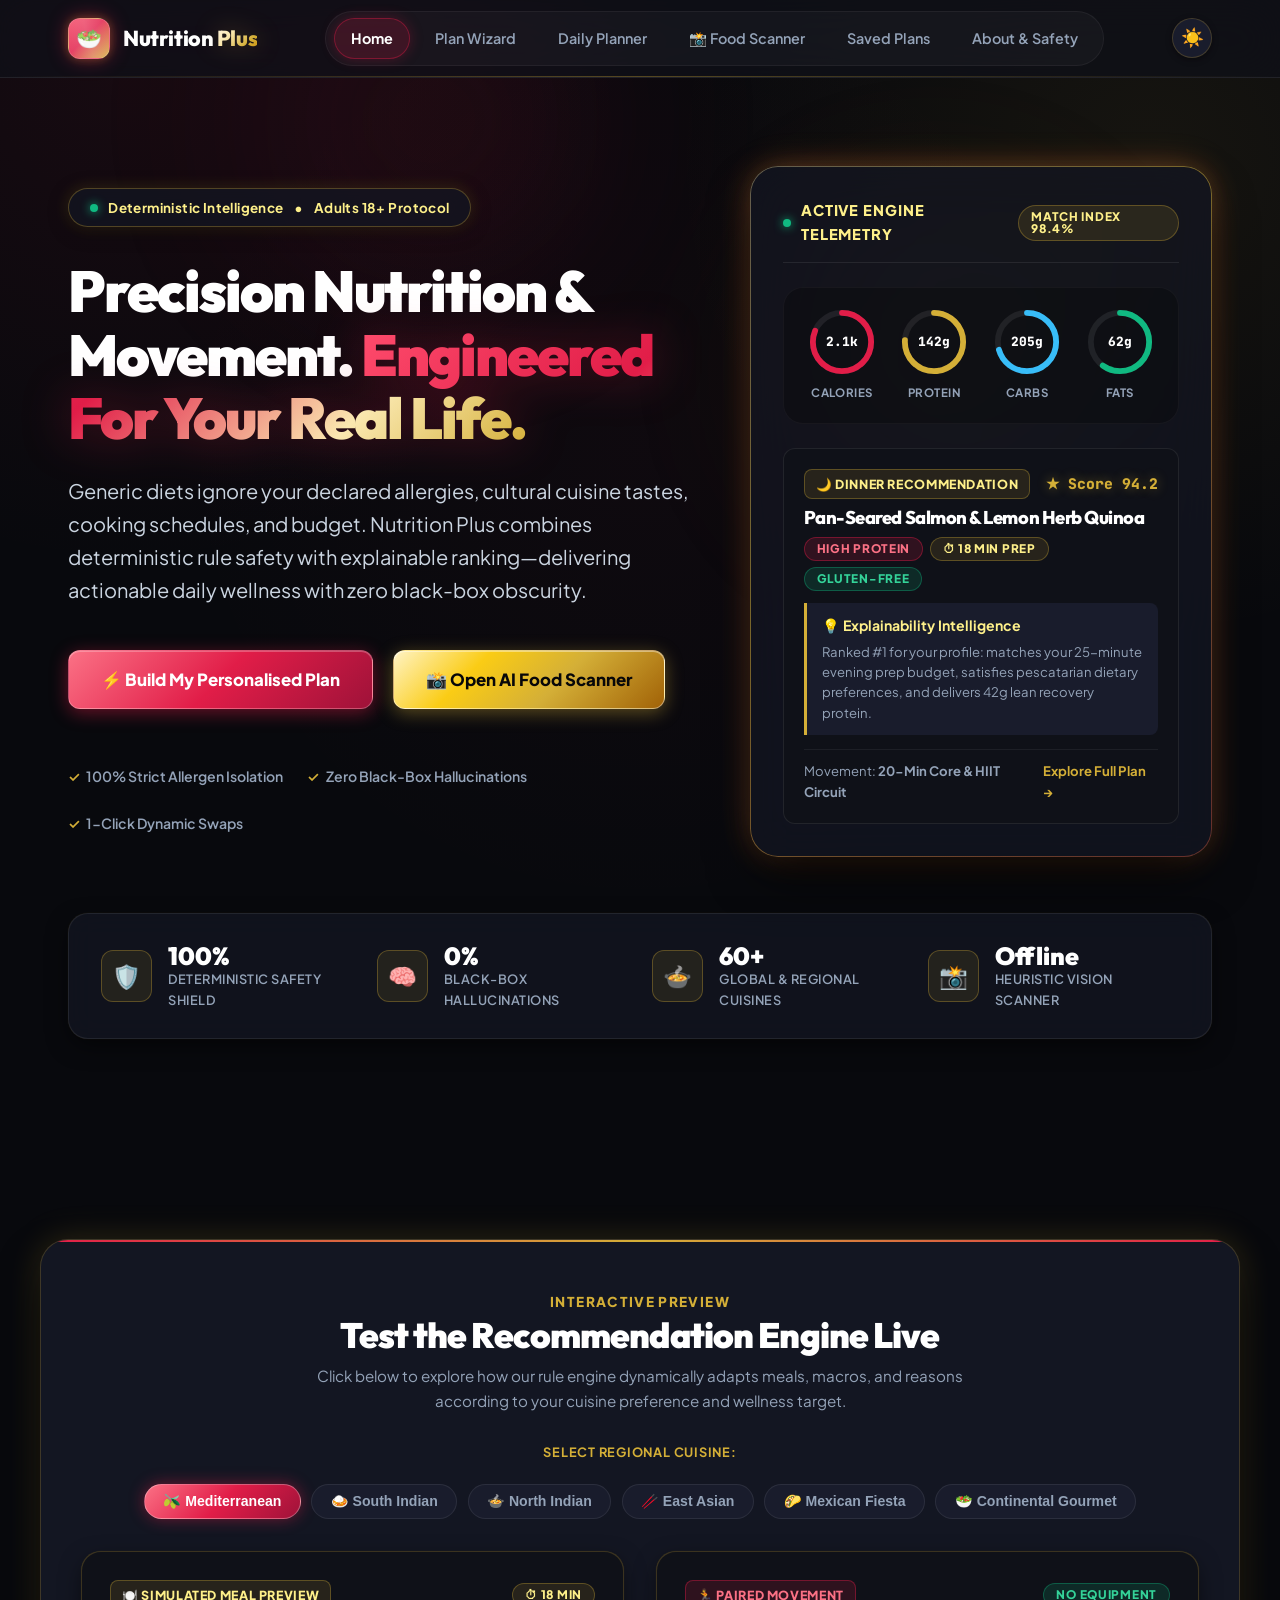
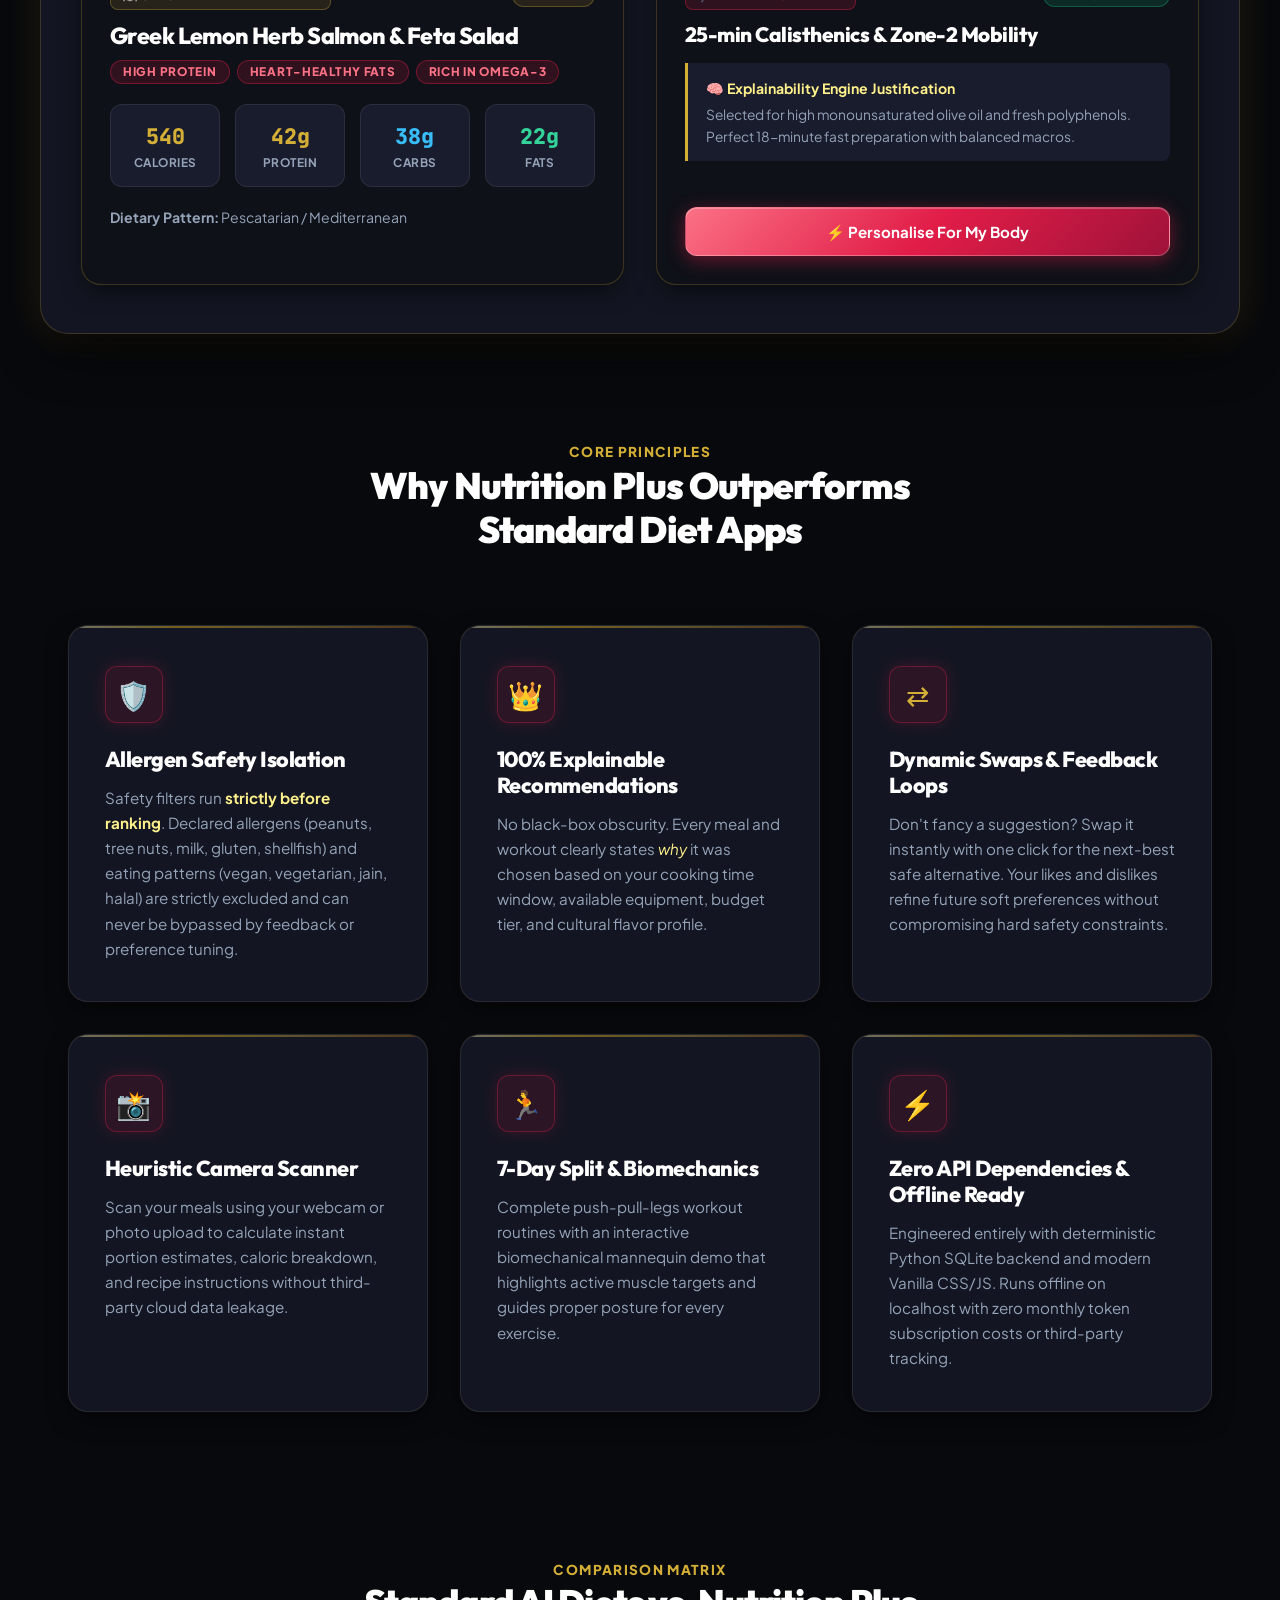
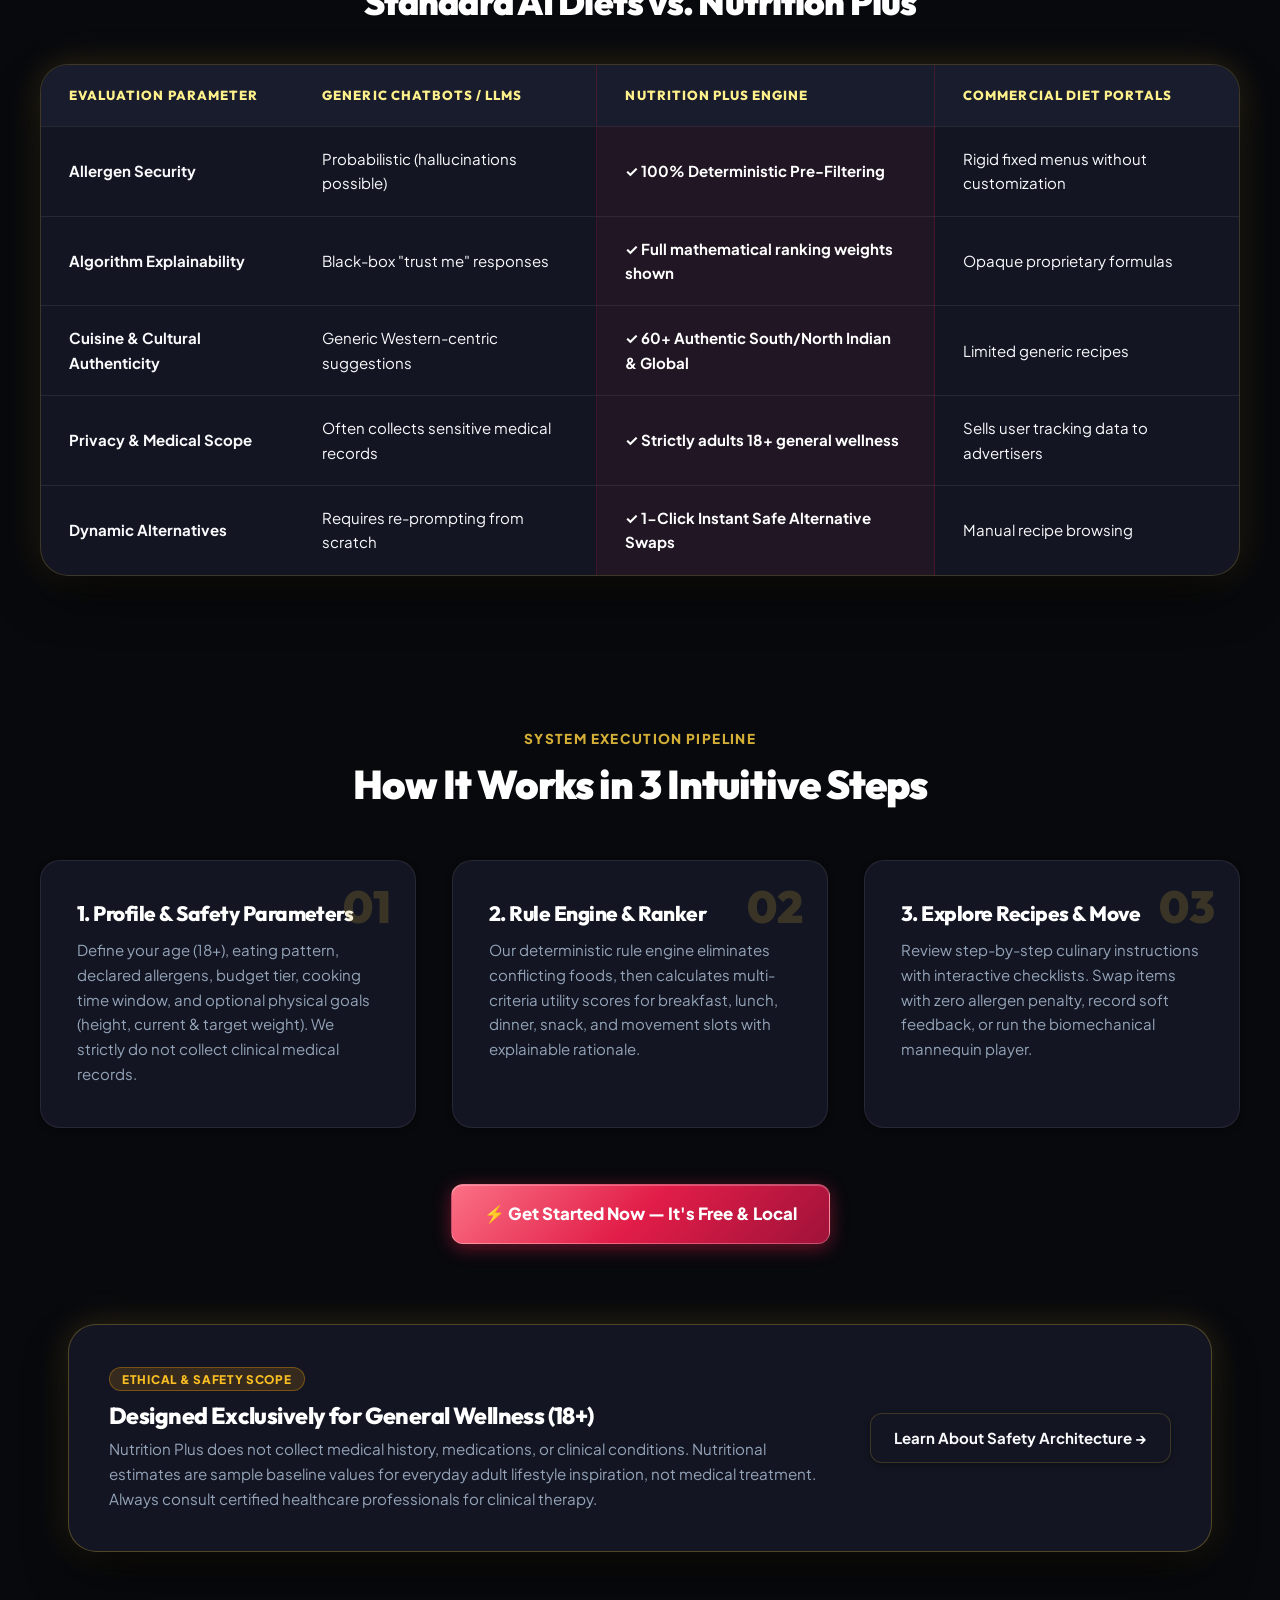
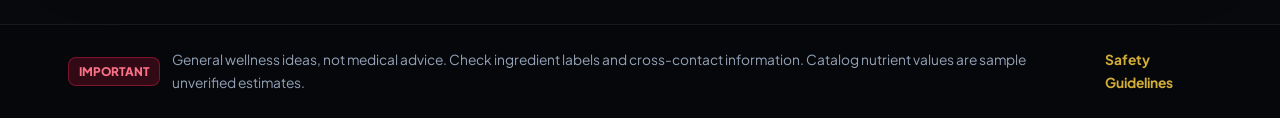
<file: frontend/index.html>
<!DOCTYPE html>
<html lang="en" data-theme="dark">
<head>
  <meta charset="UTF-8">
  <meta name="viewport" content="width=device-width, initial-scale=1.0">
  <meta name="description" content="Nutrition Plus: Ultra-professional rule-based personalized nutrition and fitness recommendation system for adults 18+ general wellness.">
  <title>Nutrition Plus | Precision Nutrition & Movement Platform</title>
  <script>
    // Immediate Theme Initialization (Prevents flash of light theme)
    (function() {
      var savedTheme = localStorage.getItem("nutrition_plus_theme") || "dark";
      document.documentElement.setAttribute("data-theme", savedTheme);
    })();
  </script>
  <link rel="stylesheet" href="css/styles.css">
  <link rel="stylesheet" href="css/responsive.css">
  <link rel="preconnect" href="https://fonts.googleapis.com">
  <link rel="preconnect" href="https://fonts.gstatic.com" crossorigin>
  <link href="https://fonts.googleapis.com/css2?family=Outfit:wght@400;500;600;700;800;900&family=Plus+Jakarta+Sans:wght@400;500;600;700;800&family=Inter:wght@400;500;600;700&family=JetBrains+Mono:wght@400;600&display=swap" rel="stylesheet">
</head>
<body>
  <!-- Ambient Radiance Background Canvas -->
  <div class="ambient-glow-wrap" aria-hidden="true">
    <div class="ambient-orb orb-primary"></div>
    <div class="ambient-orb orb-gold"></div>
  </div>

  <!-- Header / Navigation -->
  <header class="navbar">
    <div class="container nav-container">
      <a href="index.html" class="logo-wrap" aria-label="Nutrition Plus Homepage">
        <div class="logo-badge">🥗</div>
        <span>Nutrition <span class="logo-text-accent">Plus</span></span>
      </a>

      <ul class="nav-links" id="nav-links">
        <li><a href="index.html" class="nav-link active">Home</a></li>
        <li><a href="profile.html" class="nav-link">Plan Wizard</a></li>
        <li><a href="results.html" class="nav-link">Daily Planner</a></li>
        <li><a href="scanner.html" class="nav-link">📸 Food Scanner</a></li>
        <li><a href="saved.html" class="nav-link">Saved Plans</a></li>
        <li><a href="about.html" class="nav-link">About & Safety</a></li>
      </ul>

      <div class="nav-actions">
        <a href="profile.html" class="btn btn-primary btn-sm" style="display: none; @media(min-width: 768px){display: inline-flex;}">
          ⚡ Build Plan
        </a>
        <button id="theme-toggle" class="btn-theme-toggle" onclick="window.toggleTheme && window.toggleTheme()" title="Toggle Night/Day Mode" aria-label="Toggle Night Mode">☀️</button>
        <button id="hamburger-btn" class="hamburger-btn" aria-label="Toggle navigation" aria-expanded="false">☰</button>
      </div>
    </div>
  </header>

  <main>
    <!-- HERO SECTION WITH LIVE SHOWCASE PANEL -->
    <section class="hero">
      <div class="container">
        <div class="hero-layout-grid">
          <!-- Left Column: Compelling Typography & CTAs -->
          <div>
            <div class="hero-pill">
              <span class="live-pulse-dot"></span>
              <span>Deterministic Intelligence</span> • 
              <span style="color: var(--gold-light);">Adults 18+ Protocol</span>
            </div>

            <h1 class="hero-title">
              Precision Nutrition & Movement. <span>Engineered For Your Real Life.</span>
            </h1>

            <p class="hero-subtitle">
              Generic diets ignore your declared allergies, cultural cuisine tastes, cooking schedules, and budget. 
              Nutrition Plus combines deterministic rule safety with explainable ranking—delivering actionable daily wellness with zero black-box obscurity.
            </p>

            <div class="hero-cta-group">
              <a href="profile.html" class="btn btn-primary btn-lg" id="btn-hero-build">
                ⚡ Build My Personalised Plan
              </a>
              <a href="scanner.html" class="btn btn-accent btn-lg">
                📸 Open AI Food Scanner
              </a>
            </div>

            <div style="display: flex; gap: 1.5rem; flex-wrap: wrap; color: var(--text-muted); font-size: 0.88rem; font-weight: 600;">
              <span style="display: flex; align-items: center; gap: 0.4rem;">
                <span style="color: var(--gold);">✓</span> 100% Strict Allergen Isolation
              </span>
              <span style="display: flex; align-items: center; gap: 0.4rem;">
                <span style="color: var(--gold);">✓</span> Zero Black-Box Hallucinations
              </span>
              <span style="display: flex; align-items: center; gap: 0.4rem;">
                <span style="color: var(--gold);">✓</span> 1-Click Dynamic Swaps
              </span>
            </div>
          </div>

          <!-- Right Column: Interactive Live Showcase Panel -->
          <div class="hero-showcase-panel">
            <div class="showcase-header">
              <div class="showcase-header-title">
                <span class="live-pulse-dot"></span>
                <span>Active Engine Telemetry</span>
              </div>
              <span class="badge badge-gold">Match Index 98.4%</span>
            </div>

            <!-- Animated Circular SVG Macro Rings -->
            <div class="macro-rings-wrap">
              <div class="macro-ring-item">
                <div class="ring-svg-box">
                  <svg class="ring-svg" viewBox="0 0 70 70">
                    <circle class="ring-bg" cx="35" cy="35" r="30"></circle>
                    <circle class="ring-fill ring-fill-cal" cx="35" cy="35" r="30"></circle>
                  </svg>
                  <span class="ring-inner-val">2.1k</span>
                </div>
                <span class="macro-ring-lbl">Calories</span>
              </div>

              <div class="macro-ring-item">
                <div class="ring-svg-box">
                  <svg class="ring-svg" viewBox="0 0 70 70">
                    <circle class="ring-bg" cx="35" cy="35" r="30"></circle>
                    <circle class="ring-fill ring-fill-pro" cx="35" cy="35" r="30"></circle>
                  </svg>
                  <span class="ring-inner-val">142g</span>
                </div>
                <span class="macro-ring-lbl">Protein</span>
              </div>

              <div class="macro-ring-item">
                <div class="ring-svg-box">
                  <svg class="ring-svg" viewBox="0 0 70 70">
                    <circle class="ring-bg" cx="35" cy="35" r="30"></circle>
                    <circle class="ring-fill ring-fill-car" cx="35" cy="35" r="30"></circle>
                  </svg>
                  <span class="ring-inner-val">205g</span>
                </div>
                <span class="macro-ring-lbl">Carbs</span>
              </div>

              <div class="macro-ring-item">
                <div class="ring-svg-box">
                  <svg class="ring-svg" viewBox="0 0 70 70">
                    <circle class="ring-bg" cx="35" cy="35" r="30"></circle>
                    <circle class="ring-fill ring-fill-fat" cx="35" cy="35" r="30"></circle>
                  </svg>
                  <span class="ring-inner-val">62g</span>
                </div>
                <span class="macro-ring-lbl">Fats</span>
              </div>
            </div>

            <!-- Curated Sample Meal Card Preview -->
            <div class="showcase-meal-card">
              <div class="showcase-meal-badge">
                <span class="slot-tag">🌙 Dinner Recommendation</span>
                <span class="score-badge">★ Score 94.2</span>
              </div>
              <h3 class="showcase-meal-title">Pan-Seared Salmon & Lemon Herb Quinoa</h3>
              <div style="display: flex; gap: 0.4rem; flex-wrap: wrap; margin-bottom: 0.75rem;">
                <span class="badge badge-primary">High Protein</span>
                <span class="badge badge-gold">⏱ 18 min prep</span>
                <span class="badge badge-success">Gluten-Free</span>
              </div>
              <div class="reason-box" style="margin-bottom: 0.85rem; padding: 0.75rem 0.95rem; font-size: 0.82rem;">
                <strong>💡 Explainability Intelligence</strong>
                Ranked #1 for your profile: matches your 25-minute evening prep budget, satisfies pescatarian dietary preferences, and delivers 42g lean recovery protein.
              </div>
              <div style="display: flex; justify-content: space-between; align-items: center; font-size: 0.82rem; color: var(--text-muted); border-top: 1px solid rgba(255, 255, 255, 0.06); padding-top: 0.65rem;">
                <span>Movement: <strong>20-Min Core & HIIT Circuit</strong></span>
                <a href="profile.html" style="color: var(--gold); text-decoration: none; font-weight: 700;">Explore Full Plan →</a>
              </div>
            </div>
          </div>
        </div>

        <!-- System Capabilities & Trust Stat Bar -->
        <div class="trust-bar">
          <div class="trust-item">
            <div class="trust-icon">🛡️</div>
            <div>
              <div class="trust-number">100%</div>
              <div class="trust-desc">Deterministic Safety Shield</div>
            </div>
          </div>

          <div class="trust-item">
            <div class="trust-icon">🧠</div>
            <div>
              <div class="trust-number">0%</div>
              <div class="trust-desc">Black-Box Hallucinations</div>
            </div>
          </div>

          <div class="trust-item">
            <div class="trust-icon">🍲</div>
            <div>
              <div class="trust-number">60+</div>
              <div class="trust-desc">Global & Regional Cuisines</div>
            </div>
          </div>

          <div class="trust-item">
            <div class="trust-icon">📸</div>
            <div>
              <div class="trust-number">Offline</div>
              <div class="trust-desc">Heuristic Vision Scanner</div>
            </div>
          </div>
        </div>
      </div>
    </section>

    <!-- INTERACTIVE LIVE PLAYGROUND: TASTE & GOAL SIMULATOR -->
    <section class="simulator-section container">
      <div class="simulator-card">
        <div style="text-align: center; max-width: 680px; margin: 0 auto 1.5rem;">
          <span class="section-tag">Interactive Preview</span>
          <h2 style="font-size: 2.2rem; font-weight: 900; margin-bottom: 0.5rem; color: #ffffff;">
            Test the Recommendation Engine Live
          </h2>
          <p style="color: var(--text-muted); font-size: 0.95rem;">
            Click below to explore how our rule engine dynamically adapts meals, macros, and reasons according to your cuisine preference and wellness target.
          </p>
        </div>

        <!-- Filter Row 1: Cuisines -->
        <div style="text-align: center; margin-bottom: 0.5rem;">
          <span style="font-size: 0.8rem; font-weight: 700; text-transform: uppercase; color: var(--gold); letter-spacing: 0.06em;">Select Regional Cuisine:</span>
        </div>
        <div class="filter-pills-row" style="justify-content: center;" id="sim-cuisine-pills">
          <button class="sim-pill active" data-cuisine="mediterranean">🫒 Mediterranean</button>
          <button class="sim-pill" data-cuisine="south_indian">🍛 South Indian</button>
          <button class="sim-pill" data-cuisine="north_indian">🍲 North Indian</button>
          <button class="sim-pill" data-cuisine="east_asian">🥢 East Asian</button>
          <button class="sim-pill" data-cuisine="mexican">🌮 Mexican Fiesta</button>
          <button class="sim-pill" data-cuisine="continental">🥗 Continental Gourmet</button>
        </div>

        <!-- Dynamic Output Grid -->
        <div class="sim-preview-grid" id="sim-output-box" style="margin-top: 1.5rem;">
          <!-- Dynamically populated via simulator module -->
        </div>
      </div>
    </section>

    <!-- KEY ARCHITECTURAL PILLARS (BENTO GRID) -->
    <section class="container">
      <div style="text-align: center; max-width: 700px; margin: 2rem auto 1rem;">
        <span class="section-tag">Core Principles</span>
        <h2 style="font-size: 2.3rem; font-weight: 900; color: #ffffff;">
          Why Nutrition Plus Outperforms Standard Diet Apps
        </h2>
      </div>

      <div class="features-grid">
        <div class="feature-card">
          <div class="feature-icon">🛡️</div>
          <h3 class="feature-title">Allergen Safety Isolation</h3>
          <p class="feature-desc">
            Safety filters run <strong style="color: var(--gold-light);">strictly before ranking</strong>. Declared allergens (peanuts, tree nuts, milk, gluten, shellfish) 
            and eating patterns (vegan, vegetarian, jain, halal) are strictly excluded and can never be bypassed by feedback or preference tuning.
          </p>
        </div>

        <div class="feature-card">
          <div class="feature-icon">👑</div>
          <h3 class="feature-title">100% Explainable Recommendations</h3>
          <p class="feature-desc">
            No black-box obscurity. Every meal and workout clearly states <em style="color: var(--gold-light);">why</em> it was chosen 
            based on your cooking time window, available equipment, budget tier, and cultural flavor profile.
          </p>
        </div>

        <div class="feature-card">
          <div class="feature-icon">⇄</div>
          <h3 class="feature-title">Dynamic Swaps & Feedback Loops</h3>
          <p class="feature-desc">
            Don't fancy a suggestion? Swap it instantly with one click for the next-best safe alternative. 
            Your likes and dislikes refine future soft preferences without compromising hard safety constraints.
          </p>
        </div>

        <div class="feature-card">
          <div class="feature-icon">📸</div>
          <h3 class="feature-title">Heuristic Camera Scanner</h3>
          <p class="feature-desc">
            Scan your meals using your webcam or photo upload to calculate instant portion estimates, 
            caloric breakdown, and recipe instructions without third-party cloud data leakage.
          </p>
        </div>

        <div class="feature-card">
          <div class="feature-icon">🏃</div>
          <h3 class="feature-title">7-Day Split & Biomechanics</h3>
          <p class="feature-desc">
            Complete push-pull-legs workout routines with an interactive biomechanical mannequin demo 
            that highlights active muscle targets and guides proper posture for every exercise.
          </p>
        </div>

        <div class="feature-card">
          <div class="feature-icon">⚡</div>
          <h3 class="feature-title">Zero API Dependencies & Offline Ready</h3>
          <p class="feature-desc">
            Engineered entirely with deterministic Python SQLite backend and modern Vanilla CSS/JS. 
            Runs offline on localhost with zero monthly token subscription costs or third-party tracking.
          </p>
        </div>
      </div>
    </section>

    <!-- ENTERPRISE PLATFORM COMPARISON MATRIX -->
    <section class="matrix-section container">
      <div style="text-align: center; max-width: 680px; margin: 0 auto;">
        <span class="section-tag">Comparison Matrix</span>
        <h2 style="font-size: 2.2rem; font-weight: 900; color: #ffffff;">
          Standard AI Diets vs. Nutrition Plus
        </h2>
      </div>

      <div class="matrix-table-wrap">
        <table class="matrix-table">
          <thead>
            <tr>
              <th>Evaluation Parameter</th>
              <th>Generic Chatbots / LLMs</th>
              <th class="matrix-col-highlight">Nutrition Plus Engine</th>
              <th>Commercial Diet Portals</th>
            </tr>
          </thead>
          <tbody>
            <tr>
              <td><strong>Allergen Security</strong></td>
              <td>Probabilistic (hallucinations possible)</td>
              <td class="matrix-col-highlight">✓ 100% Deterministic Pre-Filtering</td>
              <td>Rigid fixed menus without customization</td>
            </tr>
            <tr>
              <td><strong>Algorithm Explainability</strong></td>
              <td>Black-box "trust me" responses</td>
              <td class="matrix-col-highlight">✓ Full mathematical ranking weights shown</td>
              <td>Opaque proprietary formulas</td>
            </tr>
            <tr>
              <td><strong>Cuisine & Cultural Authenticity</strong></td>
              <td>Generic Western-centric suggestions</td>
              <td class="matrix-col-highlight">✓ 60+ Authentic South/North Indian & Global</td>
              <td>Limited generic recipes</td>
            </tr>
            <tr>
              <td><strong>Privacy & Medical Scope</strong></td>
              <td>Often collects sensitive medical records</td>
              <td class="matrix-col-highlight">✓ Strictly adults 18+ general wellness</td>
              <td>Sells user tracking data to advertisers</td>
            </tr>
            <tr>
              <td><strong>Dynamic Alternatives</strong></td>
              <td>Requires re-prompting from scratch</td>
              <td class="matrix-col-highlight">✓ 1-Click Instant Safe Alternative Swaps</td>
              <td>Manual recipe browsing</td>
            </tr>
          </tbody>
        </table>
      </div>
    </section>

    <!-- HOW IT WORKS IN 3 STEPS -->
    <section class="how-it-works container">
      <div class="section-tag">System Execution Pipeline</div>
      <h2 class="section-title">How It Works in 3 Intuitive Steps</h2>

      <div class="steps-grid">
        <div class="step-card">
          <span class="step-number">01</span>
          <h3 class="step-title">1. Profile & Safety Parameters</h3>
          <p class="step-desc">
            Define your age (18+), eating pattern, declared allergens, budget tier, cooking time window, 
            and optional physical goals (height, current & target weight). We strictly do not collect clinical medical records.
          </p>
        </div>

        <div class="step-card">
          <span class="step-number">02</span>
          <h3 class="step-title">2. Rule Engine & Ranker</h3>
          <p class="step-desc">
            Our deterministic rule engine eliminates conflicting foods, then calculates multi-criteria utility scores 
            for breakfast, lunch, dinner, snack, and movement slots with explainable rationale.
          </p>
        </div>

        <div class="step-card">
          <span class="step-number">03</span>
          <h3 class="step-title">3. Explore Recipes & Move</h3>
          <p class="step-desc">
            Review step-by-step culinary instructions with interactive checklists. Swap items with zero allergen penalty, 
            record soft feedback, or run the biomechanical mannequin player.
          </p>
        </div>
      </div>

      <div style="margin-top: 3.5rem;">
        <a href="profile.html" class="btn btn-primary btn-lg">⚡ Get Started Now — It's Free & Local</a>
      </div>
    </section>

    <!-- ETHICAL & SAFETY SCOPE CARD -->
    <section class="container" style="margin-bottom: 4.5rem;">
      <div style="background: var(--bg-card); border: 1px solid var(--gold-border); border-radius: var(--radius-xl); padding: 2.5rem; display: flex; align-items: center; justify-content: space-between; flex-wrap: wrap; gap: 1.75rem; box-shadow: var(--shadow-xl);">
        <div>
          <span class="badge badge-warning" style="margin-bottom: 0.65rem;">Ethical & Safety Scope</span>
          <h3 style="font-size: 1.45rem; font-weight: 800; margin-bottom: 0.4rem; color: #ffffff;">
            Designed Exclusively for General Wellness (18+)
          </h3>
          <p style="color: var(--text-muted); font-size: 0.95rem; max-width: 720px; line-height: 1.65;">
            Nutrition Plus does not collect medical history, medications, or clinical conditions. 
            Nutritional estimates are sample baseline values for everyday adult lifestyle inspiration, not medical treatment. Always consult certified healthcare professionals for clinical therapy.
          </p>
        </div>
        <a href="about.html" class="btn btn-secondary">Learn About Safety Architecture →</a>
      </div>
    </section>
  </main>

  <!-- Persistent Mandatory Disclaimer Footer -->
  <footer class="disclaimer-banner">
    <div class="container disclaimer-content">
      <div class="disclaimer-text">
        <span class="disclaimer-badge">IMPORTANT</span>
        <span>General wellness ideas, not medical advice. Check ingredient labels and cross-contact information. Catalog nutrient values are sample unverified estimates.</span>
      </div>
      <div>
        <a href="about.html" style="color: var(--gold); text-decoration: none; font-weight: 700;">Safety Guidelines</a>
      </div>
    </div>
  </footer>

  <script type="module">
    import { initThemeToggle, initMobileNav } from "./js/utils.js";
    initThemeToggle();
    initMobileNav();

    // Interactive Taste & Goal Simulator Data & Logic
    const SIM_DATA = {
      mediterranean: {
        title: "Greek Lemon Herb Salmon & Feta Salad",
        calories: 540,
        protein: "42g",
        carbs: "38g",
        fats: "22g",
        time: "18 min",
        diet: "Pescatarian / Mediterranean",
        tags: ["High Protein", "Heart-Healthy Fats", "Rich in Omega-3"],
        workout: "25-min Calisthenics & Zone-2 Mobility",
        why: "Selected for high monounsaturated olive oil and fresh polyphenols. Perfect 18-minute fast preparation with balanced macros."
      },
      south_indian: {
        title: "Ragi Dosa with Vegetable Sambar & Coconut Chutney",
        calories: 460,
        protein: "16g",
        carbs: "68g",
        fats: "14g",
        time: "20 min",
        diet: "Vegetarian / Vegan Friendly",
        tags: ["Gluten-Free Grain", "High Dietary Fiber", "Calcium Rich"],
        workout: "20-min Dynamic Core & Suryanamaskar Flow",
        why: "Finger millet (Ragi) delivers slow-burning complex carbs, gut-friendly fiber, and high bioavailable calcium with zero refined flour."
      },
      north_indian: {
        title: "Tandoori Paneer Tikka with Spiced Sprout Chaat",
        calories: 520,
        protein: "32g",
        carbs: "34g",
        fats: "26g",
        time: "25 min",
        diet: "Vegetarian / High Protein",
        tags: ["Complete Protein", "Low Glycemic Index", "Antioxidant Rich"],
        workout: "30-min Push-Day Dumbbell / Resistance Bands",
        why: "Combines slow-digesting casein from cottage cheese with micronutrient-dense sprouted legumes to maximize lean muscle tone."
      },
      east_asian: {
        title: "Stir-Fried Sesame Edamame Tofu with Garlic Greens",
        calories: 480,
        protein: "34g",
        carbs: "42g",
        fats: "18g",
        time: "15 min",
        diet: "100% Plant-Based Vegan",
        tags: ["Zero Cholesterol", "Under 15 Mins", "Iron & Folate"],
        workout: "20-min Explosive HIIT Bodyweight Circuits",
        why: "Ultra-fast high-heat wok searing retains micronutrient crispness and delivers 34g of clean isoflavone-rich plant protein."
      },
      mexican: {
        title: "Fiesta Black Bean & Avocado Bowl with Roasted Corn",
        calories: 510,
        protein: "22g",
        carbs: "64g",
        fats: "19g",
        time: "15 min",
        diet: "Vegan / Dairy-Free",
        tags: ["Soluble Fiber", "Potassium Packed", "No Added Sugar"],
        workout: "25-min Functional Kettlebell / Backpack Swings",
        why: "Black beans and avocado create a sustained satiety curve, reducing post-prandial glucose spikes while delivering rich potassium."
      },
      continental: {
        title: "Rosemary Grilled Chicken Breast with Sweet Potato Mash",
        calories: 560,
        protein: "48g",
        carbs: "46g",
        fats: "16g",
        time: "25 min",
        diet: "High Protein Athletic",
        tags: ["Lean Protein", "Beta-Carotene", "Gluten-Free"],
        workout: "35-min Hypertrophy Resistance Training",
        why: "Classic athletic fuel: lean poultry paired with complex low-GI beta-carotene sweet potatoes for sustained glycogen replenishment."
      }
    };

    function renderSimulator(cuisineKey) {
      const item = SIM_DATA[cuisineKey] || SIM_DATA.mediterranean;
      const container = document.getElementById("sim-output-box");
      if (!container) return;

      container.innerHTML = `
        <div style="background: var(--bg-surface); border: 1px solid var(--border); border-radius: var(--radius-lg); padding: 1.75rem; box-shadow: var(--shadow-md);">
          <div style="display: flex; justify-content: space-between; align-items: center; margin-bottom: 0.75rem;">
            <span class="slot-tag">🍽️ Simulated Meal Preview</span>
            <span class="badge badge-gold">⏱ ${item.time}</span>
          </div>
          <h3 style="font-size: 1.45rem; font-weight: 800; color: #ffffff; margin-bottom: 0.6rem;">${item.title}</h3>
          <div style="display: flex; gap: 0.45rem; flex-wrap: wrap; margin-bottom: 1.25rem;">
            ${item.tags.map(t => `<span class="badge badge-primary">${t}</span>`).join("")}
          </div>
          <div class="macro-grid" style="margin-bottom: 1.25rem;">
            <div class="macro-box">
              <div class="macro-val">${item.calories}</div>
              <div class="macro-lbl">Calories</div>
            </div>
            <div class="macro-box">
              <div class="macro-val" style="color: var(--gold);">${item.protein}</div>
              <div class="macro-lbl">Protein</div>
            </div>
            <div class="macro-box">
              <div class="macro-val" style="color: #38bdf8;">${item.carbs}</div>
              <div class="macro-lbl">Carbs</div>
            </div>
            <div class="macro-box">
              <div class="macro-val" style="color: #34d399;">${item.fats}</div>
              <div class="macro-lbl">Fats</div>
            </div>
          </div>
          <p style="font-size: 0.88rem; color: var(--text-muted); line-height: 1.55;">
            <strong>Dietary Pattern:</strong> ${item.diet}
          </p>
        </div>

        <div style="background: var(--bg-surface); border: 1px solid var(--border); border-radius: var(--radius-lg); padding: 1.75rem; display: flex; flex-direction: column; justify-content: space-between; box-shadow: var(--shadow-md);">
          <div>
            <div style="display: flex; justify-content: space-between; align-items: center; margin-bottom: 0.75rem;">
              <span class="slot-tag" style="background: rgba(225, 29, 72, 0.15); border-color: rgba(225, 29, 72, 0.4); color: #fb7185;">🏃 Paired Movement</span>
              <span class="badge badge-success">No Equipment</span>
            </div>
            <h3 style="font-size: 1.3rem; font-weight: 800; color: #ffffff; margin-bottom: 0.65rem;">${item.workout}</h3>
            
            <div class="reason-box" style="margin-top: 1rem;">
              <strong>🧠 Explainability Engine Justification</strong>
              ${item.why}
            </div>
          </div>

          <div style="margin-top: 1.5rem; display: flex; gap: 0.75rem;">
            <a href="profile.html" class="btn btn-primary" style="flex: 1;">
              ⚡ Personalise For My Body
            </a>
          </div>
        </div>
      `;
    }

    // Attach pill click listeners
    const pills = document.querySelectorAll("#sim-cuisine-pills .sim-pill");
    pills.forEach(btn => {
      btn.addEventListener("click", () => {
        pills.forEach(p => p.classList.remove("active"));
        btn.classList.add("active");
        renderSimulator(btn.getAttribute("data-cuisine"));
      });
    });

    // Initial render
    renderSimulator("mediterranean");
  </script>
</body>
</html>
</file>
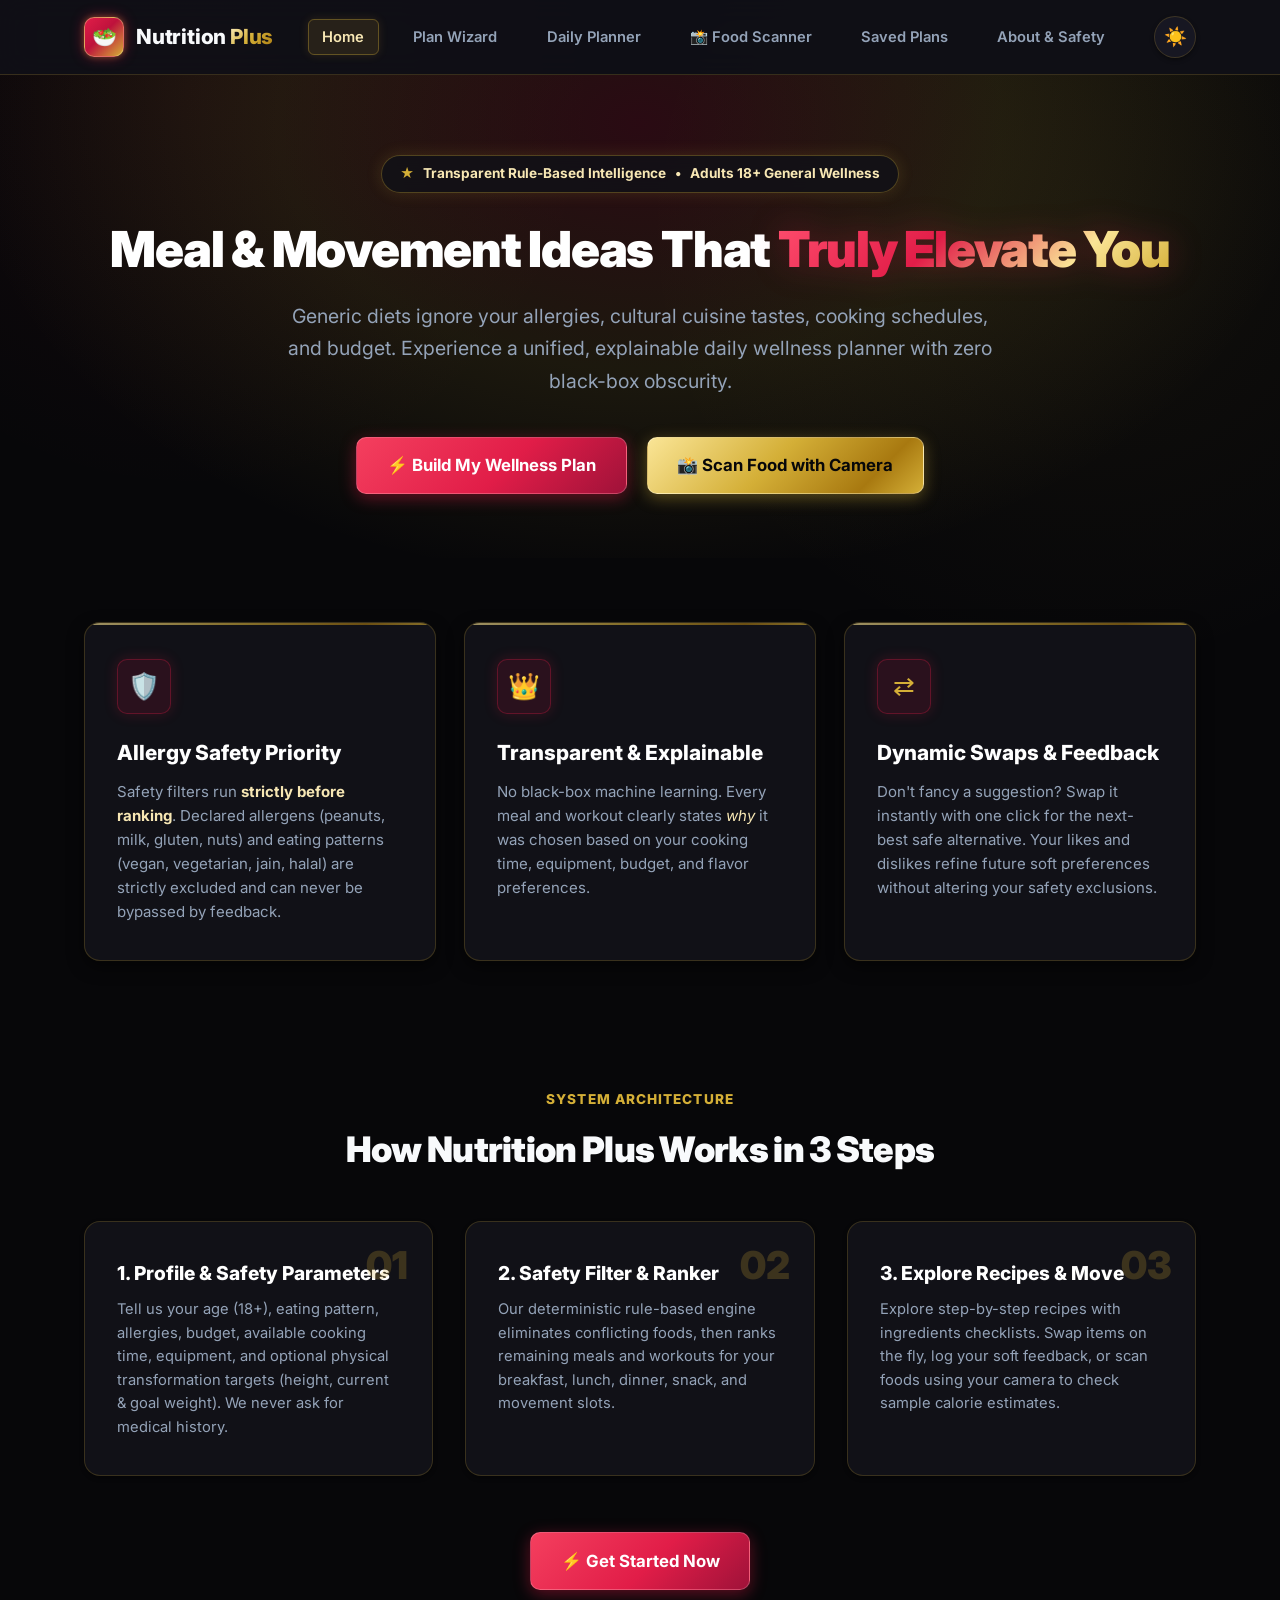
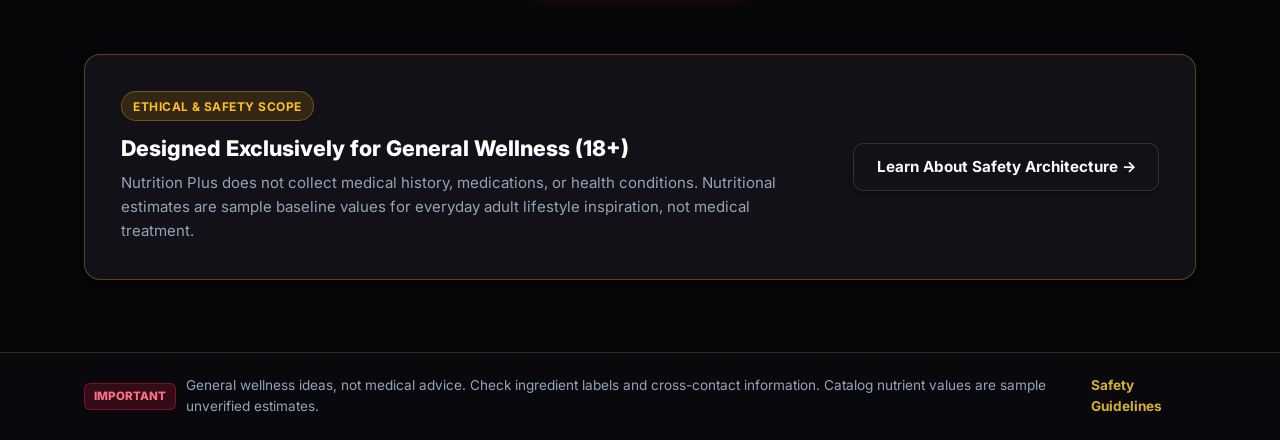
<file: nutrition-plus/frontend/index.html>
<!DOCTYPE html>
<html lang="en" data-theme="dark">
<head>
  <meta charset="UTF-8">
  <meta name="viewport" content="width=device-width, initial-scale=1.0">
  <meta name="description" content="Nutrition Plus: Luxury rule-based personalised nutrition and fitness recommendation system for adults 18+ general wellness.">
  <title>Nutrition Plus | AI-Based Nutrition & Fitness Recommendations</title>
  <script>
    // Immediate Theme Initialization (Prevents flash of light theme)
    (function() {
      var savedTheme = localStorage.getItem("nutrition_plus_theme") || "dark";
      document.documentElement.setAttribute("data-theme", savedTheme);
    })();
  </script>
  <link rel="stylesheet" href="css/styles.css">
  <link rel="stylesheet" href="css/responsive.css">
  <link rel="preconnect" href="https://fonts.googleapis.com">
  <link rel="preconnect" href="https://fonts.gstatic.com" crossorigin>
  <link href="https://fonts.googleapis.com/css2?family=Inter:wght@400;500;600;700;800;900&display=swap" rel="stylesheet">
</head>
<body>
  <!-- Header / Navigation -->
  <header class="navbar">
    <div class="container nav-container">
      <a href="index.html" class="logo-wrap">
        <div class="logo-badge">🥗</div>
        <span>Nutrition <span class="logo-text-accent">Plus</span></span>
      </a>

      <ul class="nav-links" id="nav-links">
        <li><a href="index.html" class="nav-link active">Home</a></li>
        <li><a href="profile.html" class="nav-link">Plan Wizard</a></li>
        <li><a href="results.html" class="nav-link">Daily Planner</a></li>
        <li><a href="scanner.html" class="nav-link">📸 Food Scanner</a></li>
        <li><a href="saved.html" class="nav-link">Saved Plans</a></li>
        <li><a href="about.html" class="nav-link">About & Safety</a></li>
      </ul>

      <div class="nav-actions">
        <button id="theme-toggle" class="btn-theme-toggle" onclick="window.toggleTheme && window.toggleTheme()" title="Toggle Night/Day Mode" aria-label="Toggle Night Mode">☀️</button>
        <button id="hamburger-btn" class="hamburger-btn" aria-label="Toggle navigation" aria-expanded="false">☰</button>
      </div>
    </div>
  </header>

  <main>
    <!-- Hero Section -->
    <section class="hero">
      <div class="container">
        <div class="hero-pill">
          <span style="color: var(--gold);">★</span>
          <span>Transparent Rule-Based Intelligence</span> • 
          <span style="color: var(--gold-light);">Adults 18+ General Wellness</span>
        </div>
        <h1 class="hero-title">
          Meal & Movement Ideas That <span>Truly Elevate You</span>
        </h1>
        <p class="hero-subtitle">
          Generic diets ignore your allergies, cultural cuisine tastes, cooking schedules, and budget. 
          Experience a unified, explainable daily wellness planner with zero black-box obscurity.
        </p>
        <div class="hero-cta-group">
          <a href="profile.html" class="btn btn-primary btn-lg" id="btn-hero-build">
            ⚡ Build My Wellness Plan
          </a>
          <a href="scanner.html" class="btn btn-accent btn-lg">
            📸 Scan Food with Camera
          </a>
        </div>
      </div>
    </section>

    <!-- Key Principles / Features Grid -->
    <section class="container">
      <div class="features-grid">
        <div class="feature-card">
          <div class="feature-icon">🛡️</div>
          <h2 class="feature-title">Allergy Safety Priority</h2>
          <p class="feature-desc">
            Safety filters run <strong style="color: var(--gold-light);">strictly before ranking</strong>. Declared allergens (peanuts, milk, gluten, nuts) 
            and eating patterns (vegan, vegetarian, jain, halal) are strictly excluded and can never be bypassed by feedback.
          </p>
        </div>

        <div class="feature-card">
          <div class="feature-icon">👑</div>
          <h2 class="feature-title">Transparent & Explainable</h2>
          <p class="feature-desc">
            No black-box machine learning. Every meal and workout clearly states <em style="color: var(--gold-light);">why</em> it was chosen 
            based on your cooking time, equipment, budget, and flavor preferences.
          </p>
        </div>

        <div class="feature-card">
          <div class="feature-icon">⇄</div>
          <h2 class="feature-title">Dynamic Swaps & Feedback</h2>
          <p class="feature-desc">
            Don't fancy a suggestion? Swap it instantly with one click for the next-best safe alternative. 
            Your likes and dislikes refine future soft preferences without altering your safety exclusions.
          </p>
        </div>
      </div>
    </section>

    <!-- How It Works Section -->
    <section class="how-it-works">
      <div class="container">
        <div class="section-tag">System Architecture</div>
        <h2 class="section-title">How Nutrition Plus Works in 3 Steps</h2>

        <div class="steps-grid">
          <div class="step-card">
            <span class="step-number">01</span>
            <h3 class="step-title">1. Profile & Safety Parameters</h3>
            <p class="step-desc">
              Tell us your age (18+), eating pattern, allergies, budget, available cooking time, equipment, 
              and optional physical transformation targets (height, current & goal weight). We never ask for medical history.
            </p>
          </div>

          <div class="step-card">
            <span class="step-number">02</span>
            <h3 class="step-title">2. Safety Filter & Ranker</h3>
            <p class="step-desc">
              Our deterministic rule-based engine eliminates conflicting foods, then ranks remaining meals and 
              workouts for your breakfast, lunch, dinner, snack, and movement slots.
            </p>
          </div>

          <div class="step-card">
            <span class="step-number">03</span>
            <h3 class="step-title">3. Explore Recipes & Move</h3>
            <p class="step-desc">
              Explore step-by-step recipes with ingredients checklists. Swap items on the fly, 
              log your soft feedback, or scan foods using your camera to check sample calorie estimates.
            </p>
          </div>
        </div>

        <div style="margin-top: 3.5rem;">
          <a href="profile.html" class="btn btn-primary btn-lg">⚡ Get Started Now</a>
        </div>
      </div>
    </section>

    <!-- Scope & Boundary Card -->
    <section class="container" style="margin-bottom: 4.5rem;">
      <div style="background: var(--bg-card); border: 1px solid var(--gold-border); border-radius: var(--radius-lg); padding: 2.25rem; display: flex; align-items: center; justify-content: space-between; flex-wrap: wrap; gap: 1.5rem; box-shadow: var(--shadow-md);">
        <div>
          <span class="badge badge-warning" style="margin-bottom: 0.6rem;">Ethical & Safety Scope</span>
          <h3 style="font-size: 1.35rem; font-weight: 800; margin-bottom: 0.35rem; color: #ffffff;">
            Designed Exclusively for General Wellness (18+)
          </h3>
          <p style="color: var(--text-muted); font-size: 0.94rem; max-width: 680px; line-height: 1.6;">
            Nutrition Plus does not collect medical history, medications, or health conditions. 
            Nutritional estimates are sample baseline values for everyday adult lifestyle inspiration, not medical treatment.
          </p>
        </div>
        <a href="about.html" class="btn btn-secondary">Learn About Safety Architecture →</a>
      </div>
    </section>
  </main>

  <!-- Persistent Mandatory Disclaimer Footer -->
  <footer class="disclaimer-banner">
    <div class="container disclaimer-content">
      <div class="disclaimer-text">
        <span class="disclaimer-badge">IMPORTANT</span>
        <span>General wellness ideas, not medical advice. Check ingredient labels and cross-contact information. Catalog nutrient values are sample unverified estimates.</span>
      </div>
      <div>
        <a href="about.html" style="color: var(--gold); text-decoration: none; font-weight: 700;">Safety Guidelines</a>
      </div>
    </div>
  </footer>

  <script type="module">
    import { initThemeToggle, initMobileNav } from "./js/utils.js";
    initThemeToggle();
    initMobileNav();
  </script>
</body>
</html>
</file>
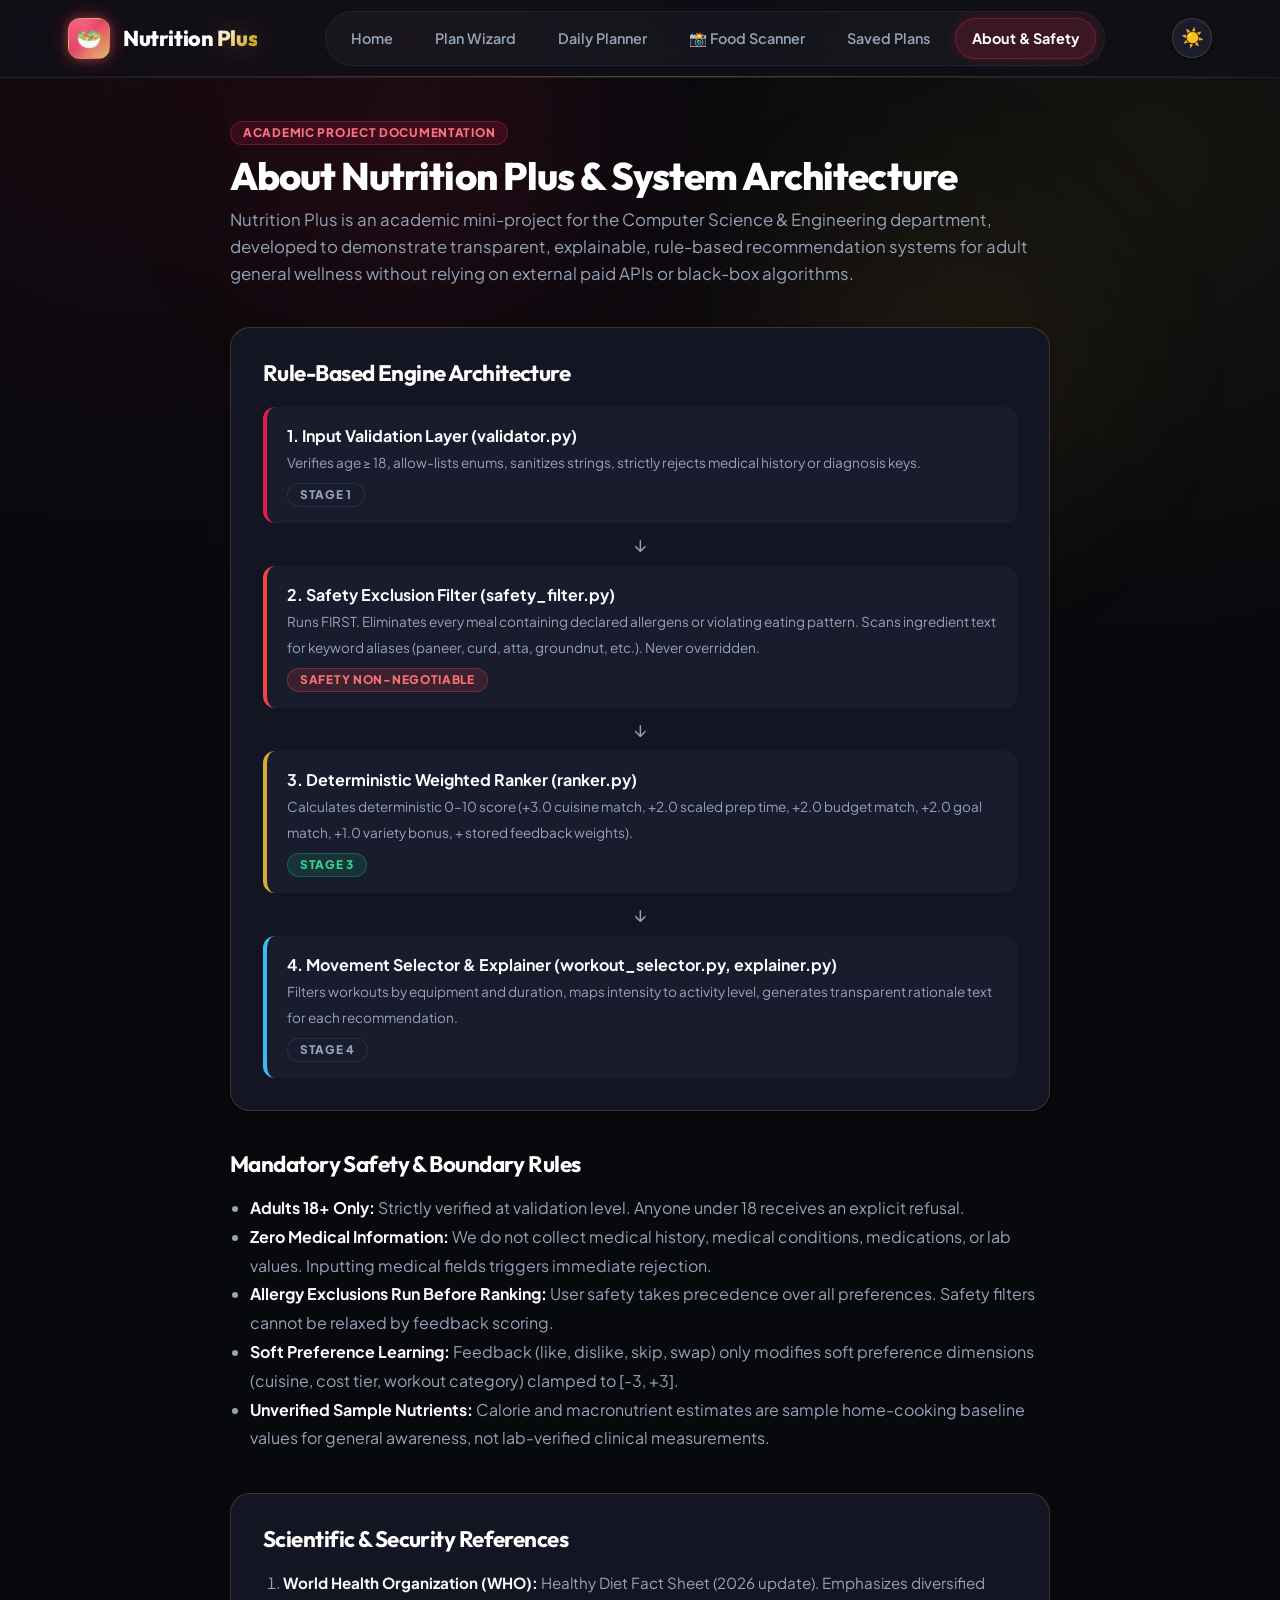
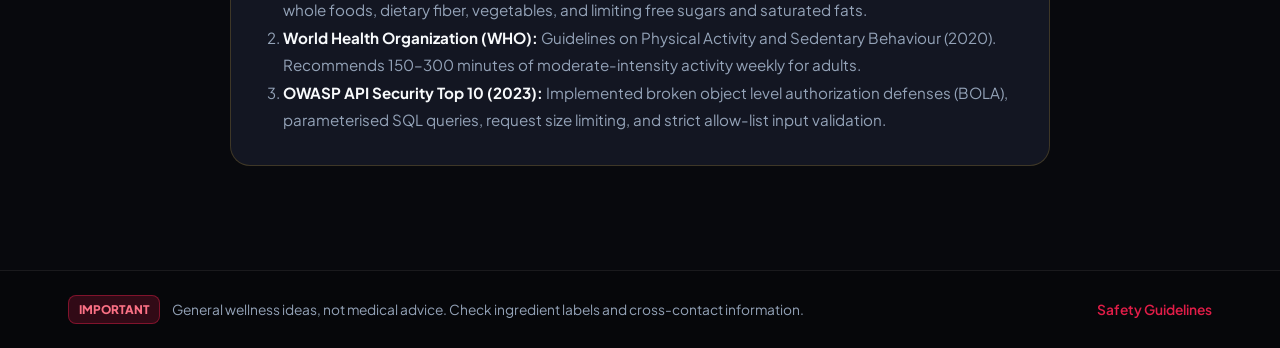
<file: frontend/about.html>
<!DOCTYPE html>
<html lang="en" data-theme="dark">
<head>
  <meta charset="UTF-8">
  <meta name="viewport" content="width=device-width, initial-scale=1.0">
  <title>About & Safety Scope | Nutrition Plus</title>
  <script>
    (function() {
      var savedTheme = localStorage.getItem("nutrition_plus_theme") || "dark";
      document.documentElement.setAttribute("data-theme", savedTheme);
    })();
  </script>
  <link rel="stylesheet" href="css/styles.css">
  <link rel="stylesheet" href="css/responsive.css">
  <link rel="preconnect" href="https://fonts.googleapis.com">
  <link rel="preconnect" href="https://fonts.gstatic.com" crossorigin>
  <link href="https://fonts.googleapis.com/css2?family=Outfit:wght@400;500;600;700;800;900&family=Plus+Jakarta+Sans:wght@400;500;600;700;800&family=Inter:wght@400;500;600;700&family=JetBrains+Mono:wght@400;600&display=swap" rel="stylesheet">
</head>
<body>
  <!-- Ambient Radiance Background Canvas -->
  <div class="ambient-glow-wrap" aria-hidden="true">
    <div class="ambient-orb orb-primary"></div>
    <div class="ambient-orb orb-gold"></div>
  </div>
  <header class="navbar">
    <div class="container nav-container">
      <a href="index.html" class="logo-wrap">
        <div class="logo-badge">🥗</div>
        <span>Nutrition <span class="logo-text-accent">Plus</span></span>
      </a>

      <ul class="nav-links" id="nav-links">
        <li><a href="index.html" class="nav-link">Home</a></li>
        <li><a href="profile.html" class="nav-link">Plan Wizard</a></li>
        <li><a href="results.html" class="nav-link">Daily Planner</a></li>
        <li><a href="scanner.html" class="nav-link">📸 Food Scanner</a></li>
        <li><a href="saved.html" class="nav-link">Saved Plans</a></li>
        <li><a href="about.html" class="nav-link active">About & Safety</a></li>
      </ul>

      <div class="nav-actions">
        <button id="theme-toggle" class="btn-theme-toggle" onclick="window.toggleTheme && window.toggleTheme()" title="Toggle Night/Day Mode" aria-label="Toggle Night Mode">☀️</button>
        <button id="hamburger-btn" class="hamburger-btn" aria-label="Toggle navigation">☰</button>
      </div>
    </div>
  </header>

  <main class="container" style="padding-top: 2.5rem; padding-bottom: 4rem;">
    <div style="max-width: 820px; margin: 0 auto;">
      <span class="badge badge-primary" style="margin-bottom: 0.5rem;">Academic Project Documentation</span>
      <h1 style="font-size: 2.4rem; font-weight: 800; margin-bottom: 0.5rem;">
        About Nutrition Plus & System Architecture
      </h1>
      <p style="color: var(--text-muted); font-size: 1.05rem; margin-bottom: 2.5rem; line-height: 1.6;">
        Nutrition Plus is an academic mini-project for the Computer Science & Engineering department, 
        developed to demonstrate transparent, explainable, rule-based recommendation systems 
        for adult general wellness without relying on external paid APIs or black-box algorithms.
      </p>

      <!-- Architecture CSS Diagram -->
      <section style="background: var(--bg-card); border: 1px solid var(--border); border-radius: var(--radius-lg); padding: 2rem; margin-bottom: 2.5rem; box-shadow: var(--shadow-sm);">
        <h2 style="font-size: 1.4rem; font-weight: 700; margin-bottom: 1.25rem;">
          Rule-Based Engine Architecture
        </h2>

        <div style="display: flex; flex-direction: column; gap: 0.75rem;">
          <div style="background: var(--bg-subtle); padding: 1rem 1.25rem; border-radius: var(--radius-md); border-left: 4px solid var(--primary); display: flex; justify-content: space-between; align-items: center; flex-wrap: wrap; gap: 0.5rem;">
            <div>
              <strong style="display: block; font-size: 1rem;">1. Input Validation Layer (validator.py)</strong>
              <span style="font-size: 0.85rem; color: var(--text-muted);">
                Verifies age ≥ 18, allow-lists enums, sanitizes strings, strictly rejects medical history or diagnosis keys.
              </span>
            </div>
            <span class="badge badge-neutral">Stage 1</span>
          </div>

          <div style="text-align: center; font-size: 1.2rem; color: var(--text-muted); line-height: 1;">↓</div>

          <div style="background: var(--bg-subtle); padding: 1rem 1.25rem; border-radius: var(--radius-md); border-left: 4px solid var(--danger); display: flex; justify-content: space-between; align-items: center; flex-wrap: wrap; gap: 0.5rem;">
            <div>
              <strong style="display: block; font-size: 1rem;">2. Safety Exclusion Filter (safety_filter.py)</strong>
              <span style="font-size: 0.85rem; color: var(--text-muted);">
                Runs FIRST. Eliminates every meal containing declared allergens or violating eating pattern. 
                Scans ingredient text for keyword aliases (paneer, curd, atta, groundnut, etc.). Never overridden.
              </span>
            </div>
            <span class="badge badge-danger">Safety Non-Negotiable</span>
          </div>

          <div style="text-align: center; font-size: 1.2rem; color: var(--text-muted); line-height: 1;">↓</div>

          <div style="background: var(--bg-subtle); padding: 1rem 1.25rem; border-radius: var(--radius-md); border-left: 4px solid var(--accent); display: flex; justify-content: space-between; align-items: center; flex-wrap: wrap; gap: 0.5rem;">
            <div>
              <strong style="display: block; font-size: 1rem;">3. Deterministic Weighted Ranker (ranker.py)</strong>
              <span style="font-size: 0.85rem; color: var(--text-muted);">
                Calculates deterministic 0–10 score (+3.0 cuisine match, +2.0 scaled prep time, +2.0 budget match, +2.0 goal match, +1.0 variety bonus, + stored feedback weights).
              </span>
            </div>
            <span class="badge badge-success">Stage 3</span>
          </div>

          <div style="text-align: center; font-size: 1.2rem; color: var(--text-muted); line-height: 1;">↓</div>

          <div style="background: var(--bg-subtle); padding: 1rem 1.25rem; border-radius: var(--radius-md); border-left: 4px solid var(--info); display: flex; justify-content: space-between; align-items: center; flex-wrap: wrap; gap: 0.5rem;">
            <div>
              <strong style="display: block; font-size: 1rem;">4. Movement Selector & Explainer (workout_selector.py, explainer.py)</strong>
              <span style="font-size: 0.85rem; color: var(--text-muted);">
                Filters workouts by equipment and duration, maps intensity to activity level, generates transparent rationale text for each recommendation.
              </span>
            </div>
            <span class="badge badge-neutral">Stage 4</span>
          </div>
        </div>
      </section>

      <!-- Hard Scope Rules -->
      <section style="margin-bottom: 2.5rem;">
        <h2 style="font-size: 1.4rem; font-weight: 700; margin-bottom: 1rem;">
          Mandatory Safety & Boundary Rules
        </h2>
        <ul style="padding-left: 1.25rem; line-height: 1.8; color: var(--text-muted);">
          <li><strong style="color: var(--text-main);">Adults 18+ Only:</strong> Strictly verified at validation level. Anyone under 18 receives an explicit refusal.</li>
          <li><strong style="color: var(--text-main);">Zero Medical Information:</strong> We do not collect medical history, medical conditions, medications, or lab values. Inputting medical fields triggers immediate rejection.</li>
          <li><strong style="color: var(--text-main);">Allergy Exclusions Run Before Ranking:</strong> User safety takes precedence over all preferences. Safety filters cannot be relaxed by feedback scoring.</li>
          <li><strong style="color: var(--text-main);">Soft Preference Learning:</strong> Feedback (like, dislike, skip, swap) only modifies soft preference dimensions (cuisine, cost tier, workout category) clamped to [-3, +3].</li>
          <li><strong style="color: var(--text-main);">Unverified Sample Nutrients:</strong> Calorie and macronutrient estimates are sample home-cooking baseline values for general awareness, not lab-verified clinical measurements.</li>
        </ul>
      </section>

      <!-- Academic References -->
      <section style="background: var(--bg-card); border: 1px solid var(--border); border-radius: var(--radius-lg); padding: 2rem; margin-bottom: 2.5rem;">
        <h2 style="font-size: 1.4rem; font-weight: 700; margin-bottom: 1rem;">
          Scientific & Security References
        </h2>
        <ol style="padding-left: 1.25rem; line-height: 1.8; font-size: 0.95rem; color: var(--text-muted);">
          <li>
            <strong style="color: var(--text-main);">World Health Organization (WHO):</strong> Healthy Diet Fact Sheet (2026 update). Emphasizes diversified whole foods, dietary fiber, vegetables, and limiting free sugars and saturated fats.
          </li>
          <li>
            <strong style="color: var(--text-main);">World Health Organization (WHO):</strong> Guidelines on Physical Activity and Sedentary Behaviour (2020). Recommends 150–300 minutes of moderate-intensity activity weekly for adults.
          </li>
          <li>
            <strong style="color: var(--text-main);">OWASP API Security Top 10 (2023):</strong> Implemented broken object level authorization defenses (BOLA), parameterised SQL queries, request size limiting, and strict allow-list input validation.
          </li>
        </ol>
      </section>
    </div>
  </main>

  <footer class="disclaimer-banner">
    <div class="container disclaimer-content">
      <div class="disclaimer-text">
        <span class="disclaimer-badge">IMPORTANT</span>
        <span>General wellness ideas, not medical advice. Check ingredient labels and cross-contact information.</span>
      </div>
      <div><a href="about.html" style="color: var(--primary); text-decoration: none; font-weight: 600;">Safety Guidelines</a></div>
    </div>
  </footer>

  <script type="module">
    import { initThemeToggle, initMobileNav } from "./js/utils.js";
    initThemeToggle();
    initMobileNav();
  </script>
</body>
</html>
</file>
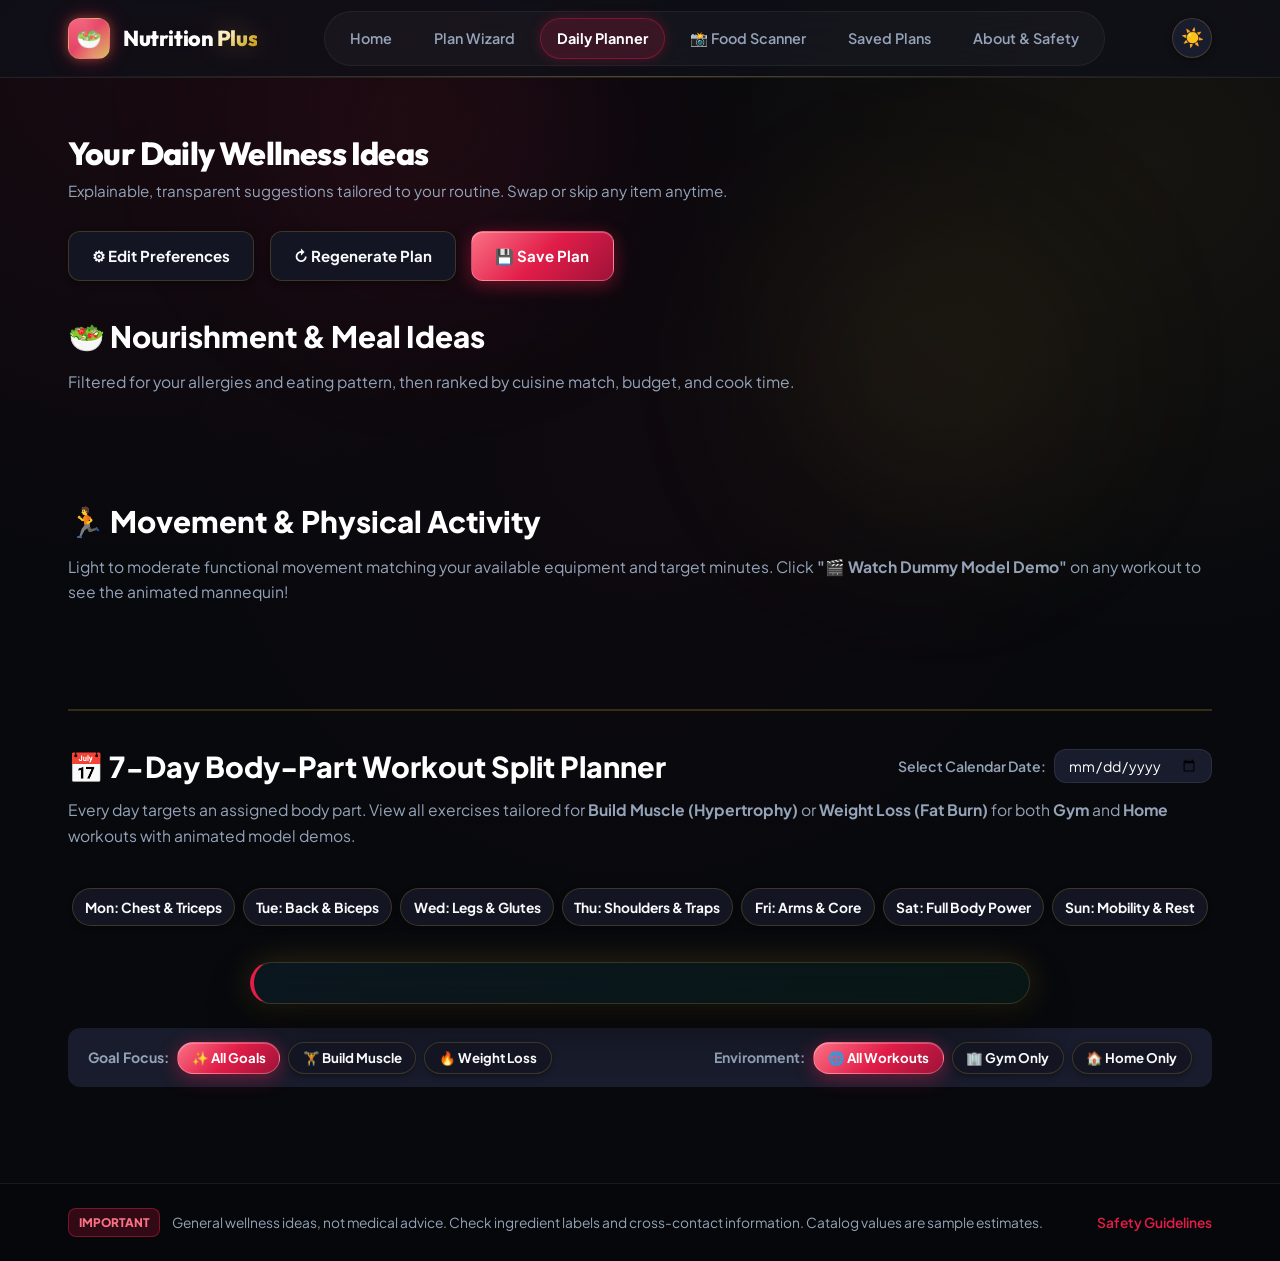
<file: frontend/results.html>
<!DOCTYPE html>
<html lang="en" data-theme="dark">
<head>
  <meta charset="UTF-8">
  <meta name="viewport" content="width=device-width, initial-scale=1.0">
  <title>Daily Planner Recommendations | Nutrition Plus</title>
  <script>
    (function() {
      var savedTheme = localStorage.getItem("nutrition_plus_theme") || "dark";
      document.documentElement.setAttribute("data-theme", savedTheme);
    })();
  </script>
  <link rel="stylesheet" href="css/styles.css">
  <link rel="stylesheet" href="css/responsive.css">
  <link rel="preconnect" href="https://fonts.googleapis.com">
  <link rel="preconnect" href="https://fonts.gstatic.com" crossorigin>
  <link href="https://fonts.googleapis.com/css2?family=Outfit:wght@400;500;600;700;800;900&family=Plus+Jakarta+Sans:wght@400;500;600;700;800&family=Inter:wght@400;500;600;700&family=JetBrains+Mono:wght@400;600&display=swap" rel="stylesheet">
</head>
<body>
  <!-- Ambient Radiance Background Canvas -->
  <div class="ambient-glow-wrap" aria-hidden="true">
    <div class="ambient-orb orb-primary"></div>
    <div class="ambient-orb orb-gold"></div>
  </div>
  <header class="navbar">
    <div class="container nav-container">
      <a href="index.html" class="logo-wrap">
        <div class="logo-badge">🥗</div>
        <span>Nutrition <span class="logo-text-accent">Plus</span></span>
      </a>

      <ul class="nav-links" id="nav-links">
        <li><a href="index.html" class="nav-link">Home</a></li>
        <li><a href="profile.html" class="nav-link">Plan Wizard</a></li>
        <li><a href="results.html" class="nav-link active">Daily Planner</a></li>
        <li><a href="scanner.html" class="nav-link">📸 Food Scanner</a></li>
        <li><a href="saved.html" class="nav-link">Saved Plans</a></li>
        <li><a href="about.html" class="nav-link">About & Safety</a></li>
      </ul>

      <div class="nav-actions">
        <button id="theme-toggle" class="btn-theme-toggle" onclick="window.toggleTheme && window.toggleTheme()" title="Toggle Night/Day Mode" aria-label="Toggle Night Mode">☀️</button>
        <button id="hamburger-btn" class="hamburger-btn" aria-label="Toggle navigation">☰</button>
      </div>
    </div>
  </header>

  <main class="container">
    <!-- Top Action Bar -->
    <section class="results-header">
      <div class="results-meta">
        <div style="display: flex; align-items: center; gap: 0.6rem; margin-bottom: 0.4rem; flex-wrap: wrap;">
          <h1 style="font-size: 2rem; font-weight: 800;">Your Daily Wellness Ideas</h1>
          <button id="excluded-count-badge" class="badge badge-warning" style="cursor: pointer; display: none;" title="Click to view full transparency exclusion log">
            🛡️ 0 meals excluded
          </button>
        </div>
        <p style="color: var(--text-muted); font-size: 0.95rem;">
          Explainable, transparent suggestions tailored to your routine. Swap or skip any item anytime.
        </p>
      </div>

      <div class="results-actions">
        <a href="profile.html" class="btn btn-secondary">
          ⚙ Edit Preferences
        </a>
        <button id="btn-regenerate-plan" class="btn btn-secondary">
          ↻ Regenerate Plan
        </button>
        <button id="btn-save-plan" class="btn btn-primary">
          💾 Save Plan
        </button>
      </div>
    </section>

    <!-- Physical Transformation & Energy Focus Card (Dynamically populated) -->
    <section id="transformation-summary-box" style="display: none;"></section>

    <!-- Specific Weight Gaining / Caloric Surplus Strategy Card -->
    <section id="weight-gain-strategy-box" style="display: none; margin-bottom: 2rem;"></section>

    <!-- MEALS SECTION -->
    <section class="planner-section">
      <div class="planner-section-title">
        <span>🥗 Nourishment & Meal Ideas</span>
      </div>
      <p class="planner-section-desc">
        Filtered for your allergies and eating pattern, then ranked by cuisine match, budget, and cook time.
      </p>

      <div class="reco-grid" id="meals-grid" aria-live="polite">
        <!-- Meal cards rendered dynamically -->
      </div>
    </section>

    <!-- MOVEMENT SECTION -->
    <section class="planner-section">
      <div class="planner-section-title">
        <span>🏃 Movement & Physical Activity</span>
      </div>
      <p class="planner-section-desc">
        Light to moderate functional movement matching your available equipment and target minutes. Click <strong>"🎬 Watch Dummy Model Demo"</strong> on any workout to see the animated mannequin!
      </p>

      <div class="reco-grid" id="workouts-grid" aria-live="polite">
        <!-- Workout cards rendered dynamically -->
      </div>
    </section>

    <!-- 7-DAY BODY-PART WORKOUT SPLIT & DAILY SCHEDULE -->
    <section class="planner-section" id="workout-split-section" style="margin-top: 3.5rem; padding-top: 2rem; border-top: 2px solid var(--border);">
      <div class="planner-section-title" style="display: flex; justify-content: space-between; align-items: center; flex-wrap: wrap; gap: 1rem;">
        <span style="font-size: 1.8rem; font-weight: 800;">📅 7-Day Body-Part Workout Split Planner</span>
        <div style="display: flex; align-items: center; gap: 0.5rem;">
          <label for="split-date-picker" style="font-size: 0.88rem; font-weight: 600; color: var(--text-muted);">Select Calendar Date:</label>
          <input type="date" id="split-date-picker" class="form-control" style="width: auto; padding: 0.4rem 0.8rem; font-size: 0.88rem;">
        </div>
      </div>
      <p class="planner-section-desc">
        Every day targets an assigned body part. View all exercises tailored for <strong>Build Muscle (Hypertrophy)</strong> or <strong>Weight Loss (Fat Burn)</strong> for both <strong>Gym</strong> and <strong>Home</strong> workouts with animated model demos.
      </p>

      <!-- Day Selector Pills (Monday to Sunday) -->
      <div class="day-split-nav" id="day-split-nav" style="display: flex; gap: 0.5rem; overflow-x: auto; padding-bottom: 0.75rem; margin-bottom: 1.5rem;">
        <button class="btn btn-sm btn-secondary day-btn" data-day="monday">Mon: Chest & Triceps</button>
        <button class="btn btn-sm btn-secondary day-btn" data-day="tuesday">Tue: Back & Biceps</button>
        <button class="btn btn-sm btn-secondary day-btn" data-day="wednesday">Wed: Legs & Glutes</button>
        <button class="btn btn-sm btn-secondary day-btn" data-day="thursday">Thu: Shoulders & Traps</button>
        <button class="btn btn-sm btn-secondary day-btn" data-day="friday">Fri: Arms & Core</button>
        <button class="btn btn-sm btn-secondary day-btn" data-day="saturday">Sat: Full Body Power</button>
        <button class="btn btn-sm btn-secondary day-btn" data-day="sunday">Sun: Mobility & Rest</button>
      </div>

      <!-- Assigned Body Part Header Banner -->
      <div id="split-assigned-banner" class="form-card" style="margin-bottom: 1.5rem; background: linear-gradient(135deg, rgba(56, 189, 248, 0.08), rgba(16, 185, 129, 0.08)); border-left: 4px solid var(--primary); padding: 1.25rem 1.5rem;">
        <!-- Rendered dynamically -->
      </div>

      <!-- Filters Toolbar (Goal & Location) -->
      <div style="display: flex; justify-content: space-between; align-items: center; flex-wrap: wrap; gap: 1rem; margin-bottom: 1.5rem; background: var(--bg-subtle); padding: 0.85rem 1.25rem; border-radius: var(--radius-md);">
        <!-- Goal Filter: Build Muscle vs Weight Loss vs All -->
        <div style="display: flex; align-items: center; gap: 0.5rem; flex-wrap: wrap;">
          <span style="font-weight: 700; font-size: 0.88rem; color: var(--text-muted);">Goal Focus:</span>
          <button class="btn btn-sm btn-primary split-goal-btn" data-goal="all">✨ All Goals</button>
          <button class="btn btn-sm btn-secondary split-goal-btn" data-goal="build_muscle">🏋️ Build Muscle</button>
          <button class="btn btn-sm btn-secondary split-goal-btn" data-goal="weight_loss">🔥 Weight Loss</button>
        </div>

        <!-- Location Filter: Gym vs Home vs Both -->
        <div style="display: flex; align-items: center; gap: 0.5rem; flex-wrap: wrap;">
          <span style="font-weight: 700; font-size: 0.88rem; color: var(--text-muted);">Environment:</span>
          <button class="btn btn-sm btn-primary split-loc-btn" data-loc="all">🌐 All Workouts</button>
          <button class="btn btn-sm btn-secondary split-loc-btn" data-loc="gym">🏢 Gym Only</button>
          <button class="btn btn-sm btn-secondary split-loc-btn" data-loc="home">🏠 Home Only</button>
        </div>
      </div>

      <!-- Daily Assigned Exercises Grid -->
      <div class="reco-grid" id="split-workouts-grid" aria-live="polite">
        <!-- Rendered dynamically -->
      </div>
    </section>
  </main>

  <!-- RECIPE & INSTRUCTIONS MODAL -->
  <div class="modal-backdrop" id="recipe-modal" role="dialog" aria-modal="true" aria-labelledby="modal-recipe-title">
    <div class="modal-dialog">
      <div class="modal-header">
        <h3 class="modal-title" id="modal-recipe-title">Recipe Details</h3>
        <button class="modal-close-btn" aria-label="Close modal">✕</button>
      </div>
      <div class="modal-body" id="modal-recipe-body">
        <!-- Rendered dynamically -->
      </div>
      <div class="modal-footer">
        <button class="btn btn-secondary modal-close-btn">Close</button>
      </div>
    </div>
  </div>

  <!-- ANIMATED DUMMY MODEL VIDEO DEMO MODAL -->
  <div class="modal-backdrop" id="exercise-demo-modal" role="dialog" aria-modal="true" aria-labelledby="demo-exercise-title">
    <div class="modal-dialog" style="max-width: 720px; width: 95%;">
      <div class="modal-header">
        <div>
          <div style="display: flex; gap: 0.5rem; margin-bottom: 0.25rem;">
            <span class="badge badge-primary" id="demo-exercise-bodypart">CHEST</span>
            <span class="badge badge-success" id="demo-exercise-equipment">GYM / HOME</span>
          </div>
          <h3 class="modal-title" id="demo-exercise-title">Barbell Bench Press</h3>
        </div>
        <button class="modal-close-btn" id="btn-demo-close" aria-label="Close modal">✕</button>
      </div>
      <div class="modal-body" style="padding: 1rem 1.25rem;">
        <!-- Canvas Studio Viewport -->
        <div style="position: relative; background: #0f172a; border-radius: var(--radius-md); overflow: hidden; margin-bottom: 0.85rem; border: 1px solid var(--border); box-shadow: inset 0 2px 8px rgba(0,0,0,0.4);">
          <canvas id="dummy-model-canvas" width="640" height="360" style="display: block; width: 100%; height: auto; max-height: 380px;"></canvas>

          <!-- Floating Overlays inside Canvas Viewport -->
          <div style="position: absolute; top: 12px; left: 14px; display: flex; gap: 0.5rem; align-items: center; background: rgba(15,23,42,0.85); padding: 4px 10px; border-radius: 6px; border: 1px solid rgba(56,189,248,0.4); font-size: 0.8rem; font-family: monospace; color: #38bdf8;">
            <span>REPS COMPLETED:</span>
            <strong id="demo-rep-counter" style="color: #ffffff; font-size: 1rem;">0</strong>
          </div>

          <div id="demo-tempo-badge" style="position: absolute; top: 12px; right: 14px; background: rgba(15,23,42,0.85); padding: 4px 10px; border-radius: 6px; border: 1px solid rgba(255,255,255,0.15); font-size: 0.78rem;">
            ⬇️ Eccentric: Controlled lowering
          </div>

          <!-- Drag-to-Rotate 360° Angle HUD -->
          <div style="position: absolute; bottom: 12px; left: 14px; background: rgba(15,23,42,0.88); padding: 4px 10px; border-radius: 6px; border: 1px solid rgba(212,175,55,0.4); font-size: 0.76rem; color: var(--gold-light); display: flex; align-items: center; gap: 0.4rem; pointer-events: none;">
            <span>🖱️ Drag canvas to rotate 360°</span> • <strong id="demo-angle-display">90° (Side Profile)</strong>
          </div>

          <!-- Bottom Progress Bar -->
          <div style="position: absolute; bottom: 0; left: 0; width: 100%; height: 4px; background: rgba(255,255,255,0.15);">
            <div id="demo-tempo-fill" style="height: 100%; width: 0%; background: #e11d48; transition: width 0.05s linear;"></div>
          </div>
        </div>

        <!-- Video & Multi-Angle Controls Bar -->
        <div style="display: flex; justify-content: space-between; align-items: center; flex-wrap: wrap; gap: 0.6rem; margin-bottom: 1.25rem; background: var(--bg-subtle); padding: 0.65rem 0.95rem; border-radius: var(--radius-md); border: 1px solid var(--border-subtle);">
          <div style="display: flex; gap: 0.45rem; align-items: center; flex-wrap: wrap;">
            <button id="btn-demo-play" class="btn btn-sm btn-primary">⏸️ Pause</button>
            <button id="btn-demo-speed" class="btn btn-sm btn-secondary">1.0x Normal</button>
            <div style="width: 1px; height: 18px; background: var(--border-subtle); margin: 0 0.2rem;"></div>
            <button id="btn-view-front" class="btn btn-sm btn-secondary" title="View from Front (0°)">👤 Front</button>
            <button id="btn-view-iso" class="btn btn-sm btn-secondary" title="View from 3/4 Perspective (45°)">↗️ 3/4</button>
            <button id="btn-view-side" class="btn btn-sm btn-secondary" title="View from Side Profile (90°)">📐 Side</button>
            <button id="btn-view-back" class="btn btn-sm btn-secondary" title="View from Back Dorsal (180°)">🛡️ Back</button>
            <button id="btn-view-spin" class="btn btn-sm btn-outline" title="Smooth 360° Auto-Rotate">🔄 Auto-Spin</button>
            <button id="btn-demo-view" class="btn btn-sm btn-secondary" style="display: none;">Cycle View</button>
          </div>
          <div style="font-size: 0.78rem; color: var(--gold); font-weight: 700;">
            🔥 Muscle Heatmap Active
          </div>
        </div>

        <!-- Goal Prescriptions (Build Muscle vs Weight Loss) -->
        <div style="display: grid; grid-template-columns: repeat(auto-fit, minmax(240px, 1fr)); gap: 0.75rem; margin-bottom: 1.25rem;">
          <div style="background: rgba(16, 185, 129, 0.08); border: 1px solid rgba(16, 185, 129, 0.3); border-radius: var(--radius-md); padding: 0.75rem 1rem;">
            <strong style="color: #10b981; font-size: 0.85rem; display: block; margin-bottom: 0.2rem;">🏋️ For Build Muscle (Hypertrophy):</strong>
            <span id="demo-muscle-badge" style="font-size: 0.85rem; font-weight: 600;">4 sets × 8-12 reps (Heavy, 90s rest)</span>
          </div>
          <div style="background: rgba(56, 189, 248, 0.08); border: 1px solid rgba(56, 189, 248, 0.3); border-radius: var(--radius-md); padding: 0.75rem 1rem;">
            <strong style="color: #38bdf8; font-size: 0.85rem; display: block; margin-bottom: 0.2rem;">🔥 For Weight Loss (Fat Burn):</strong>
            <span id="demo-loss-badge" style="font-size: 0.85rem; font-weight: 600;">3 sets × 15-20 reps (Pacing, 30s rest)</span>
          </div>
        </div>

        <!-- Form Checklist -->
        <h4 style="font-size: 0.95rem; font-weight: 700; margin-bottom: 0.4rem;">✅ Form & Posture Checklist:</h4>
        <ul id="demo-form-tips" style="padding-left: 1.25rem; font-size: 0.88rem; line-height: 1.6; color: var(--text); margin-bottom: 1rem;"></ul>

        <!-- Critical Mistake Tip -->
        <div style="background: var(--bg-subtle); border-left: 3px solid var(--accent); padding: 0.6rem 0.85rem; border-radius: 0 var(--radius-sm) var(--radius-sm) 0; font-size: 0.82rem;">
          <strong>Trainer Note:</strong> <span id="demo-mistake-tip">Keep spine neutral and control both the lowering and pressing movements.</span>
        </div>
      </div>
      <div class="modal-footer">
        <button class="btn btn-secondary modal-close-btn" id="btn-demo-close-footer">Close Demo</button>
      </div>
    </div>
  </div>

  <!-- EXCLUDED BREAKDOWN TRANSPARENCY MODAL -->
  <div class="modal-backdrop" id="excluded-modal" role="dialog" aria-modal="true" aria-labelledby="excluded-modal-title">
    <div class="modal-dialog">
      <div class="modal-header">
        <h3 class="modal-title" id="excluded-modal-title">Safety Exclusions Breakdown</h3>
        <button class="modal-close-btn" aria-label="Close modal">✕</button>
      </div>
      <div class="modal-body" id="excluded-modal-body">
        <!-- Rendered dynamically -->
      </div>
      <div class="modal-footer">
        <button class="btn btn-secondary modal-close-btn">Close</button>
      </div>
    </div>
  </div>

  <!-- Persistent Mandatory Disclaimer Footer -->
  <footer class="disclaimer-banner">
    <div class="container disclaimer-content">
      <div class="disclaimer-text">
        <span class="disclaimer-badge">IMPORTANT</span>
        <span>General wellness ideas, not medical advice. Check ingredient labels and cross-contact information. Catalog values are sample estimates.</span>
      </div>
      <div>
        <a href="about.html" style="color: var(--primary); text-decoration: none; font-weight: 600;">Safety Guidelines</a>
      </div>
    </div>
  </footer>

  <script type="module" src="js/results.js"></script>
</body>
</html>
</file>
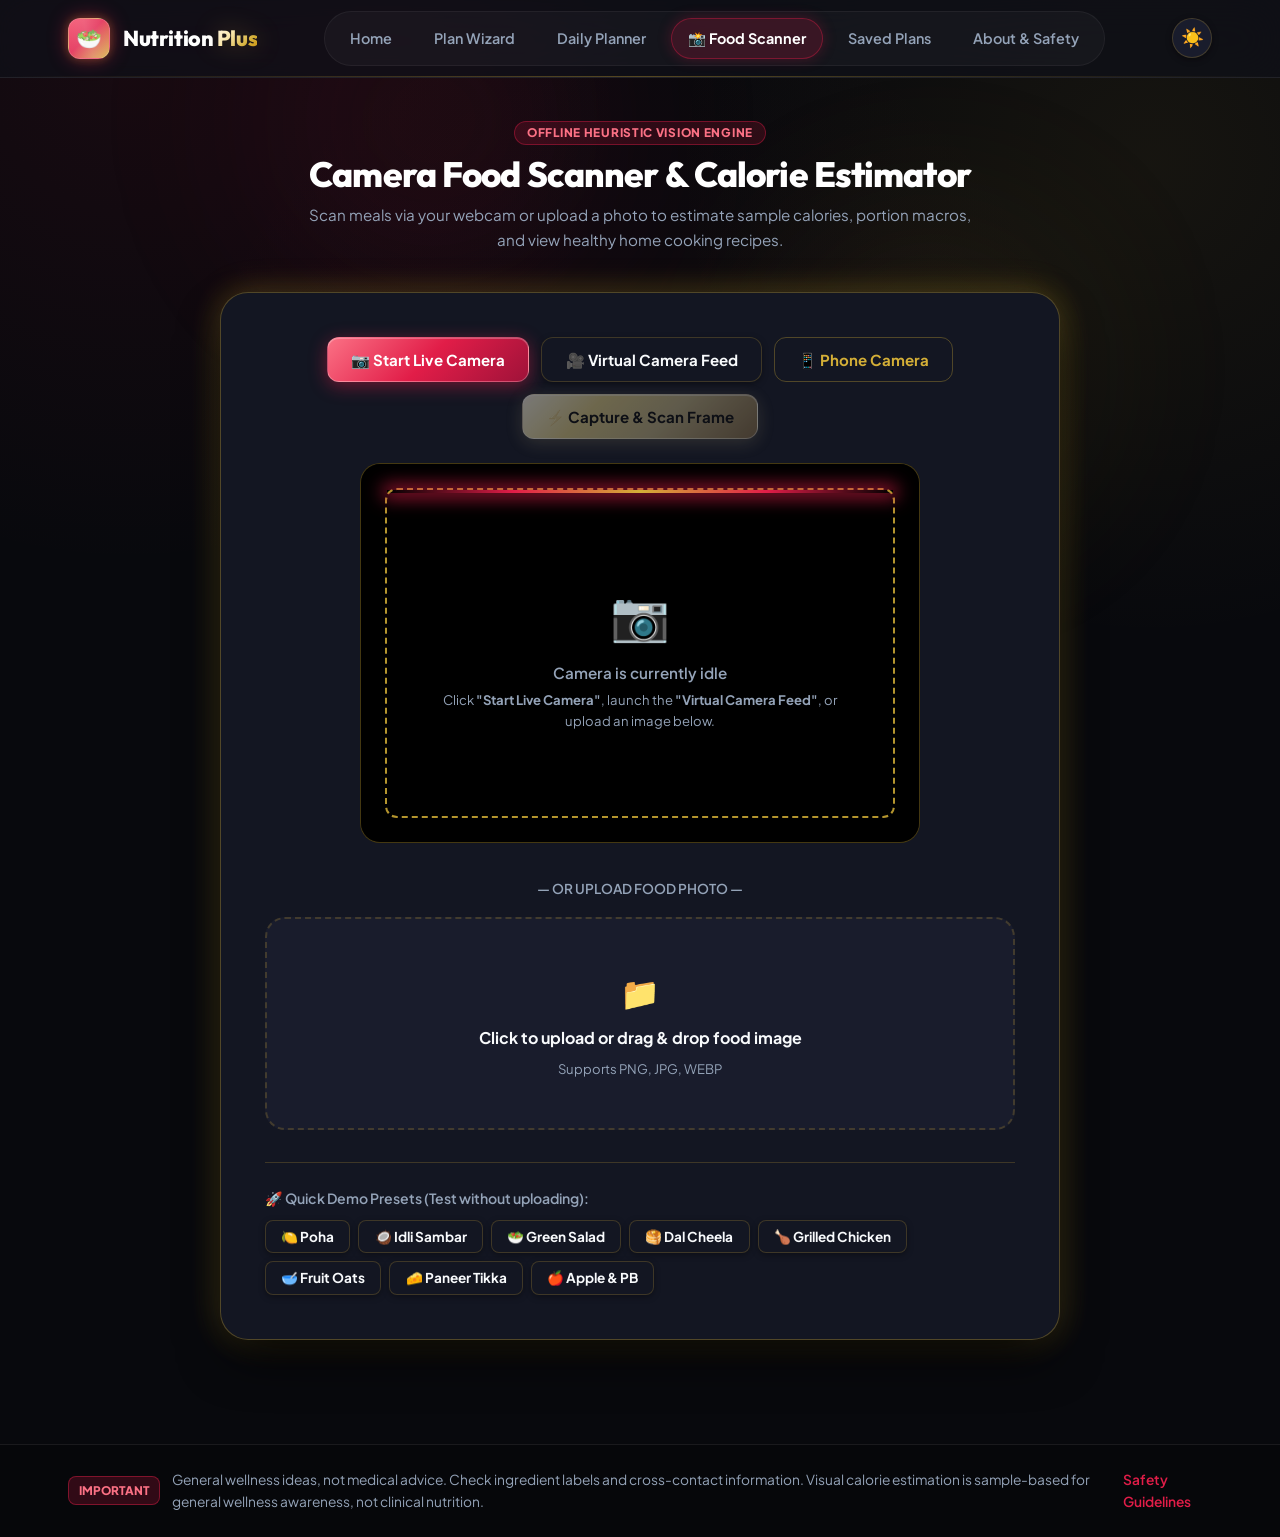
<file: frontend/scanner.html>
<!DOCTYPE html>
<html lang="en" data-theme="dark">
<head>
  <meta charset="UTF-8">
  <meta name="viewport" content="width=device-width, initial-scale=1.0">
  <title>Food Scanner & Calorie Detection | Nutrition Plus</title>
  <script>
    (function() {
      var savedTheme = localStorage.getItem("nutrition_plus_theme") || "dark";
      document.documentElement.setAttribute("data-theme", savedTheme);
    })();
  </script>
  <link rel="stylesheet" href="css/styles.css">
  <link rel="stylesheet" href="css/responsive.css">
  <link rel="preconnect" href="https://fonts.googleapis.com">
  <link rel="preconnect" href="https://fonts.gstatic.com" crossorigin>
  <link href="https://fonts.googleapis.com/css2?family=Outfit:wght@400;500;600;700;800;900&family=Plus+Jakarta+Sans:wght@400;500;600;700;800&family=Inter:wght@400;500;600;700&family=JetBrains+Mono:wght@400;600&display=swap" rel="stylesheet">
</head>
<body>
  <!-- Ambient Radiance Background Canvas -->
  <div class="ambient-glow-wrap" aria-hidden="true">
    <div class="ambient-orb orb-primary"></div>
    <div class="ambient-orb orb-gold"></div>
  </div>
  <header class="navbar">
    <div class="container nav-container">
      <a href="index.html" class="logo-wrap">
        <div class="logo-badge">🥗</div>
        <span>Nutrition <span class="logo-text-accent">Plus</span></span>
      </a>

      <ul class="nav-links" id="nav-links">
        <li><a href="index.html" class="nav-link">Home</a></li>
        <li><a href="profile.html" class="nav-link">Plan Wizard</a></li>
        <li><a href="results.html" class="nav-link">Daily Planner</a></li>
        <li><a href="scanner.html" class="nav-link active">📸 Food Scanner</a></li>
        <li><a href="saved.html" class="nav-link">Saved Plans</a></li>
        <li><a href="about.html" class="nav-link">About & Safety</a></li>
      </ul>

      <div class="nav-actions">
        <button id="theme-toggle" class="btn-theme-toggle" onclick="window.toggleTheme && window.toggleTheme()" title="Toggle Night/Day Mode" aria-label="Toggle Night Mode">☀️</button>
        <button id="hamburger-btn" class="hamburger-btn" aria-label="Toggle navigation">☰</button>
      </div>
    </div>
  </header>

  <main class="container" style="padding-top: 2.5rem; padding-bottom: 4rem;">
    <div style="text-align: center; max-width: 680px; margin: 0 auto 2.5rem;">
      <span class="badge badge-primary" style="margin-bottom: 0.5rem;">Offline Heuristic Vision Engine</span>
      <h1 style="font-size: 2.2rem; font-weight: 800; margin-bottom: 0.5rem;">
        Camera Food Scanner & Calorie Estimator
      </h1>
      <p style="color: var(--text-muted); font-size: 0.95rem;">
        Scan meals via your webcam or upload a photo to estimate sample calories, 
        portion macros, and view healthy home cooking recipes.
      </p>
    </div>

    <!-- Scanner Control Card -->
    <div class="scanner-card">
      <!-- Camera Diagnostics & Status Banner -->
      <div id="camera-status-banner" style="display: none; margin-bottom: 1.25rem; padding: 0.85rem 1rem; border-radius: var(--radius-md); font-size: 0.88rem;"></div>

      <div style="display: flex; justify-content: center; gap: 0.75rem; margin-bottom: 1.5rem; flex-wrap: wrap;">
        <button id="btn-start-camera" class="btn btn-primary">
          📷 Start Live Camera
        </button>
        <button id="btn-virtual-camera" class="btn btn-secondary" title="Simulates a live food video stream if your physical camera is blocked or unavailable">
          🎥 Virtual Camera Feed
        </button>
        <button id="btn-native-camera" class="btn btn-outline" title="Opens phone's native camera app">
          📱 Phone Camera
        </button>
        <button id="btn-capture-scan" class="btn btn-accent" disabled>
          ⚡ Capture & Scan Frame
        </button>
        <button id="btn-stop-camera" class="btn btn-secondary" style="display: none;">
          ✕ Stop Camera
        </button>
        <input type="file" id="native-camera-input" accept="image/*" capture="environment" style="display: none;">
      </div>

      <!-- Live Viewfinder -->
      <div class="viewfinder-wrap">
        <video id="scanner-video" class="scanner-video" autoplay playsinline style="display: none;"></video>
        <canvas id="virtual-video-canvas" class="scanner-video" style="display: none;"></canvas>
        <div id="camera-placeholder" style="display: flex; flex-direction: column; align-items: center; color: #94a3b8; padding: 2rem 1rem;">
          <div style="font-size: 3rem; margin-bottom: 0.5rem;">📷</div>
          <p style="font-size: 0.95rem; font-weight: 600; margin-bottom: 0.2rem;">Camera is currently idle</p>
          <p style="font-size: 0.82rem; color: var(--text-muted); max-width: 420px; text-align: center;">
            Click <strong>"Start Live Camera"</strong>, launch the <strong>"Virtual Camera Feed"</strong>, or upload an image below.
          </p>
        </div>
        <div class="scanner-overlay">
          <div class="scanner-laser"></div>
          <div id="scanner-hud" style="position: absolute; top: 12px; left: 14px; font-size: 0.72rem; font-family: monospace; color: #38bdf8; background: rgba(15,23,42,0.7); padding: 2px 8px; border-radius: 4px; display: none;">
            LIVE SENSOR • 30 FPS • AF LOCKED
          </div>
        </div>
      </div>
      <canvas id="scanner-canvas" style="display: none;"></canvas>

      <!-- Upload Dropzone Option -->
      <div style="margin: 2rem 0 1rem; text-align: center;">
        <span style="font-size: 0.85rem; color: var(--text-muted); text-transform: uppercase; font-weight: 600;">
          — Or Upload Food Photo —
        </span>
      </div>

      <div class="upload-dropzone" id="upload-dropzone">
        <div style="font-size: 2rem; margin-bottom: 0.4rem;">📁</div>
        <strong style="display: block; font-size: 1rem; margin-bottom: 0.2rem;">Click to upload or drag & drop food image</strong>
        <span style="font-size: 0.82rem; color: var(--text-muted);">Supports PNG, JPG, WEBP</span>
        <input type="file" id="food-image-input" accept="image/*" style="display: none;">
      </div>

      <!-- Quick Sample Buttons for Instant Evaluator Demo -->
      <div style="margin-top: 2rem; padding-top: 1.5rem; border-top: 1px solid var(--border);">
        <label style="display: block; font-weight: 600; font-size: 0.88rem; margin-bottom: 0.6rem; color: var(--text-muted);">
          🚀 Quick Demo Presets (Test without uploading):
        </label>
        <div style="display: flex; flex-wrap: wrap; gap: 0.5rem;">
          <button class="btn btn-secondary btn-sm btn-preset-test" data-hint="Vegetable Poha">🍋 Poha</button>
          <button class="btn btn-secondary btn-sm btn-preset-test" data-hint="Steamed Idli with Sambar">🥥 Idli Sambar</button>
          <button class="btn btn-secondary btn-sm btn-preset-test" data-hint="Fresh Green Salad Bowl">🥗 Green Salad</button>
          <button class="btn btn-secondary btn-sm btn-preset-test" data-hint="Moong Dal Cheela">🥞 Dal Cheela</button>
          <button class="btn btn-secondary btn-sm btn-preset-test" data-hint="Grilled Lemon Herb Chicken">🍗 Grilled Chicken</button>
          <button class="btn btn-secondary btn-sm btn-preset-test" data-hint="Fruit & Oatmeal Chia Bowl">🥣 Fruit Oats</button>
          <button class="btn btn-secondary btn-sm btn-preset-test" data-hint="Paneer Tikka with Peppers">🧀 Paneer Tikka</button>
          <button class="btn btn-secondary btn-sm btn-preset-test" data-hint="Crisp Apple with Peanut Butter">🍎 Apple & PB</button>
        </div>
      </div>
    </div>

    <!-- Scan Results Card -->
    <div id="scan-result-card" class="form-card" style="display: none; max-width: 780px;">
      <!-- Populated dynamically via scanner.js -->
    </div>
  </main>

  <!-- Recipe Viewer Modal -->
  <div class="modal-backdrop" id="recipe-modal" role="dialog" aria-modal="true" aria-labelledby="modal-recipe-title">
    <div class="modal-dialog">
      <div class="modal-header">
        <h3 class="modal-title" id="modal-recipe-title">Recipe Details</h3>
        <button class="modal-close-btn" aria-label="Close modal">✕</button>
      </div>
      <div class="modal-body" id="modal-recipe-body"></div>
      <div class="modal-footer">
        <button class="btn btn-secondary modal-close-btn">Close</button>
      </div>
    </div>
  </div>

  <footer class="disclaimer-banner">
    <div class="container disclaimer-content">
      <div class="disclaimer-text">
        <span class="disclaimer-badge">IMPORTANT</span>
        <span>General wellness ideas, not medical advice. Check ingredient labels and cross-contact information. Visual calorie estimation is sample-based for general wellness awareness, not clinical nutrition.</span>
      </div>
      <div><a href="about.html" style="color: var(--primary); text-decoration: none; font-weight: 600;">Safety Guidelines</a></div>
    </div>
  </footer>

  <script type="module" src="js/scanner.js"></script>
</body>
</html>
</file>
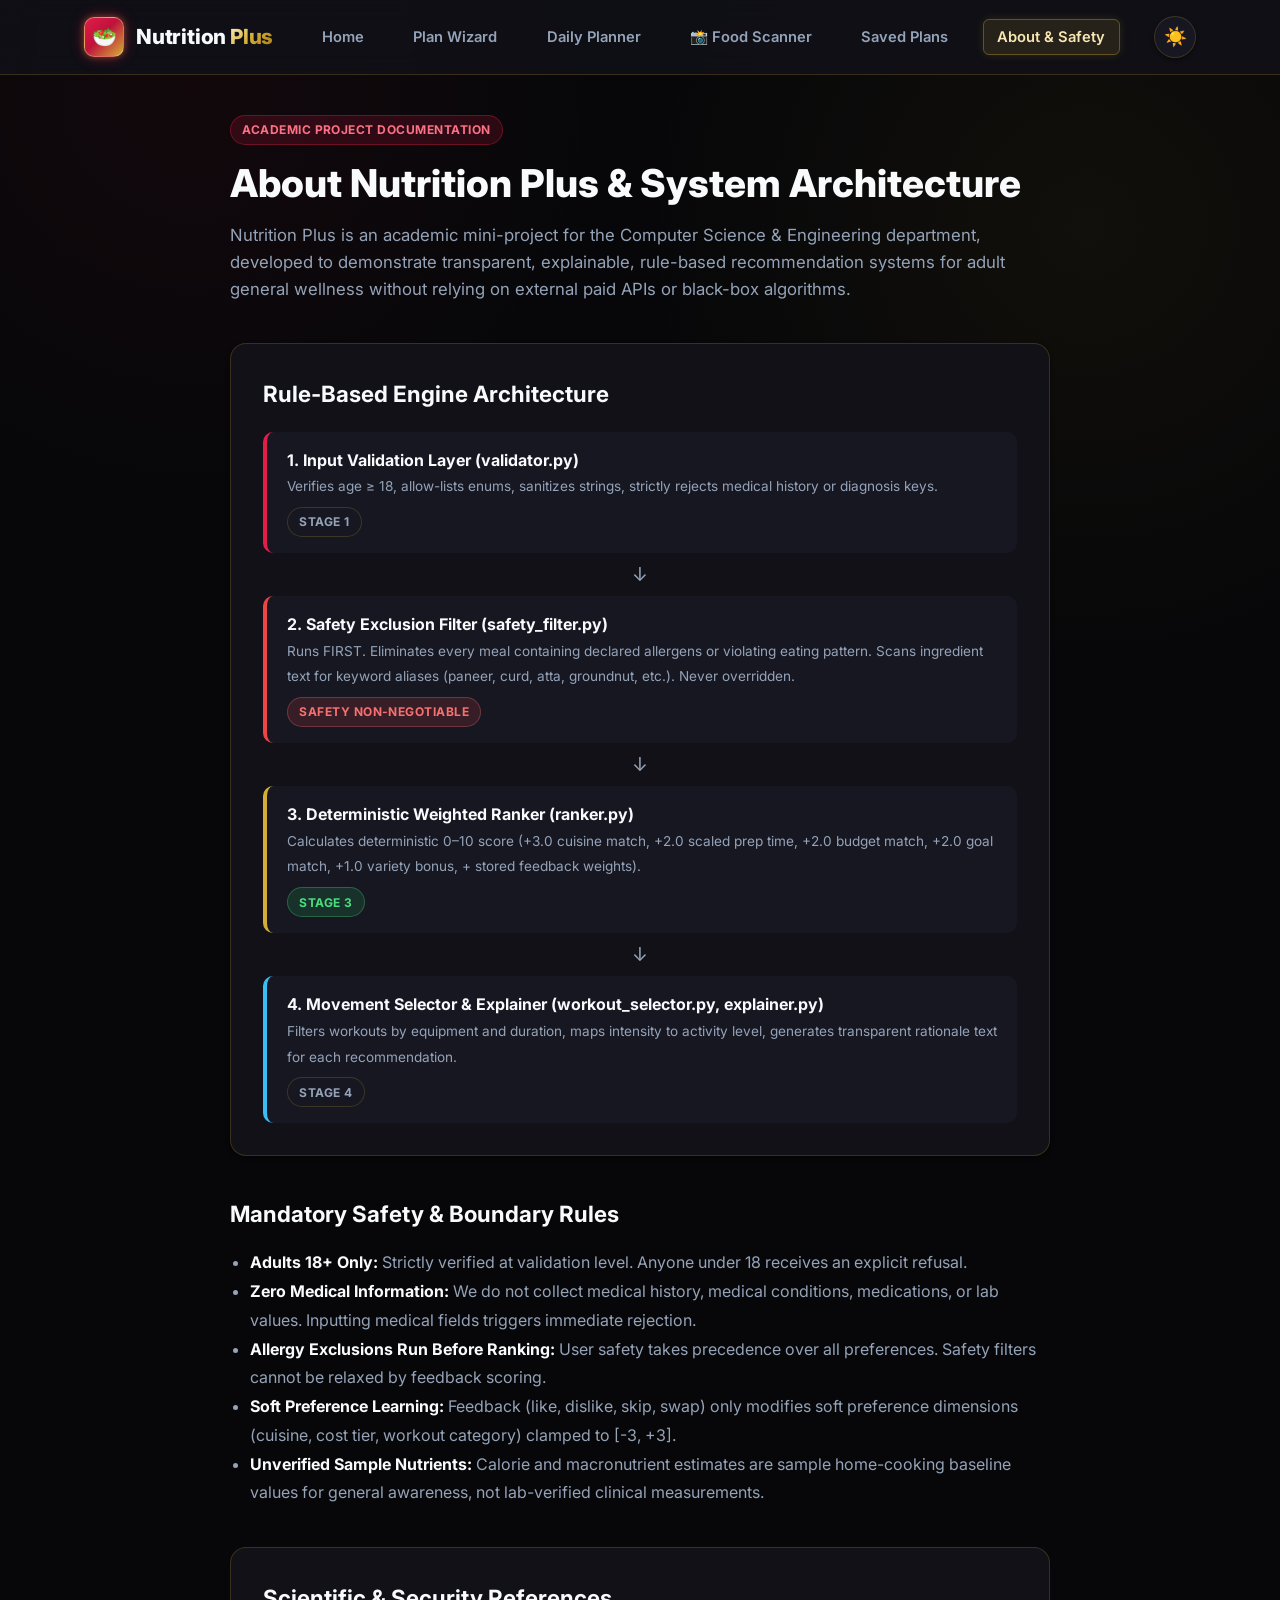
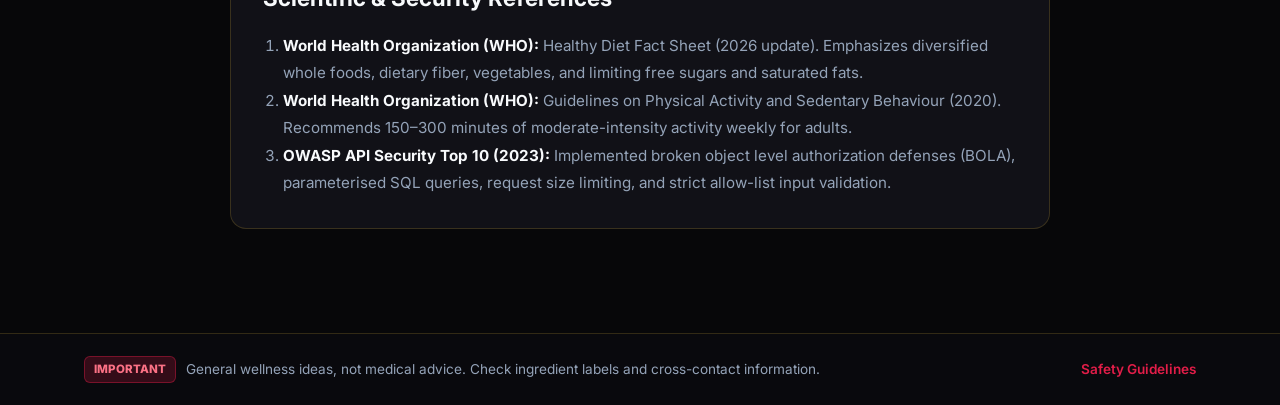
<file: nutrition-plus/frontend/about.html>
<!DOCTYPE html>
<html lang="en" data-theme="dark">
<head>
  <meta charset="UTF-8">
  <meta name="viewport" content="width=device-width, initial-scale=1.0">
  <title>About & Safety Scope | Nutrition Plus</title>
  <script>
    (function() {
      var savedTheme = localStorage.getItem("nutrition_plus_theme") || "dark";
      document.documentElement.setAttribute("data-theme", savedTheme);
    })();
  </script>
  <link rel="stylesheet" href="css/styles.css">
  <link rel="stylesheet" href="css/responsive.css">
  <link rel="preconnect" href="https://fonts.googleapis.com">
  <link rel="preconnect" href="https://fonts.gstatic.com" crossorigin>
  <link href="https://fonts.googleapis.com/css2?family=Inter:wght@400;500;600;700;800;900&display=swap" rel="stylesheet">
</head>
<body>
  <header class="navbar">
    <div class="container nav-container">
      <a href="index.html" class="logo-wrap">
        <div class="logo-badge">🥗</div>
        <span>Nutrition <span class="logo-text-accent">Plus</span></span>
      </a>

      <ul class="nav-links" id="nav-links">
        <li><a href="index.html" class="nav-link">Home</a></li>
        <li><a href="profile.html" class="nav-link">Plan Wizard</a></li>
        <li><a href="results.html" class="nav-link">Daily Planner</a></li>
        <li><a href="scanner.html" class="nav-link">📸 Food Scanner</a></li>
        <li><a href="saved.html" class="nav-link">Saved Plans</a></li>
        <li><a href="about.html" class="nav-link active">About & Safety</a></li>
      </ul>

      <div class="nav-actions">
        <button id="theme-toggle" class="btn-theme-toggle" onclick="window.toggleTheme && window.toggleTheme()" title="Toggle Night/Day Mode" aria-label="Toggle Night Mode">☀️</button>
        <button id="hamburger-btn" class="hamburger-btn" aria-label="Toggle navigation">☰</button>
      </div>
    </div>
  </header>

  <main class="container" style="padding-top: 2.5rem; padding-bottom: 4rem;">
    <div style="max-width: 820px; margin: 0 auto;">
      <span class="badge badge-primary" style="margin-bottom: 0.5rem;">Academic Project Documentation</span>
      <h1 style="font-size: 2.4rem; font-weight: 800; margin-bottom: 0.5rem;">
        About Nutrition Plus & System Architecture
      </h1>
      <p style="color: var(--text-muted); font-size: 1.05rem; margin-bottom: 2.5rem; line-height: 1.6;">
        Nutrition Plus is an academic mini-project for the Computer Science & Engineering department, 
        developed to demonstrate transparent, explainable, rule-based recommendation systems 
        for adult general wellness without relying on external paid APIs or black-box algorithms.
      </p>

      <!-- Architecture CSS Diagram -->
      <section style="background: var(--bg-card); border: 1px solid var(--border); border-radius: var(--radius-lg); padding: 2rem; margin-bottom: 2.5rem; box-shadow: var(--shadow-sm);">
        <h2 style="font-size: 1.4rem; font-weight: 700; margin-bottom: 1.25rem;">
          Rule-Based Engine Architecture
        </h2>

        <div style="display: flex; flex-direction: column; gap: 0.75rem;">
          <div style="background: var(--bg-subtle); padding: 1rem 1.25rem; border-radius: var(--radius-md); border-left: 4px solid var(--primary); display: flex; justify-content: space-between; align-items: center; flex-wrap: wrap; gap: 0.5rem;">
            <div>
              <strong style="display: block; font-size: 1rem;">1. Input Validation Layer (validator.py)</strong>
              <span style="font-size: 0.85rem; color: var(--text-muted);">
                Verifies age ≥ 18, allow-lists enums, sanitizes strings, strictly rejects medical history or diagnosis keys.
              </span>
            </div>
            <span class="badge badge-neutral">Stage 1</span>
          </div>

          <div style="text-align: center; font-size: 1.2rem; color: var(--text-muted); line-height: 1;">↓</div>

          <div style="background: var(--bg-subtle); padding: 1rem 1.25rem; border-radius: var(--radius-md); border-left: 4px solid var(--danger); display: flex; justify-content: space-between; align-items: center; flex-wrap: wrap; gap: 0.5rem;">
            <div>
              <strong style="display: block; font-size: 1rem;">2. Safety Exclusion Filter (safety_filter.py)</strong>
              <span style="font-size: 0.85rem; color: var(--text-muted);">
                Runs FIRST. Eliminates every meal containing declared allergens or violating eating pattern. 
                Scans ingredient text for keyword aliases (paneer, curd, atta, groundnut, etc.). Never overridden.
              </span>
            </div>
            <span class="badge badge-danger">Safety Non-Negotiable</span>
          </div>

          <div style="text-align: center; font-size: 1.2rem; color: var(--text-muted); line-height: 1;">↓</div>

          <div style="background: var(--bg-subtle); padding: 1rem 1.25rem; border-radius: var(--radius-md); border-left: 4px solid var(--accent); display: flex; justify-content: space-between; align-items: center; flex-wrap: wrap; gap: 0.5rem;">
            <div>
              <strong style="display: block; font-size: 1rem;">3. Deterministic Weighted Ranker (ranker.py)</strong>
              <span style="font-size: 0.85rem; color: var(--text-muted);">
                Calculates deterministic 0–10 score (+3.0 cuisine match, +2.0 scaled prep time, +2.0 budget match, +2.0 goal match, +1.0 variety bonus, + stored feedback weights).
              </span>
            </div>
            <span class="badge badge-success">Stage 3</span>
          </div>

          <div style="text-align: center; font-size: 1.2rem; color: var(--text-muted); line-height: 1;">↓</div>

          <div style="background: var(--bg-subtle); padding: 1rem 1.25rem; border-radius: var(--radius-md); border-left: 4px solid var(--info); display: flex; justify-content: space-between; align-items: center; flex-wrap: wrap; gap: 0.5rem;">
            <div>
              <strong style="display: block; font-size: 1rem;">4. Movement Selector & Explainer (workout_selector.py, explainer.py)</strong>
              <span style="font-size: 0.85rem; color: var(--text-muted);">
                Filters workouts by equipment and duration, maps intensity to activity level, generates transparent rationale text for each recommendation.
              </span>
            </div>
            <span class="badge badge-neutral">Stage 4</span>
          </div>
        </div>
      </section>

      <!-- Hard Scope Rules -->
      <section style="margin-bottom: 2.5rem;">
        <h2 style="font-size: 1.4rem; font-weight: 700; margin-bottom: 1rem;">
          Mandatory Safety & Boundary Rules
        </h2>
        <ul style="padding-left: 1.25rem; line-height: 1.8; color: var(--text-muted);">
          <li><strong style="color: var(--text-main);">Adults 18+ Only:</strong> Strictly verified at validation level. Anyone under 18 receives an explicit refusal.</li>
          <li><strong style="color: var(--text-main);">Zero Medical Information:</strong> We do not collect medical history, medical conditions, medications, or lab values. Inputting medical fields triggers immediate rejection.</li>
          <li><strong style="color: var(--text-main);">Allergy Exclusions Run Before Ranking:</strong> User safety takes precedence over all preferences. Safety filters cannot be relaxed by feedback scoring.</li>
          <li><strong style="color: var(--text-main);">Soft Preference Learning:</strong> Feedback (like, dislike, skip, swap) only modifies soft preference dimensions (cuisine, cost tier, workout category) clamped to [-3, +3].</li>
          <li><strong style="color: var(--text-main);">Unverified Sample Nutrients:</strong> Calorie and macronutrient estimates are sample home-cooking baseline values for general awareness, not lab-verified clinical measurements.</li>
        </ul>
      </section>

      <!-- Academic References -->
      <section style="background: var(--bg-card); border: 1px solid var(--border); border-radius: var(--radius-lg); padding: 2rem; margin-bottom: 2.5rem;">
        <h2 style="font-size: 1.4rem; font-weight: 700; margin-bottom: 1rem;">
          Scientific & Security References
        </h2>
        <ol style="padding-left: 1.25rem; line-height: 1.8; font-size: 0.95rem; color: var(--text-muted);">
          <li>
            <strong style="color: var(--text-main);">World Health Organization (WHO):</strong> Healthy Diet Fact Sheet (2026 update). Emphasizes diversified whole foods, dietary fiber, vegetables, and limiting free sugars and saturated fats.
          </li>
          <li>
            <strong style="color: var(--text-main);">World Health Organization (WHO):</strong> Guidelines on Physical Activity and Sedentary Behaviour (2020). Recommends 150–300 minutes of moderate-intensity activity weekly for adults.
          </li>
          <li>
            <strong style="color: var(--text-main);">OWASP API Security Top 10 (2023):</strong> Implemented broken object level authorization defenses (BOLA), parameterised SQL queries, request size limiting, and strict allow-list input validation.
          </li>
        </ol>
      </section>
    </div>
  </main>

  <footer class="disclaimer-banner">
    <div class="container disclaimer-content">
      <div class="disclaimer-text">
        <span class="disclaimer-badge">IMPORTANT</span>
        <span>General wellness ideas, not medical advice. Check ingredient labels and cross-contact information.</span>
      </div>
      <div><a href="about.html" style="color: var(--primary); text-decoration: none; font-weight: 600;">Safety Guidelines</a></div>
    </div>
  </footer>

  <script type="module">
    import { initThemeToggle, initMobileNav } from "./js/utils.js";
    initThemeToggle();
    initMobileNav();
  </script>
</body>
</html>
</file>
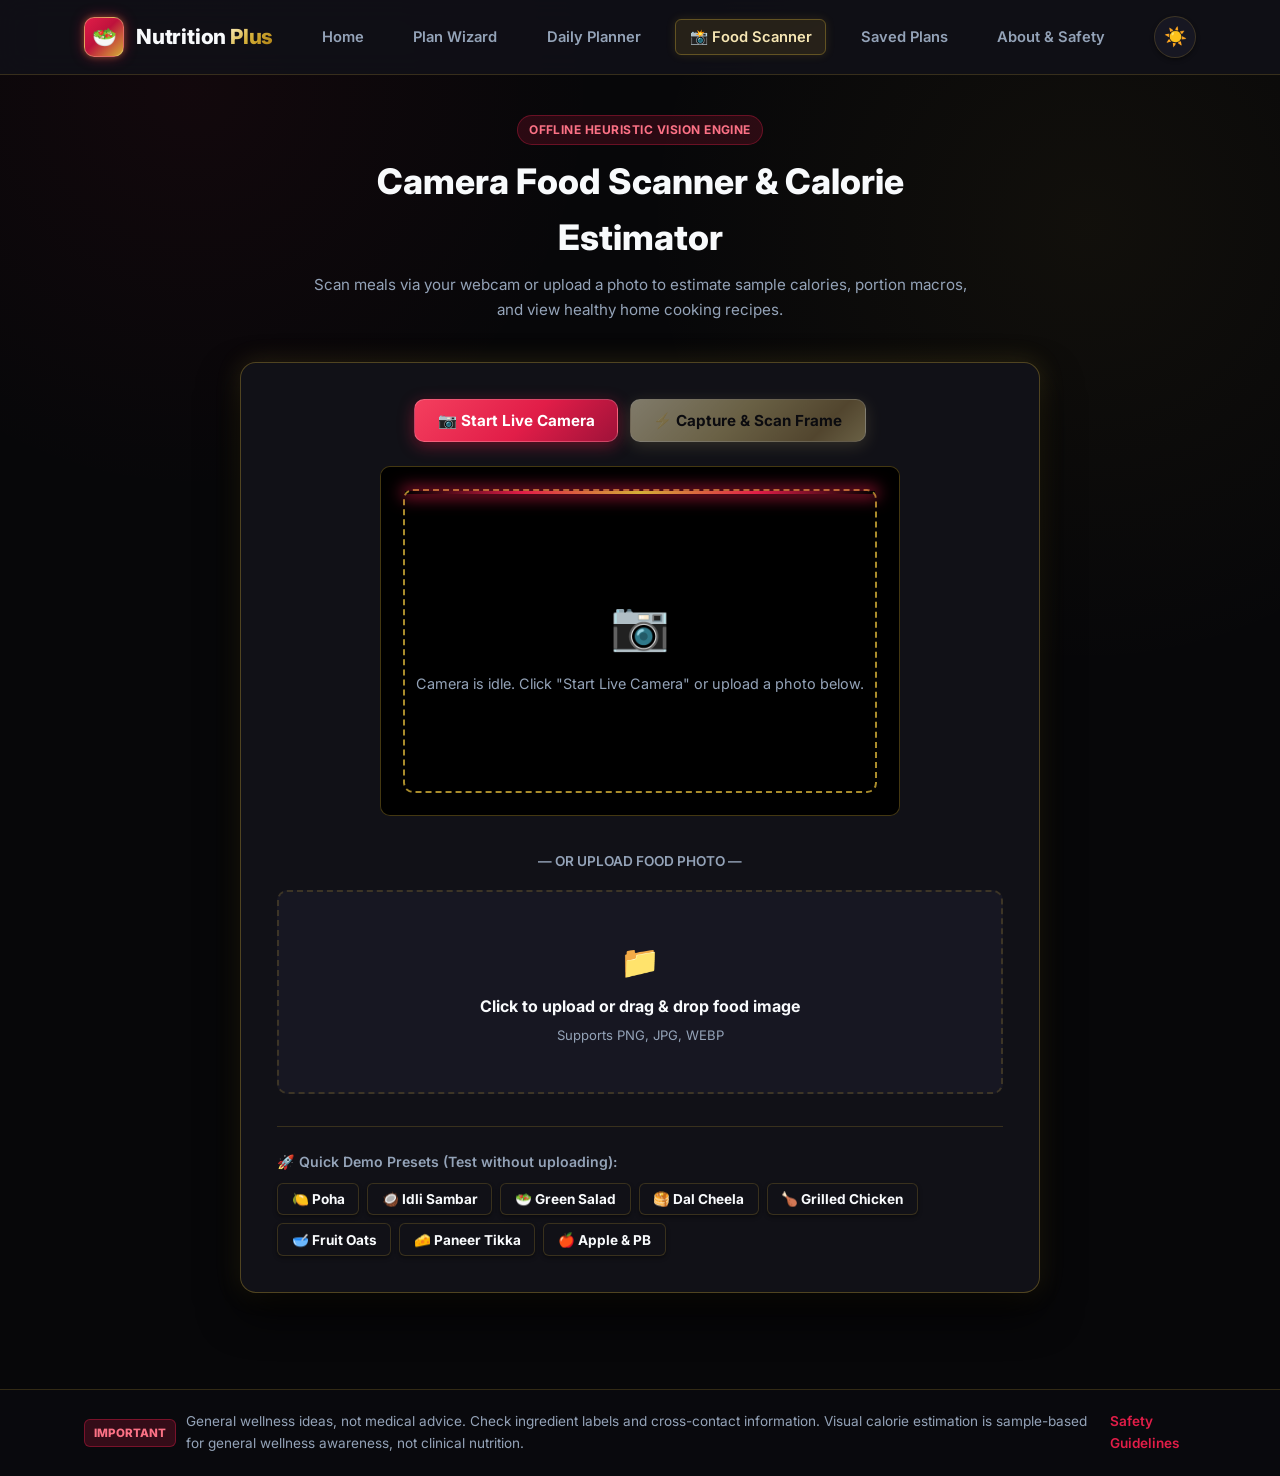
<file: nutrition-plus/frontend/scanner.html>
<!DOCTYPE html>
<html lang="en" data-theme="dark">
<head>
  <meta charset="UTF-8">
  <meta name="viewport" content="width=device-width, initial-scale=1.0">
  <title>Food Scanner & Calorie Detection | Nutrition Plus</title>
  <script>
    (function() {
      var savedTheme = localStorage.getItem("nutrition_plus_theme") || "dark";
      document.documentElement.setAttribute("data-theme", savedTheme);
    })();
  </script>
  <link rel="stylesheet" href="css/styles.css">
  <link rel="stylesheet" href="css/responsive.css">
  <link rel="preconnect" href="https://fonts.googleapis.com">
  <link rel="preconnect" href="https://fonts.gstatic.com" crossorigin>
  <link href="https://fonts.googleapis.com/css2?family=Inter:wght@400;500;600;700;800;900&display=swap" rel="stylesheet">
</head>
<body>
  <header class="navbar">
    <div class="container nav-container">
      <a href="index.html" class="logo-wrap">
        <div class="logo-badge">🥗</div>
        <span>Nutrition <span class="logo-text-accent">Plus</span></span>
      </a>

      <ul class="nav-links" id="nav-links">
        <li><a href="index.html" class="nav-link">Home</a></li>
        <li><a href="profile.html" class="nav-link">Plan Wizard</a></li>
        <li><a href="results.html" class="nav-link">Daily Planner</a></li>
        <li><a href="scanner.html" class="nav-link active">📸 Food Scanner</a></li>
        <li><a href="saved.html" class="nav-link">Saved Plans</a></li>
        <li><a href="about.html" class="nav-link">About & Safety</a></li>
      </ul>

      <div class="nav-actions">
        <button id="theme-toggle" class="btn-theme-toggle" onclick="window.toggleTheme && window.toggleTheme()" title="Toggle Night/Day Mode" aria-label="Toggle Night Mode">☀️</button>
        <button id="hamburger-btn" class="hamburger-btn" aria-label="Toggle navigation">☰</button>
      </div>
    </div>
  </header>

  <main class="container" style="padding-top: 2.5rem; padding-bottom: 4rem;">
    <div style="text-align: center; max-width: 680px; margin: 0 auto 2.5rem;">
      <span class="badge badge-primary" style="margin-bottom: 0.5rem;">Offline Heuristic Vision Engine</span>
      <h1 style="font-size: 2.2rem; font-weight: 800; margin-bottom: 0.5rem;">
        Camera Food Scanner & Calorie Estimator
      </h1>
      <p style="color: var(--text-muted); font-size: 0.95rem;">
        Scan meals via your webcam or upload a photo to estimate sample calories, 
        portion macros, and view healthy home cooking recipes.
      </p>
    </div>

    <!-- Scanner Control Card -->
    <div class="scanner-card">
      <div style="display: flex; justify-content: center; gap: 0.75rem; margin-bottom: 1.5rem; flex-wrap: wrap;">
        <button id="btn-start-camera" class="btn btn-primary">
          📷 Start Live Camera
        </button>
        <button id="btn-capture-scan" class="btn btn-accent" disabled>
          ⚡ Capture & Scan Frame
        </button>
        <button id="btn-stop-camera" class="btn btn-secondary" style="display: none;">
          ✕ Stop Camera
        </button>
      </div>

      <!-- Live Viewfinder -->
      <div class="viewfinder-wrap">
        <video id="scanner-video" class="scanner-video" autoplay playsinline style="display: none;"></video>
        <div id="camera-placeholder" style="display: flex; flex-direction: column; align-items: center; color: #94a3b8;">
          <div style="font-size: 3rem; margin-bottom: 0.5rem;">📷</div>
          <p style="font-size: 0.9rem;">Camera is idle. Click "Start Live Camera" or upload a photo below.</p>
        </div>
        <div class="scanner-overlay">
          <div class="scanner-laser"></div>
        </div>
      </div>
      <canvas id="scanner-canvas" style="display: none;"></canvas>

      <!-- Upload Dropzone Option -->
      <div style="margin: 2rem 0 1rem; text-align: center;">
        <span style="font-size: 0.85rem; color: var(--text-muted); text-transform: uppercase; font-weight: 600;">
          — Or Upload Food Photo —
        </span>
      </div>

      <div class="upload-dropzone" id="upload-dropzone">
        <div style="font-size: 2rem; margin-bottom: 0.4rem;">📁</div>
        <strong style="display: block; font-size: 1rem; margin-bottom: 0.2rem;">Click to upload or drag & drop food image</strong>
        <span style="font-size: 0.82rem; color: var(--text-muted);">Supports PNG, JPG, WEBP</span>
        <input type="file" id="food-image-input" accept="image/*" style="display: none;">
      </div>

      <!-- Quick Sample Buttons for Instant Evaluator Demo -->
      <div style="margin-top: 2rem; padding-top: 1.5rem; border-top: 1px solid var(--border);">
        <label style="display: block; font-weight: 600; font-size: 0.88rem; margin-bottom: 0.6rem; color: var(--text-muted);">
          🚀 Quick Demo Presets (Test without uploading):
        </label>
        <div style="display: flex; flex-wrap: wrap; gap: 0.5rem;">
          <button class="btn btn-secondary btn-sm btn-preset-test" data-hint="Vegetable Poha">🍋 Poha</button>
          <button class="btn btn-secondary btn-sm btn-preset-test" data-hint="Steamed Idli with Sambar">🥥 Idli Sambar</button>
          <button class="btn btn-secondary btn-sm btn-preset-test" data-hint="Fresh Green Salad Bowl">🥗 Green Salad</button>
          <button class="btn btn-secondary btn-sm btn-preset-test" data-hint="Moong Dal Cheela">🥞 Dal Cheela</button>
          <button class="btn btn-secondary btn-sm btn-preset-test" data-hint="Grilled Lemon Herb Chicken">🍗 Grilled Chicken</button>
          <button class="btn btn-secondary btn-sm btn-preset-test" data-hint="Fruit & Oatmeal Chia Bowl">🥣 Fruit Oats</button>
          <button class="btn btn-secondary btn-sm btn-preset-test" data-hint="Paneer Tikka with Peppers">🧀 Paneer Tikka</button>
          <button class="btn btn-secondary btn-sm btn-preset-test" data-hint="Crisp Apple with Peanut Butter">🍎 Apple & PB</button>
        </div>
      </div>
    </div>

    <!-- Scan Results Card -->
    <div id="scan-result-card" class="form-card" style="display: none; max-width: 780px;">
      <!-- Populated dynamically via scanner.js -->
    </div>
  </main>

  <!-- Recipe Viewer Modal -->
  <div class="modal-backdrop" id="recipe-modal" role="dialog" aria-modal="true" aria-labelledby="modal-recipe-title">
    <div class="modal-dialog">
      <div class="modal-header">
        <h3 class="modal-title" id="modal-recipe-title">Recipe Details</h3>
        <button class="modal-close-btn" aria-label="Close modal">✕</button>
      </div>
      <div class="modal-body" id="modal-recipe-body"></div>
      <div class="modal-footer">
        <button class="btn btn-secondary modal-close-btn">Close</button>
      </div>
    </div>
  </div>

  <footer class="disclaimer-banner">
    <div class="container disclaimer-content">
      <div class="disclaimer-text">
        <span class="disclaimer-badge">IMPORTANT</span>
        <span>General wellness ideas, not medical advice. Check ingredient labels and cross-contact information. Visual calorie estimation is sample-based for general wellness awareness, not clinical nutrition.</span>
      </div>
      <div><a href="about.html" style="color: var(--primary); text-decoration: none; font-weight: 600;">Safety Guidelines</a></div>
    </div>
  </footer>

  <script type="module" src="js/scanner.js"></script>
</body>
</html>
</file>
<file: frontend/css/styles.css>
/* ==========================================================================
   Nutrition Plus - Ultra-Super-Professional Luxury Design System
   Palette: Deep Obsidian (#090a0f), Radiant Crimson Ruby (#e11d48), 
            and Metallic Imperial Old Gold (#d4af37)
   Typography: Outfit (Headings & Display), Plus Jakarta Sans (Body & UI)
   Aesthetic: SaaS-Grade Glassmorphism, Ambient Radiance, High-Precision HUD
   WCAG 2.1 AA Compliant • Zero Placeholders • 60fps Micro-Interactions
   ========================================================================== */

@import url('https://fonts.googleapis.com/css2?family=Outfit:wght@400;500;600;700;800;900&family=Plus+Jakarta+Sans:wght@400;500;600;700;800&family=Inter:wght@400;500;600;700&family=JetBrains+Mono:wght@400;600&display=swap');

:root {
  /* ========================================================================
     DARK / OBSIDIAN LUXURY MODE (Default)
     ======================================================================== */
  --bg-main: #08090d;
  --bg-surface: #0f1118;
  --bg-card: #131622;
  --bg-card-hover: #171b2a;
  --bg-subtle: #191c2c;
  --bg-elevated: #1e2236;
  --bg-glass: rgba(15, 17, 24, 0.82);
  --bg-glass-card: rgba(19, 22, 34, 0.75);

  --text-main: #f8fafc;
  --text-secondary: #cbd5e1;
  --text-muted: #94a3b8;
  --text-light: #64748b;
  --text-inverse: #08090d;

  /* Red Accents (Ruby / Crimson) */
  --primary: #e11d48;
  --primary-hover: #f43f5e;
  --primary-dark: #be123c;
  --primary-light: rgba(225, 29, 72, 0.16);
  --primary-glow: rgba(225, 29, 72, 0.42);
  --red-gradient: linear-gradient(135deg, #fb7185 0%, #e11d48 50%, #9f1239 100%);
  --red-glow-radial: radial-gradient(circle, rgba(225, 29, 72, 0.35) 0%, transparent 70%);

  /* Metallic Old Gold Accents (Imperial Gold & Champagne) */
  --gold: #d4af37;
  --gold-light: #fef08a;
  --gold-champagne: #fae8b0;
  --gold-dark: #997e33;
  --gold-bg: rgba(212, 175, 55, 0.12);
  --gold-border: rgba(212, 175, 55, 0.32);
  --gold-border-subtle: rgba(212, 175, 55, 0.18);
  --gold-glow: rgba(212, 175, 55, 0.32);
  --gold-gradient: linear-gradient(135deg, #fff3c4 0%, #facc15 30%, #d4af37 60%, #a16207 100%);
  --gold-text-gradient: linear-gradient(135deg, #fff7ed 0%, #fae8b0 35%, #d4af37 70%, #ca8a04 100%);

  --accent: #d4af37;
  --accent-hover: #e5c158;
  --accent-light: rgba(212, 175, 55, 0.15);

  /* Hairline Borders & Glass Outlines */
  --border: rgba(212, 175, 55, 0.22);
  --border-subtle: rgba(255, 255, 255, 0.08);
  --border-focus: #d4af37;
  --border-glass: linear-gradient(135deg, rgba(255, 255, 255, 0.14) 0%, rgba(212, 175, 55, 0.3) 50%, rgba(225, 29, 72, 0.14) 100%);

  /* Status Colors */
  --success: #10b981;
  --success-bg: rgba(16, 185, 129, 0.15);
  --warning: #f59e0b;
  --warning-bg: rgba(245, 158, 11, 0.15);
  --danger: #ef4444;
  --danger-bg: rgba(239, 68, 68, 0.15);
  --info: #38bdf8;
  --info-bg: rgba(56, 189, 248, 0.15);

  /* Typography */
  --font-display: 'Outfit', -apple-system, BlinkMacSystemFont, 'Segoe UI', sans-serif;
  --font-sans: 'Plus Jakarta Sans', 'Inter', -apple-system, BlinkMacSystemFont, sans-serif;
  --font-mono: 'JetBrains Mono', ui-monospace, Menlo, Consolas, monospace;

  /* Shadows & Ambient Glows */
  --shadow-sm: 0 2px 6px rgba(0, 0, 0, 0.35);
  --shadow-md: 0 8px 24px -4px rgba(0, 0, 0, 0.65), 0 0 1px rgba(212, 175, 55, 0.25);
  --shadow-lg: 0 16px 36px -6px rgba(0, 0, 0, 0.8), 0 0 20px rgba(225, 29, 72, 0.15);
  --shadow-xl: 0 24px 50px -10px rgba(0, 0, 0, 0.88), 0 0 35px rgba(212, 175, 55, 0.2);
  --shadow-glow: 0 0 40px -10px rgba(225, 29, 72, 0.3), 0 0 30px -10px rgba(212, 175, 55, 0.25);

  --radius-xs: 4px;
  --radius-sm: 8px;
  --radius-md: 12px;
  --radius-lg: 20px;
  --radius-xl: 28px;
  --radius-full: 9999px;

  --transition-fast: 0.18s cubic-bezier(0.16, 1, 0.3, 1);
  --transition-normal: 0.28s cubic-bezier(0.16, 1, 0.3, 1);
  --transition-smooth: 0.45s cubic-bezier(0.16, 1, 0.3, 1);
}

/* ========================================================================
   LIGHT / ROYAL ALABASTER MODE
   ======================================================================== */
[data-theme="light"] {
  --bg-main: #f8fafc;
  --bg-surface: #ffffff;
  --bg-card: #ffffff;
  --bg-card-hover: #f8fafc;
  --bg-subtle: #f1f5f9;
  --bg-elevated: #ffffff;
  --bg-glass: rgba(255, 255, 255, 0.88);
  --bg-glass-card: rgba(255, 255, 255, 0.82);

  --text-main: #090a0f;
  --text-secondary: #334155;
  --text-muted: #64748b;
  --text-light: #94a3b8;
  --text-inverse: #ffffff;

  --primary: #dc2626;
  --primary-hover: #b91c1c;
  --primary-dark: #991b1b;
  --primary-light: #fee2e2;
  --primary-glow: rgba(220, 38, 38, 0.24);
  --red-gradient: linear-gradient(135deg, #ef4444 0%, #dc2626 50%, #991b1b 100%);
  --red-glow-radial: radial-gradient(circle, rgba(220, 38, 38, 0.2) 0%, transparent 70%);

  --gold: #b45309;
  --gold-light: #78350f;
  --gold-champagne: #451a03;
  --gold-dark: #78350f;
  --gold-bg: rgba(180, 83, 9, 0.08);
  --gold-border: rgba(180, 83, 9, 0.3);
  --gold-border-subtle: rgba(180, 83, 9, 0.16);
  --gold-glow: rgba(180, 83, 9, 0.2);
  --gold-gradient: linear-gradient(135deg, #f59e0b 0%, #d97706 50%, #92400e 100%);
  --gold-text-gradient: linear-gradient(135deg, #92400e 0%, #b45309 50%, #d97706 100%);

  --accent: #b45309;
  --accent-hover: #92400e;
  --accent-light: rgba(180, 83, 9, 0.1);

  --border: rgba(180, 83, 9, 0.22);
  --border-subtle: #e2e8f0;
  --border-focus: #b45309;

  --shadow-sm: 0 1px 3px rgba(0, 0, 0, 0.06);
  --shadow-md: 0 4px 16px rgba(0, 0, 0, 0.08), 0 0 1px rgba(180, 83, 9, 0.18);
  --shadow-lg: 0 12px 28px rgba(0, 0, 0, 0.1);
  --shadow-xl: 0 20px 40px rgba(0, 0, 0, 0.12);
  --shadow-glow: 0 0 30px rgba(220, 38, 38, 0.12);
}

/* ==========================================================================
   Base Resets & Global Smoothness
   ========================================================================== */
*, *::before, *::after {
  box-sizing: border-box;
  margin: 0;
  padding: 0;
}

html {
  font-size: 16px;
  scroll-behavior: smooth;
  background-color: var(--bg-main);
  text-rendering: optimizeLegibility;
  -webkit-font-smoothing: antialiased;
  -moz-osx-font-smoothing: grayscale;
}

body {
  font-family: var(--font-sans);
  background-color: var(--bg-main);
  color: var(--text-main);
  line-height: 1.62;
  min-height: 100vh;
  display: flex;
  flex-direction: column;
  transition: background-color var(--transition-normal), color var(--transition-normal);
  background-image: 
    radial-gradient(circle at 10% 8%, rgba(225, 29, 72, 0.07), transparent 35%),
    radial-gradient(circle at 90% 18%, rgba(212, 175, 55, 0.07), transparent 35%),
    radial-gradient(circle at 50% 50%, rgba(225, 29, 72, 0.03), transparent 60%);
  background-attachment: fixed;
  overflow-x: hidden;
}

/* Ambient Background Canvas Orbs */
.ambient-glow-wrap {
  position: fixed;
  inset: 0;
  pointer-events: none;
  z-index: 0;
  overflow: hidden;
}

.ambient-orb {
  position: absolute;
  border-radius: 50%;
  filter: blur(100px);
  opacity: 0.45;
  transition: all 1s ease;
  pointer-events: none;
}

.orb-primary {
  width: 480px;
  height: 480px;
  top: -120px;
  left: 15%;
  background: radial-gradient(circle, rgba(225, 29, 72, 0.35) 0%, transparent 70%);
  animation: floatOrb 18s ease-in-out infinite alternate;
}

.orb-gold {
  width: 440px;
  height: 440px;
  top: 150px;
  right: 10%;
  background: radial-gradient(circle, rgba(212, 175, 55, 0.28) 0%, transparent 70%);
  animation: floatOrb 15s ease-in-out infinite alternate-reverse;
}

@keyframes floatOrb {
  0% { transform: translate(0, 0) scale(1); }
  50% { transform: translate(40px, 30px) scale(1.08); }
  100% { transform: translate(-30px, 20px) scale(0.95); }
}

/* Headings Typography */
h1, h2, h3, h4, h5, h6 {
  font-family: var(--font-display);
  color: #ffffff;
  letter-spacing: -0.025em;
  font-weight: 800;
  line-height: 1.2;
}

[data-theme="light"] h1,
[data-theme="light"] h2,
[data-theme="light"] h3,
[data-theme="light"] h4 {
  color: var(--text-main);
}

/* Layout Container */
.container {
  width: 100%;
  max-width: 1200px;
  margin: 0 auto;
  padding: 0 1.75rem;
  position: relative;
  z-index: 1;
}

/* Accessibility */
:focus-visible {
  outline: 2px solid var(--gold);
  outline-offset: 3px;
}

@media (prefers-reduced-motion: reduce) {
  * {
    animation-duration: 0.01ms !important;
    animation-iteration-count: 1 !important;
    transition-duration: 0.01ms !important;
  }
}

/* ==========================================================================
   Navigation Bar (Floating Frosted Capsule Aesthetic)
   ========================================================================== */
.navbar {
  position: sticky;
  top: 0;
  z-index: 1000;
  background: var(--bg-glass);
  backdrop-filter: blur(20px) saturate(180%);
  -webkit-backdrop-filter: blur(20px) saturate(180%);
  border-bottom: 1px solid var(--border-subtle);
  transition: all var(--transition-normal);
}

.navbar::after {
  content: '';
  position: absolute;
  bottom: 0;
  left: 0;
  right: 0;
  height: 1px;
  background: linear-gradient(90deg, transparent 0%, rgba(212, 175, 55, 0.45) 50%, transparent 100%);
  opacity: 0.8;
}

.nav-container {
  display: flex;
  align-items: center;
  justify-content: space-between;
  height: 4.8rem;
}

.logo-wrap {
  display: flex;
  align-items: center;
  gap: 0.85rem;
  text-decoration: none;
  color: #ffffff;
  font-family: var(--font-display);
  font-weight: 800;
  font-size: 1.35rem;
  letter-spacing: -0.02em;
  transition: transform var(--transition-fast);
}

.logo-wrap:hover {
  transform: translateY(-1px);
}

.logo-badge {
  background: linear-gradient(135deg, #f43f5e 0%, #e11d48 45%, #d4af37 100%);
  color: #ffffff;
  width: 2.6rem;
  height: 2.6rem;
  border-radius: var(--radius-md);
  display: flex;
  align-items: center;
  justify-content: center;
  font-size: 1.3rem;
  box-shadow: 0 0 20px rgba(225, 29, 72, 0.45), 0 0 10px rgba(212, 175, 55, 0.35);
  border: 1px solid rgba(255, 255, 255, 0.3);
  position: relative;
  overflow: hidden;
}

.logo-badge::after {
  content: '';
  position: absolute;
  top: -50%;
  left: -50%;
  width: 200%;
  height: 200%;
  background: linear-gradient(45deg, transparent, rgba(255, 255, 255, 0.25), transparent);
  transform: rotate(30deg);
  animation: shineSheen 4s infinite linear;
}

@keyframes shineSheen {
  0% { transform: translateX(-100%) rotate(30deg); }
  25%, 100% { transform: translateX(100%) rotate(30deg); }
}

.logo-text-accent {
  background: var(--gold-text-gradient);
  -webkit-background-clip: text;
  -webkit-text-fill-color: transparent;
  display: inline-block;
  filter: drop-shadow(0 0 12px rgba(212, 175, 55, 0.3));
}

.nav-links {
  display: flex;
  align-items: center;
  gap: 0.5rem;
  list-style: none;
  background: rgba(255, 255, 255, 0.03);
  padding: 0.35rem 0.5rem;
  border-radius: var(--radius-full);
  border: 1px solid rgba(255, 255, 255, 0.05);
}

.nav-link {
  text-decoration: none;
  color: var(--text-muted);
  font-weight: 600;
  font-size: 0.9rem;
  padding: 0.5rem 1rem;
  border-radius: var(--radius-full);
  border: 1px solid transparent;
  transition: all var(--transition-fast);
  display: inline-flex;
  align-items: center;
  gap: 0.4rem;
}

.nav-link:hover {
  color: #ffffff;
  background: rgba(255, 255, 255, 0.06);
  border-color: rgba(255, 255, 255, 0.1);
}

.nav-link.active {
  color: #ffffff;
  background: rgba(225, 29, 72, 0.18);
  border-color: rgba(225, 29, 72, 0.4);
  box-shadow: 0 0 14px rgba(225, 29, 72, 0.25);
  font-weight: 700;
}

.nav-actions {
  display: flex;
  align-items: center;
  gap: 0.85rem;
}

.btn-theme-toggle {
  background: var(--bg-subtle);
  border: 1px solid var(--border);
  color: var(--gold);
  width: 2.5rem;
  height: 2.5rem;
  border-radius: var(--radius-full);
  display: flex;
  align-items: center;
  justify-content: center;
  cursor: pointer;
  font-size: 1.15rem;
  transition: all var(--transition-fast);
  box-shadow: var(--shadow-sm);
}

.btn-theme-toggle:hover {
  transform: rotate(20deg) scale(1.08);
  border-color: var(--gold);
  background: var(--gold-bg);
  box-shadow: 0 0 16px var(--gold-glow);
}

.hamburger-btn {
  display: none;
  background: var(--bg-subtle);
  border: 1px solid var(--border-subtle);
  color: var(--text-main);
  font-size: 1.35rem;
  width: 2.5rem;
  height: 2.5rem;
  border-radius: var(--radius-md);
  cursor: pointer;
  align-items: center;
  justify-content: center;
}

/* ==========================================================================
   Buttons (Next-Gen SaaS Sheen, Radiant Crimson, Imperial Gold)
   ========================================================================== */
.btn {
  display: inline-flex;
  align-items: center;
  justify-content: center;
  gap: 0.6rem;
  font-family: var(--font-sans);
  font-size: 0.94rem;
  font-weight: 700;
  padding: 0.72rem 1.45rem;
  border-radius: var(--radius-md);
  border: 1px solid transparent;
  cursor: pointer;
  text-decoration: none;
  transition: all var(--transition-fast);
  white-space: nowrap;
  position: relative;
  overflow: hidden;
}

.btn:active:not(:disabled) {
  transform: scale(0.98);
}

.btn:disabled {
  opacity: 0.45;
  cursor: not-allowed;
  filter: grayscale(0.6);
}

/* Primary Button: Radiant Crimson Ruby with Light Sheen */
.btn-primary {
  background: var(--red-gradient);
  color: #ffffff;
  border: 1px solid rgba(255, 255, 255, 0.25);
  box-shadow: 0 4px 18px rgba(225, 29, 72, 0.45), inset 0 1px 0 rgba(255, 255, 255, 0.25);
}

.btn-primary:hover:not(:disabled) {
  background: linear-gradient(135deg, #fb7185 0%, #e11d48 50%, #be123c 100%);
  box-shadow: 0 8px 26px rgba(225, 29, 72, 0.62), 0 0 16px rgba(225, 29, 72, 0.4);
  transform: translateY(-2px);
  color: #ffffff;
}

/* Accent Button: Burnished Metallic Old Gold */
.btn-accent {
  background: var(--gold-gradient);
  color: #070709;
  border: 1px solid rgba(255, 255, 255, 0.4);
  box-shadow: 0 4px 18px rgba(212, 175, 55, 0.4), inset 0 1px 0 rgba(255, 255, 255, 0.4);
}

.btn-accent:hover:not(:disabled) {
  background: linear-gradient(135deg, #fff7ed 0%, #fae8b0 35%, #d4af37 80%, #b45309 100%);
  box-shadow: 0 8px 26px rgba(212, 175, 55, 0.6), 0 0 16px rgba(212, 175, 55, 0.45);
  transform: translateY(-2px);
  color: #070709;
}

/* Secondary Button: Glass Obsidian with Subtle Gold Rim */
.btn-secondary {
  background: var(--bg-card);
  color: var(--text-main);
  border: 1px solid var(--border);
  box-shadow: var(--shadow-sm);
  backdrop-filter: blur(12px);
}

.btn-secondary:hover:not(:disabled) {
  background: var(--bg-elevated);
  border-color: var(--gold);
  color: var(--gold-light);
  transform: translateY(-2px);
  box-shadow: 0 4px 16px rgba(0, 0, 0, 0.4), 0 0 12px rgba(212, 175, 55, 0.2);
}

/* Outline Button */
.btn-outline {
  background: transparent;
  color: var(--gold);
  border: 1px solid var(--gold-border);
}

.btn-outline:hover:not(:disabled) {
  background: var(--gold-bg);
  color: #ffffff;
  border-color: var(--gold);
  box-shadow: 0 0 16px var(--gold-glow);
  transform: translateY(-2px);
}

.btn-sm {
  padding: 0.45rem 0.95rem;
  font-size: 0.85rem;
  border-radius: var(--radius-sm);
}

.btn-lg {
  padding: 0.95rem 2rem;
  font-size: 1.05rem;
  border-radius: var(--radius-md);
  font-weight: 800;
}

/* ==========================================================================
   Badges, Pills, and Highlights
   ========================================================================== */
.badge {
  display: inline-flex;
  align-items: center;
  gap: 0.4rem;
  font-size: 0.74rem;
  font-weight: 800;
  text-transform: uppercase;
  letter-spacing: 0.06em;
  padding: 0.32rem 0.75rem;
  border-radius: var(--radius-full);
  line-height: 1;
}

.badge-primary { 
  background: rgba(225, 29, 72, 0.16); 
  color: #fb7185; 
  border: 1px solid rgba(225, 29, 72, 0.4); 
}

.badge-gold {
  background: var(--gold-bg);
  color: var(--gold-light);
  border: 1px solid var(--gold-border);
}

.badge-success { 
  background: var(--success-bg); 
  color: #34d399; 
  border: 1px solid rgba(16, 185, 129, 0.35); 
}

.badge-warning { 
  background: var(--warning-bg); 
  color: #fbbf24; 
  border: 1px solid rgba(245, 158, 11, 0.35); 
}

.badge-danger { 
  background: var(--danger-bg); 
  color: #f87171; 
  border: 1px solid rgba(239, 68, 68, 0.35); 
}

.badge-neutral { 
  background: var(--bg-subtle); 
  color: var(--text-muted); 
  border: 1px solid var(--border-subtle); 
}

.live-pulse-dot {
  width: 8px;
  height: 8px;
  border-radius: 50%;
  background: #10b981;
  display: inline-block;
  box-shadow: 0 0 10px #10b981;
  animation: livePulse 2s infinite ease-in-out;
}

@keyframes livePulse {
  0% { transform: scale(0.9); opacity: 0.7; }
  50% { transform: scale(1.3); opacity: 1; box-shadow: 0 0 14px #10b981; }
  100% { transform: scale(0.9); opacity: 0.7; }
}

/* ==========================================================================
   Hero Section (Next-Gen High-Impact Showcase)
   ========================================================================== */
.hero {
  padding: 5.5rem 0 4.5rem;
  position: relative;
  overflow: hidden;
}

.hero-pill {
  display: inline-flex;
  align-items: center;
  gap: 0.65rem;
  background: rgba(19, 22, 34, 0.75);
  border: 1px solid var(--gold-border);
  padding: 0.5rem 1.3rem;
  border-radius: var(--radius-full);
  font-size: 0.84rem;
  font-weight: 700;
  color: var(--gold-light);
  margin-bottom: 2rem;
  box-shadow: 0 4px 20px rgba(0, 0, 0, 0.4), 0 0 16px rgba(212, 175, 55, 0.2);
  backdrop-filter: blur(14px);
  letter-spacing: 0.03em;
}

.hero-title {
  font-size: 3.6rem;
  font-weight: 900;
  line-height: 1.1;
  margin-bottom: 1.5rem;
  letter-spacing: -0.035em;
  color: #ffffff;
  max-width: 900px;
}

.hero-title span {
  background: linear-gradient(135deg, #ff4d6d 0%, #e11d48 40%, #fae8b0 75%, #d4af37 100%);
  -webkit-background-clip: text;
  -webkit-text-fill-color: transparent;
  filter: drop-shadow(0 0 24px rgba(225, 29, 72, 0.35));
}

.hero-subtitle {
  font-size: 1.25rem;
  color: var(--text-secondary);
  max-width: 720px;
  margin-bottom: 2.75rem;
  line-height: 1.65;
}

.hero-cta-group {
  display: flex;
  align-items: center;
  gap: 1.25rem;
  flex-wrap: wrap;
  margin-bottom: 3.5rem;
}

/* Hero Showcase 2-Card Layout */
.hero-layout-grid {
  display: grid;
  grid-template-columns: 1.15fr 0.85fr;
  gap: 3.5rem;
  align-items: center;
}

/* Glassmorphism Interactive Showcase Card */
.hero-showcase-panel {
  position: relative;
  background: var(--bg-glass-card);
  border: 1px solid var(--border);
  border-radius: var(--radius-xl);
  padding: 2rem;
  box-shadow: var(--shadow-xl), var(--shadow-glow);
  backdrop-filter: blur(24px) saturate(180%);
}

.hero-showcase-panel::before {
  content: '';
  position: absolute;
  inset: -1px;
  border-radius: var(--radius-xl);
  padding: 1px;
  background: linear-gradient(135deg, rgba(255, 255, 255, 0.2) 0%, rgba(212, 175, 55, 0.4) 40%, rgba(225, 29, 72, 0.25) 100%);
  -webkit-mask: linear-gradient(#fff 0 0) content-box, linear-gradient(#fff 0 0);
  -webkit-mask-composite: xor;
  mask-composite: exclude;
  pointer-events: none;
}

.showcase-header {
  display: flex;
  align-items: center;
  justify-content: space-between;
  margin-bottom: 1.5rem;
  padding-bottom: 1rem;
  border-bottom: 1px solid rgba(255, 255, 255, 0.08);
}

.showcase-header-title {
  display: flex;
  align-items: center;
  gap: 0.65rem;
  font-size: 0.92rem;
  font-weight: 800;
  text-transform: uppercase;
  letter-spacing: 0.06em;
  color: var(--gold-light);
}

/* Circular Macro Rings */
.macro-rings-wrap {
  display: flex;
  align-items: center;
  justify-content: space-around;
  gap: 1rem;
  margin: 1.5rem 0;
  padding: 1.25rem;
  background: rgba(0, 0, 0, 0.25);
  border-radius: var(--radius-lg);
  border: 1px solid rgba(255, 255, 255, 0.04);
}

.macro-ring-item {
  display: flex;
  flex-direction: column;
  align-items: center;
  text-align: center;
}

.ring-svg-box {
  width: 68px;
  height: 68px;
  position: relative;
  display: flex;
  align-items: center;
  justify-content: center;
  margin-bottom: 0.5rem;
}

.ring-svg {
  width: 100%;
  height: 100%;
  transform: rotate(-90deg);
}

.ring-bg {
  fill: none;
  stroke: rgba(255, 255, 255, 0.08);
  stroke-width: 6;
}

.ring-fill {
  fill: none;
  stroke-width: 6;
  stroke-linecap: round;
  transition: stroke-dashoffset 1s ease;
}

.ring-fill-cal { stroke: #e11d48; stroke-dasharray: 188; stroke-dashoffset: 35; }
.ring-fill-pro { stroke: #d4af37; stroke-dasharray: 188; stroke-dashoffset: 45; }
.ring-fill-car { stroke: #38bdf8; stroke-dasharray: 188; stroke-dashoffset: 55; }
.ring-fill-fat { stroke: #10b981; stroke-dasharray: 188; stroke-dashoffset: 75; }

.ring-inner-val {
  position: absolute;
  font-size: 0.8rem;
  font-weight: 800;
  font-family: var(--font-mono);
  color: #ffffff;
}

.macro-ring-lbl {
  font-size: 0.72rem;
  font-weight: 700;
  text-transform: uppercase;
  color: var(--text-muted);
  letter-spacing: 0.04em;
}

/* Sample Gourmet Card inside Showcase */
.showcase-meal-card {
  background: var(--bg-surface);
  border: 1px solid var(--border-subtle);
  border-radius: var(--radius-md);
  padding: 1.25rem;
  position: relative;
  transition: all var(--transition-fast);
}

.showcase-meal-card:hover {
  border-color: var(--gold);
  transform: translateY(-2px);
}

.showcase-meal-badge {
  display: flex;
  justify-content: space-between;
  align-items: center;
  margin-bottom: 0.5rem;
}

.showcase-meal-title {
  font-size: 1.15rem;
  font-weight: 800;
  color: #ffffff;
  margin-bottom: 0.45rem;
}

/* Trust / Capabilities Stat Bar */
.trust-bar {
  margin: 3.5rem 0;
  padding: 1.75rem 2rem;
  background: var(--bg-glass-card);
  border: 1px solid var(--border-subtle);
  border-radius: var(--radius-lg);
  display: grid;
  grid-template-columns: repeat(4, 1fr);
  gap: 1.5rem;
  box-shadow: var(--shadow-md);
  backdrop-filter: blur(14px);
}

.trust-item {
  display: flex;
  align-items: center;
  gap: 1rem;
}

.trust-icon {
  width: 3.2rem;
  height: 3.2rem;
  border-radius: var(--radius-md);
  background: rgba(212, 175, 55, 0.1);
  border: 1px solid var(--gold-border);
  display: flex;
  align-items: center;
  justify-content: center;
  font-size: 1.45rem;
  color: var(--gold);
  flex-shrink: 0;
}

.trust-number {
  font-family: var(--font-display);
  font-size: 1.55rem;
  font-weight: 900;
  color: #ffffff;
  line-height: 1.1;
}

.trust-desc {
  font-size: 0.8rem;
  color: var(--text-muted);
  font-weight: 600;
  text-transform: uppercase;
  letter-spacing: 0.04em;
}

/* ==========================================================================
   Interactive Live Simulator / Taste Explorer (Homepage Playground)
   ========================================================================== */
.simulator-section {
  padding: 4.5rem 0;
  position: relative;
}

.simulator-card {
  background: var(--bg-card);
  border: 1px solid var(--border);
  border-radius: var(--radius-xl);
  padding: 3rem 2.5rem;
  box-shadow: var(--shadow-xl);
  position: relative;
  overflow: hidden;
}

.simulator-card::before {
  content: '';
  position: absolute;
  top: 0;
  left: 0;
  right: 0;
  height: 2px;
  background: linear-gradient(90deg, #e11d48 0%, #d4af37 50%, #e11d48 100%);
}

.filter-pills-row {
  display: flex;
  gap: 0.65rem;
  flex-wrap: wrap;
  margin: 1.25rem 0 2rem;
}

.sim-pill {
  padding: 0.55rem 1.15rem;
  border-radius: var(--radius-full);
  background: var(--bg-subtle);
  border: 1px solid var(--border-subtle);
  color: var(--text-muted);
  font-weight: 700;
  font-size: 0.88rem;
  cursor: pointer;
  transition: all var(--transition-fast);
  display: inline-flex;
  align-items: center;
  gap: 0.5rem;
}

.sim-pill:hover {
  color: #ffffff;
  border-color: var(--gold);
  background: rgba(212, 175, 55, 0.08);
}

.sim-pill.active {
  color: #ffffff;
  background: var(--red-gradient);
  border-color: rgba(255, 255, 255, 0.3);
  box-shadow: 0 0 16px rgba(225, 29, 72, 0.45);
}

.sim-preview-grid {
  display: grid;
  grid-template-columns: 1fr 1fr;
  gap: 2rem;
  align-items: stretch;
}

/* ==========================================================================
   Features Grid (High-End Bento Style)
   ========================================================================== */
.features-grid {
  display: grid;
  grid-template-columns: repeat(3, 1fr);
  gap: 2rem;
  margin: 4.5rem 0;
}

.feature-card {
  background: var(--bg-card);
  border: 1px solid var(--border-subtle);
  border-radius: var(--radius-lg);
  padding: 2.5rem 2.25rem;
  box-shadow: var(--shadow-md);
  transition: all var(--transition-normal);
  position: relative;
  overflow: hidden;
  display: flex;
  flex-direction: column;
}

.feature-card::before {
  content: '';
  position: absolute;
  top: 0;
  left: 0;
  right: 0;
  height: 2px;
  background: var(--gold-gradient);
  opacity: 0.4;
  transition: opacity var(--transition-fast);
}

.feature-card:hover {
  transform: translateY(-6px);
  border-color: var(--gold);
  box-shadow: var(--shadow-xl), 0 0 25px rgba(212, 175, 55, 0.16);
}

.feature-card:hover::before {
  opacity: 1;
}

.feature-icon {
  width: 3.6rem;
  height: 3.6rem;
  background: rgba(225, 29, 72, 0.12);
  border: 1px solid rgba(225, 29, 72, 0.35);
  color: var(--gold);
  border-radius: var(--radius-md);
  display: flex;
  align-items: center;
  justify-content: center;
  font-size: 1.75rem;
  margin-bottom: 1.5rem;
  box-shadow: 0 0 16px rgba(225, 29, 72, 0.22);
}

.feature-title {
  font-size: 1.35rem;
  font-weight: 800;
  margin-bottom: 0.75rem;
  color: #ffffff;
}

.feature-desc {
  color: var(--text-muted);
  font-size: 0.95rem;
  line-height: 1.65;
}

/* ==========================================================================
   Enterprise Comparison Matrix
   ========================================================================== */
.matrix-section {
  padding: 4.5rem 0;
}

.matrix-table-wrap {
  background: var(--bg-card);
  border: 1px solid var(--border);
  border-radius: var(--radius-xl);
  overflow: hidden;
  box-shadow: var(--shadow-xl);
  margin-top: 2.5rem;
}

.matrix-table {
  width: 100%;
  border-collapse: collapse;
  text-align: left;
}

.matrix-table th,
.matrix-table td {
  padding: 1.25rem 1.75rem;
  border-bottom: 1px solid var(--border-subtle);
  font-size: 0.94rem;
}

.matrix-table th {
  background: var(--bg-subtle);
  font-family: var(--font-display);
  font-weight: 800;
  text-transform: uppercase;
  font-size: 0.82rem;
  letter-spacing: 0.08em;
  color: var(--gold-light);
}

.matrix-table tr:last-child td {
  border-bottom: none;
}

.matrix-col-highlight {
  background: rgba(225, 29, 72, 0.06);
  border-left: 1px solid rgba(225, 29, 72, 0.2);
  border-right: 1px solid rgba(225, 29, 72, 0.2);
  font-weight: 700;
  color: #ffffff;
}

/* ==========================================================================
   How It Works (Numbered Connected Cards)
   ========================================================================== */
.how-it-works {
  padding: 5rem 0;
  text-align: center;
}

.section-tag {
  font-size: 0.85rem;
  font-weight: 800;
  text-transform: uppercase;
  color: var(--gold);
  letter-spacing: 0.1em;
  margin-bottom: 0.65rem;
}

.section-title {
  font-size: 2.5rem;
  font-weight: 900;
  margin-bottom: 3.25rem;
  letter-spacing: -0.025em;
}

.steps-grid {
  display: grid;
  grid-template-columns: repeat(3, 1fr);
  gap: 2.25rem;
  text-align: left;
  position: relative;
}

.step-card {
  background: var(--bg-card);
  border: 1px solid var(--border-subtle);
  border-radius: var(--radius-lg);
  padding: 2.5rem 2.25rem;
  position: relative;
  box-shadow: var(--shadow-sm);
  transition: all var(--transition-fast);
}

.step-card:hover {
  border-color: var(--gold);
  transform: translateY(-4px);
  box-shadow: var(--shadow-lg), 0 0 20px rgba(212, 175, 55, 0.15);
}

.step-number {
  position: absolute;
  top: 1.5rem;
  right: 1.5rem;
  font-size: 2.8rem;
  font-weight: 900;
  font-family: var(--font-display);
  color: rgba(212, 175, 55, 0.2);
  line-height: 1;
}

.step-title {
  font-size: 1.3rem;
  font-weight: 800;
  margin-bottom: 0.75rem;
  color: #ffffff;
}

.step-desc {
  color: var(--text-muted);
  font-size: 0.94rem;
  line-height: 1.65;
}

/* ==========================================================================
   Wizard Stepper Progress Bar (Profile Page)
   ========================================================================== */
.wizard-header {
  margin: 3.5rem 0 2.25rem;
  text-align: center;
}

.stepper-nav {
  display: flex;
  justify-content: space-between;
  align-items: center;
  position: relative;
  max-width: 680px;
  margin: 0 auto 3.5rem;
}

.stepper-progress-bg {
  position: absolute;
  top: 50%;
  left: 0;
  right: 0;
  height: 4px;
  background: rgba(255, 255, 255, 0.08);
  transform: translateY(-50%);
  z-index: 1;
  border-radius: var(--radius-full);
}

.stepper-progress-fill {
  position: absolute;
  top: 50%;
  left: 0;
  height: 4px;
  background: var(--red-gradient);
  box-shadow: 0 0 16px rgba(225, 29, 72, 0.7);
  transform: translateY(-50%);
  z-index: 2;
  transition: width var(--transition-normal);
  border-radius: var(--radius-full);
}

.step-dot {
  position: relative;
  z-index: 3;
  width: 2.6rem;
  height: 2.6rem;
  border-radius: var(--radius-full);
  background: var(--bg-card);
  border: 2px solid var(--border-subtle);
  display: flex;
  align-items: center;
  justify-content: center;
  font-size: 0.92rem;
  font-weight: 800;
  color: var(--text-muted);
  transition: all var(--transition-fast);
}

.step-dot.active {
  border-color: var(--gold);
  background: var(--primary);
  color: #ffffff;
  box-shadow: 0 0 0 5px rgba(225, 29, 72, 0.25), 0 0 16px var(--gold-glow);
  transform: scale(1.1);
}

.step-dot.completed {
  border-color: var(--gold);
  background: var(--gold-gradient);
  color: #070709;
}

/* ==========================================================================
   Forms & Selection Elements
   ========================================================================== */
.form-card {
  background: var(--bg-card);
  border: 1px solid var(--border);
  border-radius: var(--radius-xl);
  padding: 3rem;
  max-width: 780px;
  margin: 0 auto 4rem;
  box-shadow: var(--shadow-xl);
  position: relative;
  backdrop-filter: blur(16px);
}

.form-step {
  display: none;
}
.form-step.active {
  display: block;
}

.form-step-title {
  font-size: 1.75rem;
  font-weight: 800;
  margin-bottom: 0.45rem;
  color: #ffffff;
}

.form-step-subtitle {
  color: var(--text-muted);
  font-size: 0.96rem;
  margin-bottom: 2.25rem;
}

.form-group {
  margin-bottom: 1.85rem;
}

.form-label {
  display: block;
  font-weight: 700;
  font-size: 0.94rem;
  margin-bottom: 0.55rem;
  color: #ffffff;
}

.form-hint {
  font-size: 0.83rem;
  color: var(--text-muted);
  margin-top: 0.4rem;
}

.form-control {
  width: 100%;
  padding: 0.85rem 1.15rem;
  font-family: inherit;
  font-size: 0.96rem;
  border: 1px solid var(--border-subtle);
  border-radius: var(--radius-md);
  background: var(--bg-subtle);
  color: #ffffff;
  transition: all var(--transition-fast);
}

.form-control:focus {
  border-color: var(--gold);
  box-shadow: 0 0 0 3px rgba(212, 175, 55, 0.25), 0 0 14px rgba(212, 175, 55, 0.15);
  background: var(--bg-card);
  outline: none;
}

/* Selection Cards */
.selection-grid {
  display: grid;
  grid-template-columns: repeat(auto-fit, minmax(135px, 1fr));
  gap: 0.9rem;
}

.selection-card {
  position: relative;
  border: 1px solid var(--border-subtle);
  border-radius: var(--radius-md);
  padding: 1.25rem 0.95rem;
  text-align: center;
  cursor: pointer;
  background: var(--bg-subtle);
  transition: all var(--transition-fast);
}

.selection-card:hover {
  border-color: var(--gold);
  background: rgba(212, 175, 55, 0.08);
  transform: translateY(-2px);
}

.selection-card input[type="radio"],
.selection-card input[type="checkbox"] {
  position: absolute;
  opacity: 0;
  pointer-events: none;
}

.selection-card.selected {
  border-color: var(--gold);
  background: rgba(225, 29, 72, 0.14);
  box-shadow: 0 0 0 2px var(--gold), 0 0 16px rgba(225, 29, 72, 0.28);
}

.selection-card-icon {
  font-size: 1.6rem;
  margin-bottom: 0.4rem;
}

.selection-card-label {
  font-weight: 700;
  font-size: 0.92rem;
  color: #ffffff;
}

/* Chips Selection */
.chip-group {
  display: flex;
  flex-wrap: wrap;
  gap: 0.6rem;
}

.chip {
  display: inline-flex;
  align-items: center;
  gap: 0.5rem;
  padding: 0.58rem 1.05rem;
  border: 1px solid var(--border-subtle);
  border-radius: var(--radius-full);
  background: var(--bg-subtle);
  color: var(--text-main);
  font-size: 0.88rem;
  font-weight: 600;
  cursor: pointer;
  user-select: none;
  transition: all var(--transition-fast);
}

.chip:hover {
  border-color: var(--gold);
  color: var(--gold-light);
  transform: translateY(-1px);
}

.chip.selected {
  background: var(--red-gradient);
  color: #ffffff;
  border-color: rgba(255, 255, 255, 0.4);
  box-shadow: 0 0 14px rgba(225, 29, 72, 0.42);
}

.chip input {
  display: none;
}

/* Sliders */
.slider-wrap {
  display: flex;
  align-items: center;
  gap: 1.35rem;
}

.slider-control {
  flex: 1;
  height: 7px;
  border-radius: var(--radius-full);
  background: var(--bg-subtle);
  outline: none;
  cursor: pointer;
  accent-color: var(--primary);
}

.slider-val-badge {
  min-width: 4.8rem;
  text-align: center;
  font-weight: 800;
  font-size: 1.05rem;
  font-family: var(--font-mono);
  color: var(--gold-light);
  background: var(--gold-bg);
  border: 1px solid var(--gold-border);
  padding: 0.45rem 0.85rem;
  border-radius: var(--radius-sm);
  box-shadow: 0 0 12px rgba(212, 175, 55, 0.2);
}

.form-actions {
  display: flex;
  justify-content: space-between;
  align-items: center;
  margin-top: 2.5rem;
  padding-top: 2rem;
  border-top: 1px solid var(--border-subtle);
}

/* ==========================================================================
   Recommendation Results Page & Cards
   ========================================================================== */
.results-header {
  padding: 3.5rem 0 2rem;
  display: flex;
  justify-content: space-between;
  align-items: flex-start;
  flex-wrap: wrap;
  gap: 1.75rem;
}

.results-meta {
  max-width: 680px;
}

.results-actions {
  display: flex;
  gap: 0.95rem;
  flex-wrap: wrap;
}

.planner-section {
  margin-bottom: 4.5rem;
}

.planner-section-title {
  font-size: 1.85rem;
  font-weight: 900;
  margin-bottom: 0.5rem;
  display: flex;
  align-items: center;
  gap: 0.75rem;
  color: #ffffff;
}

.planner-section-desc {
  color: var(--text-muted);
  font-size: 0.98rem;
  margin-bottom: 2rem;
}

/* Cards Grid */
.reco-grid {
  display: grid;
  grid-template-columns: repeat(auto-fit, minmax(295px, 1fr));
  gap: 2rem;
}

.reco-card {
  background: var(--bg-card);
  border: 1px solid var(--border-subtle);
  border-radius: var(--radius-lg);
  padding: 1.85rem;
  box-shadow: var(--shadow-md);
  display: flex;
  flex-direction: column;
  transition: all var(--transition-fast);
  position: relative;
  overflow: hidden;
}

.reco-card::before {
  content: '';
  position: absolute;
  top: 0;
  left: 0;
  right: 0;
  height: 2px;
  background: var(--gold-gradient);
  opacity: 0.4;
}

.reco-card:hover {
  transform: translateY(-5px);
  border-color: var(--gold);
  box-shadow: var(--shadow-xl), 0 0 24px rgba(225, 29, 72, 0.18);
}

.card-slot-header {
  display: flex;
  justify-content: space-between;
  align-items: center;
  margin-bottom: 0.95rem;
}

.slot-tag {
  font-size: 0.78rem;
  font-weight: 800;
  text-transform: uppercase;
  color: var(--gold-light);
  background: var(--gold-bg);
  border: 1px solid var(--gold-border);
  padding: 0.25rem 0.7rem;
  border-radius: var(--radius-sm);
  letter-spacing: 0.05em;
}

.score-badge {
  font-weight: 800;
  font-size: 0.92rem;
  font-family: var(--font-mono);
  color: var(--gold);
  text-shadow: 0 0 12px rgba(212, 175, 55, 0.45);
}

.reco-name {
  font-size: 1.3rem;
  font-weight: 800;
  line-height: 1.3;
  margin-bottom: 0.6rem;
  color: #ffffff;
}

.reco-tags {
  display: flex;
  flex-wrap: wrap;
  gap: 0.45rem;
  margin-bottom: 1rem;
}

.reco-desc {
  color: var(--text-muted);
  font-size: 0.91rem;
  line-height: 1.55;
  margin-bottom: 1.25rem;
}

.reason-box {
  background: var(--bg-subtle);
  border-left: 3px solid var(--gold);
  border-radius: 0 var(--radius-sm) var(--radius-sm) 0;
  padding: 0.9rem 1.15rem;
  font-size: 0.86rem;
  color: var(--text-muted);
  line-height: 1.55;
  margin-bottom: 1.35rem;
}

.reason-box strong {
  color: var(--gold-light);
  display: block;
  margin-bottom: 0.3rem;
  font-size: 0.88rem;
}

.card-actions {
  display: flex;
  align-items: center;
  justify-content: space-between;
  margin-top: auto;
  padding-top: 1.2rem;
  border-top: 1px solid var(--border-subtle);
  gap: 0.6rem;
}

.icon-btn-group {
  display: flex;
  gap: 0.45rem;
}

.icon-btn {
  background: var(--bg-subtle);
  border: 1px solid var(--border-subtle);
  color: var(--text-muted);
  width: 2.3rem;
  height: 2.3rem;
  border-radius: var(--radius-sm);
  display: flex;
  align-items: center;
  justify-content: center;
  cursor: pointer;
  font-size: 0.95rem;
  transition: all var(--transition-fast);
}

.icon-btn:hover {
  background: var(--gold-bg);
  color: var(--gold);
  border-color: var(--gold);
}

.icon-btn.active-like {
  background: var(--success-bg);
  color: #34d399;
  border-color: #34d399;
}

.icon-btn.active-dislike {
  background: var(--danger-bg);
  color: #f87171;
  border-color: #f87171;
}

/* ==========================================================================
   Modals (Glassmorphism & Crisp Accents)
   ========================================================================== */
.modal-backdrop {
  position: fixed;
  inset: 0;
  background: rgba(4, 5, 8, 0.84);
  backdrop-filter: blur(14px);
  -webkit-backdrop-filter: blur(14px);
  z-index: 9999;
  display: none;
  align-items: center;
  justify-content: center;
  padding: 1.5rem;
}

.modal-backdrop.active {
  display: flex;
}

.modal-dialog {
  background: var(--bg-card);
  border: 1px solid var(--gold-border);
  border-radius: var(--radius-xl);
  width: 100%;
  max-width: 680px;
  max-height: 88vh;
  display: flex;
  flex-direction: column;
  box-shadow: var(--shadow-xl), 0 0 45px rgba(212, 175, 55, 0.22);
  overflow: hidden;
  animation: modalPop var(--transition-fast);
}

@keyframes modalPop {
  from { opacity: 0; transform: scale(0.96) translateY(12px); }
  to { opacity: 1; transform: scale(1) translateY(0); }
}

.modal-header {
  padding: 1.5rem 2rem;
  border-bottom: 1px solid var(--border-subtle);
  display: flex;
  align-items: center;
  justify-content: space-between;
}

.modal-title {
  font-size: 1.45rem;
  font-weight: 800;
  color: #ffffff;
}

.modal-close-btn {
  background: none;
  border: none;
  font-size: 1.7rem;
  color: var(--text-muted);
  cursor: pointer;
  line-height: 1;
  transition: color var(--transition-fast);
}
.modal-close-btn:hover {
  color: var(--gold);
}

.modal-body {
  padding: 2rem;
  overflow-y: auto;
}

.modal-footer {
  padding: 1.25rem 2rem;
  border-top: 1px solid var(--border-subtle);
  display: flex;
  justify-content: flex-end;
  gap: 0.85rem;
}

.recipe-section-title {
  font-size: 1.15rem;
  font-weight: 800;
  margin: 1.5rem 0 0.85rem;
  color: var(--gold-light);
}

.ingredient-checklist {
  list-style: none;
  display: grid;
  grid-template-columns: 1fr;
  gap: 0.5rem;
}

.ingredient-item {
  display: flex;
  align-items: center;
  gap: 0.75rem;
  font-size: 0.94rem;
  padding: 0.5rem 0.75rem;
  border-radius: var(--radius-sm);
  background: var(--bg-subtle);
  border: 1px solid rgba(255, 255, 255, 0.04);
}

.ingredient-item input[type="checkbox"] {
  accent-color: var(--primary);
  width: 1.15rem;
  height: 1.15rem;
}

.recipe-steps-list {
  padding-left: 1.5rem;
  font-size: 0.94rem;
  line-height: 1.7;
}

.recipe-steps-list li {
  margin-bottom: 0.75rem;
}

.chef-tip-box {
  background: rgba(212, 175, 55, 0.1);
  border-left: 3px solid var(--gold);
  color: var(--gold-light);
  padding: 0.95rem 1.25rem;
  border-radius: 0 var(--radius-sm) var(--radius-sm) 0;
  font-size: 0.9rem;
  margin-top: 1.5rem;
}

/* ==========================================================================
   Nutrition & Macros Meter
   ========================================================================== */
.macro-grid {
  display: grid;
  grid-template-columns: repeat(4, 1fr);
  gap: 0.9rem;
  margin-bottom: 1.5rem;
  text-align: center;
}

.macro-box {
  background: var(--bg-subtle);
  border: 1px solid var(--border-subtle);
  border-radius: var(--radius-md);
  padding: 0.85rem 0.6rem;
}

.macro-val {
  font-weight: 900;
  font-size: 1.35rem;
  font-family: var(--font-mono);
  color: var(--gold);
}

.macro-lbl {
  font-size: 0.74rem;
  color: var(--text-muted);
  text-transform: uppercase;
  font-weight: 700;
  letter-spacing: 0.04em;
}

/* ==========================================================================
   Camera Scanner Viewfinder (Dual Laser & Surgical HUD Effect)
   ========================================================================== */
.scanner-card {
  background: var(--bg-card);
  border: 1px solid var(--gold-border);
  border-radius: var(--radius-xl);
  padding: 2.75rem;
  max-width: 840px;
  margin: 2.5rem auto;
  box-shadow: var(--shadow-xl), 0 0 35px rgba(212, 175, 55, 0.15);
  backdrop-filter: blur(16px);
}

.viewfinder-wrap {
  position: relative;
  width: 100%;
  max-width: 560px;
  height: 380px;
  margin: 1.5rem auto;
  border-radius: var(--radius-lg);
  overflow: hidden;
  background: #000000;
  display: flex;
  align-items: center;
  justify-content: center;
  border: 1px solid var(--gold-border);
  box-shadow: inset 0 0 40px rgba(0, 0, 0, 0.8);
}

.scanner-video {
  width: 100%;
  height: 100%;
  object-fit: cover;
}

.scanner-overlay {
  position: absolute;
  inset: 24px;
  border: 2px dashed rgba(212, 175, 55, 0.85);
  border-radius: var(--radius-md);
  pointer-events: none;
  box-shadow: 0 0 0 9999px rgba(0, 0, 0, 0.55);
}

.scanner-laser {
  position: absolute;
  top: 0;
  left: 0;
  right: 0;
  height: 3px;
  background: linear-gradient(90deg, transparent, #e11d48, #d4af37, #e11d48, transparent);
  box-shadow: 0 0 18px 4px rgba(225, 29, 72, 0.85);
  animation: scanLaser 2.2s infinite ease-in-out;
}

@keyframes scanLaser {
  0% { top: 10%; opacity: 0.4; }
  50% { top: 90%; opacity: 1; }
  100% { top: 10%; opacity: 0.4; }
}

.upload-dropzone {
  border: 2px dashed var(--border);
  border-radius: var(--radius-lg);
  padding: 3rem 1.75rem;
  text-align: center;
  cursor: pointer;
  background: var(--bg-subtle);
  transition: all var(--transition-fast);
}

.upload-dropzone:hover, .upload-dropzone.dragover {
  border-color: var(--gold);
  background: rgba(212, 175, 55, 0.08);
}

/* ==========================================================================
   Transformation Summary Card
   ========================================================================== */
.transformation-card {
  background: linear-gradient(135deg, #111420 0%, #1a1728 50%, #171322 100%);
  border: 1px solid var(--gold-border);
  border-radius: var(--radius-xl);
  padding: 2rem;
  margin-bottom: 3rem;
  display: flex;
  align-items: center;
  justify-content: space-between;
  flex-wrap: wrap;
  gap: 1.75rem;
  box-shadow: var(--shadow-md), 0 0 25px rgba(212, 175, 55, 0.15);
}

.transform-stat-group {
  display: flex;
  gap: 2rem;
  flex-wrap: wrap;
}

.transform-stat {
  display: flex;
  flex-direction: column;
}

.transform-stat-val {
  font-size: 1.65rem;
  font-weight: 900;
  font-family: var(--font-mono);
  color: var(--gold);
  text-shadow: 0 0 14px rgba(212, 175, 55, 0.4);
}

.transform-stat-lbl {
  font-size: 0.78rem;
  color: var(--text-muted);
  text-transform: uppercase;
  font-weight: 700;
}

/* ==========================================================================
   Toasts & Alerts
   ========================================================================== */
.toast-container {
  position: fixed;
  bottom: 2rem;
  right: 2rem;
  z-index: 10000;
  display: flex;
  flex-direction: column;
  gap: 0.75rem;
  pointer-events: none;
}

.toast {
  background: #151824;
  color: #ffffff;
  border: 1px solid var(--border);
  box-shadow: var(--shadow-xl);
  padding: 0.95rem 1.5rem;
  border-radius: var(--radius-md);
  font-size: 0.94rem;
  font-weight: 600;
  display: flex;
  align-items: center;
  gap: 0.85rem;
  pointer-events: auto;
  animation: toastSlide var(--transition-fast);
}

@keyframes toastSlide {
  from { opacity: 0; transform: translateY(14px); }
  to { opacity: 1; transform: translateY(0); }
}

.toast-success { border-left: 4px solid var(--success); }
.toast-error { border-left: 4px solid var(--danger); }
.toast-info { border-left: 4px solid var(--gold); }

/* Skeleton Loader */
.skeleton {
  background: linear-gradient(90deg, #151824 25%, #23273c 50%, #151824 75%);
  background-size: 200% 100%;
  animation: skeletonPulse 1.5s infinite;
  border-radius: var(--radius-sm);
}

@keyframes skeletonPulse {
  0% { background-position: 200% 0; }
  100% { background-position: -200% 0; }
}

/* ==========================================================================
   Disclaimer Banner Footer
   ========================================================================== */
.disclaimer-banner {
  background: #06070a;
  border-top: 1px solid var(--border-subtle);
  padding: 1.5rem 0;
  margin-top: auto;
  font-size: 0.86rem;
  color: var(--text-muted);
}

.disclaimer-content {
  display: flex;
  align-items: center;
  justify-content: space-between;
  gap: 1.25rem;
}

.disclaimer-text {
  display: flex;
  align-items: center;
  gap: 0.75rem;
}

.disclaimer-badge {
  background: rgba(225, 29, 72, 0.2);
  color: #fb7185;
  border: 1px solid rgba(225, 29, 72, 0.45);
  font-weight: 800;
  font-size: 0.74rem;
  padding: 0.25rem 0.6rem;
  border-radius: var(--radius-sm);
  white-space: nowrap;
}

/* ==========================================================================
   7-Day Workout Split Planner & Biomechanical Dummy Player
   ========================================================================== */
.day-split-nav {
  display: flex;
  gap: 0.6rem;
  overflow-x: auto;
  padding: 0.5rem 0.25rem 0.85rem;
  scrollbar-width: thin;
}

.day-btn {
  white-space: nowrap;
  font-weight: 700;
  font-size: 0.86rem;
  padding: 0.6rem 1.15rem;
  border-radius: var(--radius-full);
  transition: all var(--transition-fast);
}

.day-btn:hover {
  transform: translateY(-2px);
}

.split-goal-btn, .split-loc-btn {
  font-size: 0.83rem;
  font-weight: 700;
  padding: 0.4rem 0.85rem;
  border-radius: var(--radius-full);
}

.chk-exercise-done {
  accent-color: #10b981;
  width: 18px;
  height: 18px;
  cursor: pointer;
}

#dummy-model-canvas {
  background: radial-gradient(circle at center, #1e293b 0%, #0f172a 100%);
  display: block;
}

#virtual-video-canvas {
  border-radius: var(--radius-md);
  object-fit: cover;
  width: 100%;
  height: 100%;
}
</file>
<file: frontend/css/responsive.css>
/* ==========================================================================
   Nutrition Plus - Responsive Breakpoints & Adaptive Rules
   Breakpoints: 1024px (Laptops/Tablets Landscape), 768px (Tablets Portrait), 640px (Mobile)
   ========================================================================== */

/* Laptops & Tablets Landscape (< 1024px) */
@media (max-width: 1024px) {
  .hero-layout-grid {
    grid-template-columns: 1fr;
    gap: 2.75rem;
  }

  .hero-title {
    font-size: 2.9rem;
  }

  .trust-bar {
    grid-template-columns: repeat(2, 1fr);
    gap: 1.5rem;
  }

  .sim-preview-grid {
    grid-template-columns: 1fr;
  }
}

/* Tablet & Smaller Screens (< 900px) */
@media (max-width: 900px) {
  .features-grid {
    grid-template-columns: repeat(2, 1fr);
  }

  .steps-grid {
    grid-template-columns: 1fr;
    gap: 1.5rem;
  }

  .reco-grid {
    grid-template-columns: repeat(auto-fit, minmax(260px, 1fr));
  }

  .transformation-card {
    flex-direction: column;
    align-items: flex-start;
  }
}

/* Mobile Screens (< 640px) */
@media (max-width: 640px) {
  .container {
    padding: 0 1.15rem;
  }

  /* Mobile Navbar Collapsible Drawer */
  .hamburger-btn {
    display: flex;
  }

  .nav-links {
    position: fixed;
    top: 4.8rem;
    left: 0;
    right: 0;
    background: var(--bg-card);
    border-bottom: 2px solid var(--border);
    flex-direction: column;
    padding: 1.5rem 1rem;
    gap: 0.75rem;
    display: none;
    box-shadow: var(--shadow-xl);
    border-radius: 0 0 var(--radius-lg) var(--radius-lg);
    backdrop-filter: blur(24px);
    -webkit-backdrop-filter: blur(24px);
  }

  .nav-links.mobile-open {
    display: flex;
  }

  .nav-link {
    width: 100%;
    text-align: center;
    padding: 0.85rem 1rem;
    justify-content: center;
  }

  /* Hero Section */
  .hero {
    padding: 3.5rem 0 2.5rem;
  }

  .hero-title {
    font-size: 2.2rem;
  }

  .hero-subtitle {
    font-size: 1.05rem;
    margin-bottom: 2rem;
  }

  .hero-cta-group {
    flex-direction: column;
    width: 100%;
    gap: 0.85rem;
  }

  .hero-cta-group .btn {
    width: 100%;
  }

  .trust-bar {
    grid-template-columns: 1fr;
    padding: 1.25rem;
  }

  .features-grid {
    grid-template-columns: 1fr;
    gap: 1.25rem;
  }

  .macro-rings-wrap {
    flex-wrap: wrap;
    gap: 1.25rem;
  }

  /* Form & Stepper */
  .form-card {
    padding: 1.75rem 1.25rem;
  }

  .form-actions {
    flex-direction: column-reverse;
    gap: 0.85rem;
  }

  .form-actions .btn {
    width: 100%;
  }

  .stepper-nav {
    max-width: 100%;
  }

  .step-dot {
    width: 2.2rem;
    height: 2.2rem;
    font-size: 0.82rem;
  }

  .selection-grid {
    grid-template-columns: repeat(2, 1fr);
  }

  /* Matrix Table horizontal scroll on mobile */
  .matrix-table-wrap {
    overflow-x: auto;
  }

  .matrix-table th,
  .matrix-table td {
    padding: 0.95rem 1.15rem;
    font-size: 0.85rem;
    white-space: nowrap;
  }

  /* Planner Results */
  .results-header {
    flex-direction: column;
    align-items: stretch;
  }

  .results-actions {
    width: 100%;
  }

  .results-actions .btn {
    flex: 1;
  }

  .card-actions {
    flex-wrap: wrap;
  }

  .icon-btn-group {
    order: 2;
  }

  /* Macro Bar in Modal */
  .macro-grid {
    grid-template-columns: repeat(2, 1fr);
  }

  /* Disclaimer Banner */
  .disclaimer-content {
    flex-direction: column;
    align-items: flex-start;
  }

  .toast-container {
    left: 1rem;
    right: 1rem;
    bottom: 1rem;
  }
}
</file>
<file: nutrition-plus/frontend/css/styles.css>
/* ==========================================================================
   Nutrition Plus - Luxury Dark & Royal Design System
   Palette: Obsidian Black, Crimson Red, and Metallic Old Gold
   WCAG 2.1 AA Compliant • High Performance • Attractive Visual Hierarchy
   ========================================================================== */

:root {
  /* ========================================================================
     DEFAULT: DARK / OBSIDIAN ROYAL MODE (Black, Red & Metallic Old Gold)
     ======================================================================== */
  --bg-main: #070709;             /* True deep obsidian black */
  --bg-card: #111117;             /* Rich dark carbon surface */
  --bg-subtle: #171722;           /* Layered surface */
  --bg-elevated: #1e1e2b;         /* Elevated modal / dropdown */
  --bg-glass: rgba(17, 17, 23, 0.88);

  --text-main: #f8fafc;           /* Crisp bright text */
  --text-muted: #94a3b8;          /* Slate 400 */
  --text-light: #64748b;          /* Slate 500 */
  --text-inverse: #070709;

  /* Red Accents (Ruby / Crimson) */
  --primary: #e11d48;             /* Vibrant crimson ruby */
  --primary-hover: #f43f5e;
  --primary-dark: #be123c;
  --primary-light: rgba(225, 29, 72, 0.16);
  --primary-glow: rgba(225, 29, 72, 0.38);
  --red-gradient: linear-gradient(135deg, #f43f5e 0%, #e11d48 55%, #9f1239 100%);

  /* Metallic Old Gold Accents (Antique / Burnished Imperial Gold) */
  --gold: #d4af37;                /* Authentic metallic old gold */
  --gold-light: #f7e7b4;          /* Champagne gold shimmer */
  --gold-dark: #997e33;           /* Burnished bronze gold */
  --gold-bg: rgba(212, 175, 55, 0.12);
  --gold-border: rgba(212, 175, 55, 0.32);
  --gold-glow: rgba(212, 175, 55, 0.28);
  --gold-gradient: linear-gradient(135deg, #fae596 0%, #d4af37 45%, #a87910 80%, #d4af37 100%);
  --gold-text-gradient: linear-gradient(135deg, #fff2c6 0%, #d4af37 50%, #aa7c11 100%);

  --accent: #d4af37;
  --accent-hover: #e5c158;
  --accent-light: rgba(212, 175, 55, 0.15);

  /* Hairline Borders */
  --border: rgba(212, 175, 55, 0.2);
  --border-subtle: rgba(255, 255, 255, 0.08);
  --border-focus: #d4af37;

  /* Status Colors */
  --success: #22c55e;
  --success-bg: rgba(34, 197, 94, 0.15);
  --warning: #f59e0b;
  --warning-bg: rgba(245, 158, 11, 0.15);
  --danger: #ef4444;
  --danger-bg: rgba(239, 68, 68, 0.15);
  --info: #38bdf8;
  --info-bg: rgba(56, 189, 248, 0.15);

  /* Typography */
  --font-sans: 'Inter', -apple-system, BlinkMacSystemFont, 'Segoe UI', Roboto, Helvetica, Arial, sans-serif;
  --font-mono: ui-monospace, SFMono-Regular, Menlo, Monaco, Consolas, monospace;

  /* Shadows & Glows */
  --shadow-sm: 0 2px 4px rgba(0, 0, 0, 0.4);
  --shadow-md: 0 6px 16px rgba(0, 0, 0, 0.55), 0 0 1px rgba(212, 175, 55, 0.2);
  --shadow-lg: 0 12px 28px rgba(0, 0, 0, 0.7), 0 0 15px rgba(225, 29, 72, 0.15);
  --shadow-xl: 0 20px 40px rgba(0, 0, 0, 0.8), 0 0 25px rgba(212, 175, 55, 0.18);

  --radius-sm: 6px;
  --radius-md: 10px;
  --radius-lg: 16px;
  --radius-full: 9999px;

  --transition-fast: 0.15s ease;
  --transition-normal: 0.25s ease;
}

/* ========================================================================
   LIGHT / ROYAL ALABASTER MODE (Toggle state)
   ======================================================================== */
[data-theme="light"] {
  --bg-main: #f8f6f0;             /* Alabaster cream */
  --bg-card: #ffffff;
  --bg-subtle: #f1ebe1;           /* Warm champagne mist */
  --bg-elevated: #ffffff;
  --bg-glass: rgba(255, 255, 255, 0.92);

  --text-main: #0f1015;           /* Obsidian black text */
  --text-muted: #57534e;          /* Warm stone gray */
  --text-light: #78716c;
  --text-inverse: #ffffff;

  --primary: #dc2626;             /* Crimson red */
  --primary-hover: #b91c1c;
  --primary-dark: #991b1b;
  --primary-light: #fee2e2;
  --primary-glow: rgba(220, 38, 38, 0.22);
  --red-gradient: linear-gradient(135deg, #ef4444 0%, #dc2626 55%, #991b1b 100%);

  --gold: #997e33;                /* Antique bronze gold */
  --gold-light: #fbf5e5;
  --gold-dark: #6e581c;
  --gold-bg: rgba(153, 126, 51, 0.1);
  --gold-border: rgba(153, 126, 51, 0.35);
  --gold-glow: rgba(153, 126, 51, 0.2);
  --gold-gradient: linear-gradient(135deg, #dfc067 0%, #997e33 60%, #6e581c 100%);
  --gold-text-gradient: linear-gradient(135deg, #b8860b 0%, #997e33 60%, #6e581c 100%);

  --accent: #997e33;
  --accent-hover: #806822;
  --accent-light: rgba(153, 126, 51, 0.12);

  --border: rgba(153, 126, 51, 0.25);
  --border-subtle: #e5e0d3;
  --border-focus: #997e33;

  --shadow-sm: 0 1px 3px rgba(0, 0, 0, 0.08);
  --shadow-md: 0 4px 12px rgba(0, 0, 0, 0.08), 0 0 1px rgba(153, 126, 51, 0.2);
  --shadow-lg: 0 10px 24px rgba(0, 0, 0, 0.1);
}

/* Base Resets */
*, *::before, *::after {
  box-sizing: border-box;
  margin: 0;
  padding: 0;
}

html {
  font-size: 16px;
  scroll-behavior: smooth;
  background-color: var(--bg-main);
}

body {
  font-family: var(--font-sans);
  background-color: var(--bg-main);
  color: var(--text-main);
  line-height: 1.6;
  min-height: 100vh;
  display: flex;
  flex-direction: column;
  transition: background-color var(--transition-normal), color var(--transition-normal);
  background-image: 
    radial-gradient(circle at 15% 10%, rgba(225, 29, 72, 0.05), transparent 30%),
    radial-gradient(circle at 85% 25%, rgba(212, 175, 55, 0.05), transparent 35%);
  background-attachment: fixed;
}

/* Accessibility */
:focus-visible {
  outline: 2px solid var(--gold);
  outline-offset: 3px;
}

@media (prefers-reduced-motion: reduce) {
  * {
    animation-duration: 0.01ms !important;
    animation-iteration-count: 1 !important;
    transition-duration: 0.01ms !important;
  }
}

/* Layout Container */
.container {
  width: 100%;
  max-width: 1160px;
  margin: 0 auto;
  padding: 0 1.5rem;
}

/* ==========================================================================
   Navigation Bar (Obsidian Glass + Old Gold Hairline)
   ========================================================================== */
.navbar {
  position: sticky;
  top: 0;
  z-index: 100;
  background: var(--bg-glass);
  border-bottom: 1px solid var(--border);
  backdrop-filter: blur(14px);
  -webkit-backdrop-filter: blur(14px);
}

.nav-container {
  display: flex;
  align-items: center;
  justify-content: space-between;
  height: 4.6rem;
}

.logo-wrap {
  display: flex;
  align-items: center;
  gap: 0.75rem;
  text-decoration: none;
  color: var(--text-main);
  font-weight: 800;
  font-size: 1.3rem;
  letter-spacing: -0.01em;
}

.logo-badge {
  background: linear-gradient(135deg, #e11d48 0%, #be123c 45%, #d4af37 100%);
  color: #ffffff;
  width: 2.5rem;
  height: 2.5rem;
  border-radius: var(--radius-md);
  display: flex;
  align-items: center;
  justify-content: center;
  font-size: 1.25rem;
  box-shadow: 0 0 14px rgba(225, 29, 72, 0.45), 0 0 6px rgba(212, 175, 55, 0.4);
  border: 1px solid rgba(250, 229, 150, 0.4);
}

.logo-text-accent {
  background: var(--gold-text-gradient);
  -webkit-background-clip: text;
  -webkit-text-fill-color: transparent;
}

.nav-links {
  display: flex;
  align-items: center;
  gap: 1.25rem;
  list-style: none;
}

.nav-link {
  text-decoration: none;
  color: var(--text-muted);
  font-weight: 600;
  font-size: 0.92rem;
  padding: 0.5rem 0.85rem;
  border-radius: var(--radius-sm);
  border: 1px solid transparent;
  transition: all var(--transition-fast);
}

.nav-link:hover {
  color: #ffffff;
  background: rgba(225, 29, 72, 0.12);
  border-color: rgba(225, 29, 72, 0.25);
}

.nav-link.active {
  color: var(--gold-light);
  background: rgba(212, 175, 55, 0.12);
  border-color: rgba(212, 175, 55, 0.35);
  box-shadow: 0 0 10px rgba(212, 175, 55, 0.15);
}

.nav-actions {
  display: flex;
  align-items: center;
  gap: 0.75rem;
}

.btn-theme-toggle {
  background: var(--bg-subtle);
  border: 1px solid var(--border);
  color: var(--gold);
  width: 2.6rem;
  height: 2.6rem;
  border-radius: var(--radius-full);
  display: flex;
  align-items: center;
  justify-content: center;
  cursor: pointer;
  font-size: 1.15rem;
  transition: all var(--transition-fast);
  box-shadow: var(--shadow-sm);
}

.btn-theme-toggle:hover {
  transform: scale(1.08);
  border-color: var(--gold);
  background: var(--gold-bg);
  box-shadow: 0 0 14px var(--gold-glow);
}

.hamburger-btn {
  display: none;
  background: none;
  border: none;
  color: var(--text-main);
  font-size: 1.7rem;
  cursor: pointer;
}

/* ==========================================================================
   Buttons (Crimson Red Primary & Metallic Old Gold Accent)
   ========================================================================== */
.btn {
  display: inline-flex;
  align-items: center;
  justify-content: center;
  gap: 0.55rem;
  font-family: inherit;
  font-size: 0.95rem;
  font-weight: 700;
  padding: 0.7rem 1.4rem;
  border-radius: var(--radius-md);
  border: 1px solid transparent;
  cursor: pointer;
  text-decoration: none;
  transition: all var(--transition-fast);
  white-space: nowrap;
}

.btn:disabled {
  opacity: 0.5;
  cursor: not-allowed;
  filter: grayscale(0.5);
}

/* Primary Button: Glowing Crimson Red */
.btn-primary {
  background: var(--red-gradient);
  color: #ffffff;
  border: 1px solid rgba(255, 255, 255, 0.2);
  box-shadow: 0 4px 16px rgba(225, 29, 72, 0.42), 0 1px 3px rgba(0, 0, 0, 0.3);
}

.btn-primary:hover:not(:disabled) {
  background: linear-gradient(135deg, #fb7185 0%, #e11d48 55%, #be123c 100%);
  box-shadow: 0 6px 22px rgba(225, 29, 72, 0.58), 0 0 10px rgba(225, 29, 72, 0.4);
  transform: translateY(-2px);
}

/* Accent Button: Burnished Metallic Old Gold */
.btn-accent {
  background: var(--gold-gradient);
  color: #070709;
  border: 1px solid rgba(255, 255, 255, 0.3);
  box-shadow: 0 4px 16px rgba(212, 175, 55, 0.38);
}

.btn-accent:hover:not(:disabled) {
  background: linear-gradient(135deg, #fff2c6 0%, #fae596 45%, #d4af37 100%);
  box-shadow: 0 6px 22px rgba(212, 175, 55, 0.55), 0 0 12px rgba(212, 175, 55, 0.4);
  transform: translateY(-2px);
}

/* Secondary Button: Dark Obsidian with Gold Hairline */
.btn-secondary {
  background: var(--bg-card);
  color: var(--text-main);
  border: 1px solid var(--border);
  box-shadow: var(--shadow-sm);
}

.btn-secondary:hover:not(:disabled) {
  background: var(--bg-subtle);
  border-color: var(--gold);
  color: var(--gold-light);
  transform: translateY(-1px);
}

/* Outline Button */
.btn-outline {
  background: transparent;
  color: var(--gold);
  border: 1px solid var(--gold);
}

.btn-outline:hover:not(:disabled) {
  background: var(--gold-bg);
  color: #ffffff;
  border-color: var(--gold-light);
  box-shadow: 0 0 12px var(--gold-glow);
}

.btn-sm {
  padding: 0.45rem 0.85rem;
  font-size: 0.85rem;
  border-radius: var(--radius-sm);
}

.btn-lg {
  padding: 0.9rem 1.85rem;
  font-size: 1.05rem;
  border-radius: var(--radius-md);
}

/* ==========================================================================
   Badges, Pills, and Highlights
   ========================================================================== */
.badge {
  display: inline-flex;
  align-items: center;
  gap: 0.35rem;
  font-size: 0.75rem;
  font-weight: 700;
  text-transform: uppercase;
  letter-spacing: 0.04em;
  padding: 0.28rem 0.7rem;
  border-radius: var(--radius-full);
}

.badge-primary { 
  background: rgba(225, 29, 72, 0.16); 
  color: #fb7185; 
  border: 1px solid rgba(225, 29, 72, 0.35); 
}

.badge-gold {
  background: var(--gold-bg);
  color: var(--gold-light);
  border: 1px solid var(--gold-border);
}

.badge-success { 
  background: var(--success-bg); 
  color: #4ade80; 
  border: 1px solid rgba(74, 222, 128, 0.3); 
}

.badge-warning { 
  background: var(--warning-bg); 
  color: #fbbf24; 
  border: 1px solid rgba(251, 191, 36, 0.3); 
}

.badge-danger { 
  background: var(--danger-bg); 
  color: #f87171; 
  border: 1px solid rgba(248, 113, 113, 0.3); 
}

.badge-neutral { 
  background: var(--bg-subtle); 
  color: var(--text-muted); 
  border: 1px solid var(--border); 
}

/* ==========================================================================
   Hero Section (Landing Page)
   ========================================================================== */
.hero {
  padding: 5rem 0 4rem;
  text-align: center;
  position: relative;
  overflow: hidden;
  background: radial-gradient(ellipse at 50% 10%, rgba(225, 29, 72, 0.16) 0%, rgba(212, 175, 55, 0.1) 40%, transparent 75%);
}

.hero-pill {
  display: inline-flex;
  align-items: center;
  gap: 0.55rem;
  background: rgba(17, 17, 23, 0.85);
  border: 1px solid var(--gold-border);
  padding: 0.45rem 1.15rem;
  border-radius: var(--radius-full);
  font-size: 0.85rem;
  font-weight: 700;
  color: var(--gold-light);
  margin-bottom: 1.75rem;
  box-shadow: 0 0 16px rgba(212, 175, 55, 0.16);
  backdrop-filter: blur(8px);
}

.hero-title {
  font-size: 3.1rem;
  font-weight: 900;
  line-height: 1.15;
  margin-bottom: 1.4rem;
  letter-spacing: -0.025em;
  color: #ffffff;
}

.hero-title span {
  background: linear-gradient(135deg, #ff4d6d 0%, #e11d48 40%, #fae596 75%, #d4af37 100%);
  -webkit-background-clip: text;
  -webkit-text-fill-color: transparent;
  filter: drop-shadow(0 0 16px rgba(225, 29, 72, 0.3));
}

.hero-subtitle {
  font-size: 1.22rem;
  color: var(--text-muted);
  max-width: 720px;
  margin: 0 auto 2.5rem;
  line-height: 1.65;
}

.hero-cta-group {
  display: flex;
  align-items: center;
  justify-content: center;
  gap: 1.25rem;
  flex-wrap: wrap;
}

/* ==========================================================================
   Feature Cards Grid (Black & Gold Trim)
   ========================================================================== */
.features-grid {
  display: grid;
  grid-template-columns: repeat(3, 1fr);
  gap: 1.75rem;
  margin: 4rem 0;
}

.feature-card {
  background: var(--bg-card);
  border: 1px solid var(--border);
  border-radius: var(--radius-lg);
  padding: 2.25rem 2rem;
  box-shadow: var(--shadow-md);
  transition: all var(--transition-normal);
  position: relative;
  overflow: hidden;
}

.feature-card::before {
  content: '';
  position: absolute;
  top: 0;
  left: 0;
  right: 0;
  height: 2px;
  background: var(--gold-gradient);
  opacity: 0.6;
}

.feature-card:hover {
  transform: translateY(-5px);
  border-color: var(--gold);
  box-shadow: var(--shadow-xl), 0 0 20px rgba(225, 29, 72, 0.18);
}

.feature-icon {
  width: 3.4rem;
  height: 3.4rem;
  background: rgba(225, 29, 72, 0.12);
  border: 1px solid rgba(225, 29, 72, 0.3);
  color: var(--gold);
  border-radius: var(--radius-md);
  display: flex;
  align-items: center;
  justify-content: center;
  font-size: 1.6rem;
  margin-bottom: 1.4rem;
  box-shadow: 0 0 14px rgba(225, 29, 72, 0.2);
}

.feature-title {
  font-size: 1.3rem;
  font-weight: 800;
  margin-bottom: 0.65rem;
  color: #ffffff;
}

.feature-desc {
  color: var(--text-muted);
  font-size: 0.94rem;
  line-height: 1.6;
}

/* ==========================================================================
   How It Works Section
   ========================================================================== */
.how-it-works {
  padding: 4rem 0;
  text-align: center;
}

.section-tag {
  font-size: 0.85rem;
  font-weight: 800;
  text-transform: uppercase;
  color: var(--gold);
  letter-spacing: 0.08em;
  margin-bottom: 0.6rem;
}

.section-title {
  font-size: 2.2rem;
  font-weight: 900;
  margin-bottom: 2.75rem;
  letter-spacing: -0.02em;
}

.steps-grid {
  display: grid;
  grid-template-columns: repeat(3, 1fr);
  gap: 2rem;
  text-align: left;
}

.step-card {
  background: var(--bg-card);
  border: 1px solid var(--border);
  border-radius: var(--radius-lg);
  padding: 2.25rem 2rem;
  position: relative;
  box-shadow: var(--shadow-sm);
  transition: all var(--transition-fast);
}

.step-card:hover {
  border-color: var(--gold);
  transform: translateY(-3px);
  box-shadow: var(--shadow-md);
}

.step-number {
  position: absolute;
  top: 1.5rem;
  right: 1.5rem;
  font-size: 2.4rem;
  font-weight: 900;
  color: rgba(212, 175, 55, 0.22);
  line-height: 1;
}

.step-title {
  font-size: 1.2rem;
  font-weight: 800;
  margin-bottom: 0.6rem;
  color: #ffffff;
}

.step-desc {
  color: var(--text-muted);
  font-size: 0.92rem;
  line-height: 1.6;
}

/* ==========================================================================
   Wizard Stepper Progress Bar
   ========================================================================== */
.wizard-header {
  margin: 3rem 0 2rem;
  text-align: center;
}

.stepper-nav {
  display: flex;
  justify-content: space-between;
  align-items: center;
  position: relative;
  max-width: 620px;
  margin: 0 auto 3rem;
}

.stepper-progress-bg {
  position: absolute;
  top: 50%;
  left: 0;
  right: 0;
  height: 4px;
  background: rgba(255, 255, 255, 0.08);
  transform: translateY(-50%);
  z-index: 1;
  border-radius: var(--radius-full);
}

.stepper-progress-fill {
  position: absolute;
  top: 50%;
  left: 0;
  height: 4px;
  background: var(--red-gradient);
  box-shadow: 0 0 12px rgba(225, 29, 72, 0.6);
  transform: translateY(-50%);
  z-index: 2;
  transition: width var(--transition-normal);
  border-radius: var(--radius-full);
}

.step-dot {
  position: relative;
  z-index: 3;
  width: 2.4rem;
  height: 2.4rem;
  border-radius: var(--radius-full);
  background: var(--bg-card);
  border: 2px solid var(--border);
  display: flex;
  align-items: center;
  justify-content: center;
  font-size: 0.9rem;
  font-weight: 800;
  color: var(--text-muted);
  transition: all var(--transition-fast);
}

.step-dot.active {
  border-color: var(--gold);
  background: var(--primary);
  color: #ffffff;
  box-shadow: 0 0 0 4px rgba(225, 29, 72, 0.3), 0 0 12px var(--gold-glow);
}

.step-dot.completed {
  border-color: var(--gold);
  background: var(--gold-gradient);
  color: #070709;
}

/* ==========================================================================
   Forms & Selection Elements
   ========================================================================== */
.form-card {
  background: var(--bg-card);
  border: 1px solid var(--border);
  border-radius: var(--radius-lg);
  padding: 2.75rem;
  max-width: 740px;
  margin: 0 auto 3.5rem;
  box-shadow: var(--shadow-lg);
  position: relative;
}

.form-step {
  display: none;
}
.form-step.active {
  display: block;
}

.form-step-title {
  font-size: 1.6rem;
  font-weight: 800;
  margin-bottom: 0.4rem;
  color: #ffffff;
}

.form-step-subtitle {
  color: var(--text-muted);
  font-size: 0.95rem;
  margin-bottom: 2rem;
}

.form-group {
  margin-bottom: 1.75rem;
}

.form-label {
  display: block;
  font-weight: 700;
  font-size: 0.92rem;
  margin-bottom: 0.5rem;
  color: #ffffff;
}

.form-hint {
  font-size: 0.82rem;
  color: var(--text-muted);
  margin-top: 0.35rem;
}

.form-control {
  width: 100%;
  padding: 0.8rem 1.1rem;
  font-family: inherit;
  font-size: 0.95rem;
  border: 1px solid var(--border);
  border-radius: var(--radius-md);
  background: var(--bg-subtle);
  color: #ffffff;
  transition: all var(--transition-fast);
}

.form-control:focus {
  border-color: var(--gold);
  box-shadow: 0 0 0 3px rgba(212, 175, 55, 0.25);
  background: var(--bg-card);
}

/* Radio Selection Cards */
.selection-grid {
  display: grid;
  grid-template-columns: repeat(auto-fit, minmax(130px, 1fr));
  gap: 0.85rem;
}

.selection-card {
  position: relative;
  border: 1px solid var(--border);
  border-radius: var(--radius-md);
  padding: 1.1rem 0.85rem;
  text-align: center;
  cursor: pointer;
  background: var(--bg-subtle);
  transition: all var(--transition-fast);
}

.selection-card:hover {
  border-color: var(--gold);
  background: rgba(212, 175, 55, 0.08);
}

.selection-card input[type="radio"],
.selection-card input[type="checkbox"] {
  position: absolute;
  opacity: 0;
  pointer-events: none;
}

.selection-card.selected {
  border-color: var(--gold);
  background: rgba(225, 29, 72, 0.14);
  box-shadow: 0 0 0 2px var(--gold), 0 0 14px rgba(225, 29, 72, 0.25);
}

.selection-card-icon {
  font-size: 1.5rem;
  margin-bottom: 0.35rem;
}

.selection-card-label {
  font-weight: 700;
  font-size: 0.9rem;
  color: #ffffff;
}

/* Chips Selection */
.chip-group {
  display: flex;
  flex-wrap: wrap;
  gap: 0.55rem;
}

.chip {
  display: inline-flex;
  align-items: center;
  gap: 0.45rem;
  padding: 0.55rem 0.95rem;
  border: 1px solid var(--border);
  border-radius: var(--radius-full);
  background: var(--bg-subtle);
  color: var(--text-main);
  font-size: 0.88rem;
  font-weight: 600;
  cursor: pointer;
  user-select: none;
  transition: all var(--transition-fast);
}

.chip:hover {
  border-color: var(--gold);
  color: var(--gold-light);
}

.chip.selected {
  background: var(--red-gradient);
  color: #ffffff;
  border-color: rgba(250, 229, 150, 0.4);
  box-shadow: 0 0 12px rgba(225, 29, 72, 0.4);
}

.chip input {
  display: none;
}

/* Sliders */
.slider-wrap {
  display: flex;
  align-items: center;
  gap: 1.25rem;
}

.slider-control {
  flex: 1;
  height: 6px;
  border-radius: var(--radius-full);
  background: var(--bg-subtle);
  outline: none;
  cursor: pointer;
  accent-color: var(--primary);
}

.slider-val-badge {
  min-width: 4.5rem;
  text-align: center;
  font-weight: 800;
  font-size: 1rem;
  color: var(--gold-light);
  background: var(--gold-bg);
  border: 1px solid var(--gold-border);
  padding: 0.4rem 0.75rem;
  border-radius: var(--radius-sm);
  box-shadow: 0 0 10px rgba(212, 175, 55, 0.15);
}

.form-actions {
  display: flex;
  justify-content: space-between;
  align-items: center;
  margin-top: 2.25rem;
  padding-top: 1.75rem;
  border-top: 1px solid var(--border);
}

/* ==========================================================================
   Recommendation Results Page
   ========================================================================== */
.results-header {
  padding: 3rem 0 1.75rem;
  display: flex;
  justify-content: space-between;
  align-items: flex-start;
  flex-wrap: wrap;
  gap: 1.5rem;
}

.results-meta {
  max-width: 680px;
}

.results-actions {
  display: flex;
  gap: 0.85rem;
  flex-wrap: wrap;
}

.planner-section {
  margin-bottom: 4rem;
}

.planner-section-title {
  font-size: 1.7rem;
  font-weight: 900;
  margin-bottom: 0.45rem;
  display: flex;
  align-items: center;
  gap: 0.65rem;
  color: #ffffff;
}

.planner-section-desc {
  color: var(--text-muted);
  font-size: 0.96rem;
  margin-bottom: 1.75rem;
}

/* Cards Grid */
.reco-grid {
  display: grid;
  grid-template-columns: repeat(auto-fit, minmax(285px, 1fr));
  gap: 1.75rem;
}

.reco-card {
  background: var(--bg-card);
  border: 1px solid var(--border);
  border-radius: var(--radius-lg);
  padding: 1.75rem;
  box-shadow: var(--shadow-md);
  display: flex;
  flex-direction: column;
  transition: all var(--transition-fast);
  position: relative;
  overflow: hidden;
}

.reco-card:hover {
  transform: translateY(-4px);
  border-color: var(--gold);
  box-shadow: var(--shadow-xl), 0 0 20px rgba(225, 29, 72, 0.16);
}

.card-slot-header {
  display: flex;
  justify-content: space-between;
  align-items: center;
  margin-bottom: 0.85rem;
}

.slot-tag {
  font-size: 0.76rem;
  font-weight: 800;
  text-transform: uppercase;
  color: var(--gold-light);
  background: var(--gold-bg);
  border: 1px solid var(--gold-border);
  padding: 0.22rem 0.65rem;
  border-radius: var(--radius-sm);
  letter-spacing: 0.04em;
}

.score-badge {
  font-weight: 800;
  font-size: 0.9rem;
  color: var(--gold);
  text-shadow: 0 0 10px rgba(212, 175, 55, 0.4);
}

.reco-name {
  font-size: 1.25rem;
  font-weight: 800;
  line-height: 1.3;
  margin-bottom: 0.55rem;
  color: #ffffff;
}

.reco-tags {
  display: flex;
  flex-wrap: wrap;
  gap: 0.45rem;
  margin-bottom: 1rem;
}

.reco-desc {
  color: var(--text-muted);
  font-size: 0.89rem;
  line-height: 1.5;
  margin-bottom: 1.15rem;
}

.reason-box {
  background: var(--bg-subtle);
  border-left: 3px solid var(--gold);
  border-radius: 0 var(--radius-sm) var(--radius-sm) 0;
  padding: 0.85rem 1rem;
  font-size: 0.84rem;
  color: var(--text-muted);
  line-height: 1.5;
  margin-bottom: 1.25rem;
}

.reason-box strong {
  color: var(--gold-light);
  display: block;
  margin-bottom: 0.25rem;
  font-size: 0.86rem;
}

.card-actions {
  display: flex;
  align-items: center;
  justify-content: space-between;
  margin-top: auto;
  padding-top: 1.1rem;
  border-top: 1px solid var(--border);
  gap: 0.5rem;
}

.icon-btn-group {
  display: flex;
  gap: 0.4rem;
}

.icon-btn {
  background: var(--bg-subtle);
  border: 1px solid var(--border);
  color: var(--text-muted);
  width: 2.2rem;
  height: 2.2rem;
  border-radius: var(--radius-sm);
  display: flex;
  align-items: center;
  justify-content: center;
  cursor: pointer;
  font-size: 0.95rem;
  transition: all var(--transition-fast);
}

.icon-btn:hover {
  background: var(--gold-bg);
  color: var(--gold);
  border-color: var(--gold);
}

.icon-btn.active-like {
  background: var(--success-bg);
  color: #4ade80;
  border-color: #4ade80;
}

.icon-btn.active-dislike {
  background: var(--danger-bg);
  color: #f87171;
  border-color: #f87171;
}

/* ==========================================================================
   Modals (Obsidian Glass + Gold Hairline)
   ========================================================================== */
.modal-backdrop {
  position: fixed;
  inset: 0;
  background: rgba(0, 0, 0, 0.82);
  backdrop-filter: blur(8px);
  z-index: 999;
  display: none;
  align-items: center;
  justify-content: center;
  padding: 1.5rem;
}

.modal-backdrop.active {
  display: flex;
}

.modal-dialog {
  background: var(--bg-card);
  border: 1px solid var(--gold-border);
  border-radius: var(--radius-lg);
  width: 100%;
  max-width: 660px;
  max-height: 86vh;
  display: flex;
  flex-direction: column;
  box-shadow: var(--shadow-xl), 0 0 35px rgba(212, 175, 55, 0.2);
  overflow: hidden;
  animation: modalPop var(--transition-fast);
}

@keyframes modalPop {
  from { opacity: 0; transform: scale(0.96); }
  to { opacity: 1; transform: scale(1); }
}

.modal-header {
  padding: 1.35rem 1.75rem;
  border-bottom: 1px solid var(--border);
  display: flex;
  align-items: center;
  justify-content: space-between;
}

.modal-title {
  font-size: 1.35rem;
  font-weight: 800;
  color: #ffffff;
}

.modal-close-btn {
  background: none;
  border: none;
  font-size: 1.6rem;
  color: var(--text-muted);
  cursor: pointer;
  line-height: 1;
  transition: color var(--transition-fast);
}
.modal-close-btn:hover {
  color: var(--gold);
}

.modal-body {
  padding: 1.75rem;
  overflow-y: auto;
}

.modal-footer {
  padding: 1.1rem 1.75rem;
  border-top: 1px solid var(--border);
  display: flex;
  justify-content: flex-end;
  gap: 0.75rem;
}

.recipe-section-title {
  font-size: 1.1rem;
  font-weight: 800;
  margin: 1.4rem 0 0.7rem;
  color: var(--gold-light);
}

.ingredient-checklist {
  list-style: none;
  display: grid;
  grid-template-columns: 1fr;
  gap: 0.45rem;
}

.ingredient-item {
  display: flex;
  align-items: center;
  gap: 0.65rem;
  font-size: 0.92rem;
  padding: 0.4rem 0.6rem;
  border-radius: var(--radius-sm);
  background: var(--bg-subtle);
  border: 1px solid rgba(255, 255, 255, 0.04);
}

.ingredient-item input[type="checkbox"] {
  accent-color: var(--primary);
  width: 1.1rem;
  height: 1.1rem;
}

.recipe-steps-list {
  padding-left: 1.35rem;
  font-size: 0.92rem;
  line-height: 1.65;
}

.recipe-steps-list li {
  margin-bottom: 0.65rem;
}

.chef-tip-box {
  background: rgba(212, 175, 55, 0.1);
  border-left: 3px solid var(--gold);
  color: var(--gold-light);
  padding: 0.85rem 1.1rem;
  border-radius: 0 var(--radius-sm) var(--radius-sm) 0;
  font-size: 0.88rem;
  margin-top: 1.35rem;
}

/* ==========================================================================
   Nutrition & Macros Meter
   ========================================================================== */
.macro-grid {
  display: grid;
  grid-template-columns: repeat(4, 1fr);
  gap: 0.85rem;
  margin-bottom: 1.35rem;
  text-align: center;
}

.macro-box {
  background: var(--bg-subtle);
  border: 1px solid var(--border);
  border-radius: var(--radius-md);
  padding: 0.7rem 0.5rem;
}

.macro-val {
  font-weight: 900;
  font-size: 1.25rem;
  color: var(--gold);
}

.macro-lbl {
  font-size: 0.72rem;
  color: var(--text-muted);
  text-transform: uppercase;
  font-weight: 700;
}

/* ==========================================================================
   Camera Scanner Viewfinder (Dual Laser Effect)
   ========================================================================== */
.scanner-card {
  background: var(--bg-card);
  border: 1px solid var(--gold-border);
  border-radius: var(--radius-lg);
  padding: 2.25rem;
  max-width: 800px;
  margin: 2rem auto;
  box-shadow: var(--shadow-xl);
}

.viewfinder-wrap {
  position: relative;
  width: 100%;
  max-width: 520px;
  height: 350px;
  margin: 1.35rem auto;
  border-radius: var(--radius-md);
  overflow: hidden;
  background: #000000;
  display: flex;
  align-items: center;
  justify-content: center;
  border: 1px solid var(--gold-border);
}

.scanner-video {
  width: 100%;
  height: 100%;
  object-fit: cover;
}

.scanner-overlay {
  position: absolute;
  inset: 22px;
  border: 2px dashed rgba(212, 175, 55, 0.8);
  border-radius: var(--radius-md);
  pointer-events: none;
  box-shadow: 0 0 0 9999px rgba(0, 0, 0, 0.5);
}

.scanner-laser {
  position: absolute;
  top: 0;
  left: 0;
  right: 0;
  height: 3px;
  background: linear-gradient(90deg, transparent, #e11d48, #d4af37, #e11d48, transparent);
  box-shadow: 0 0 16px 3px rgba(225, 29, 72, 0.8);
  animation: scanLaser 2.2s infinite ease-in-out;
}

@keyframes scanLaser {
  0% { top: 10%; opacity: 0.4; }
  50% { top: 90%; opacity: 1; }
  100% { top: 10%; opacity: 0.4; }
}

.upload-dropzone {
  border: 2px dashed var(--border);
  border-radius: var(--radius-md);
  padding: 2.75rem 1.5rem;
  text-align: center;
  cursor: pointer;
  background: var(--bg-subtle);
  transition: all var(--transition-fast);
}

.upload-dropzone:hover, .upload-dropzone.dragover {
  border-color: var(--gold);
  background: rgba(212, 175, 55, 0.08);
}

/* ==========================================================================
   Transformation Summary Card
   ========================================================================== */
.transformation-card {
  background: linear-gradient(135deg, #111117 0%, #1a1722 50%, #16131c 100%);
  border: 1px solid var(--gold-border);
  border-radius: var(--radius-lg);
  padding: 1.75rem;
  margin-bottom: 2.75rem;
  display: flex;
  align-items: center;
  justify-content: space-between;
  flex-wrap: wrap;
  gap: 1.5rem;
  box-shadow: var(--shadow-md), 0 0 20px rgba(212, 175, 55, 0.12);
}

.transform-stat-group {
  display: flex;
  gap: 1.75rem;
  flex-wrap: wrap;
}

.transform-stat {
  display: flex;
  flex-direction: column;
}

.transform-stat-val {
  font-size: 1.55rem;
  font-weight: 900;
  color: var(--gold);
  text-shadow: 0 0 10px rgba(212, 175, 55, 0.35);
}

.transform-stat-lbl {
  font-size: 0.78rem;
  color: var(--text-muted);
  text-transform: uppercase;
  font-weight: 700;
}

/* ==========================================================================
   Toasts & Alerts
   ========================================================================== */
.toast-container {
  position: fixed;
  bottom: 2rem;
  right: 2rem;
  z-index: 10000;
  display: flex;
  flex-direction: column;
  gap: 0.75rem;
  pointer-events: none;
}

.toast {
  background: #181824;
  color: #ffffff;
  border: 1px solid var(--border);
  box-shadow: var(--shadow-xl);
  padding: 0.85rem 1.4rem;
  border-radius: var(--radius-md);
  font-size: 0.92rem;
  font-weight: 600;
  display: flex;
  align-items: center;
  gap: 0.75rem;
  pointer-events: auto;
  animation: toastSlide var(--transition-fast);
}

@keyframes toastSlide {
  from { opacity: 0; transform: translateY(12px); }
  to { opacity: 1; transform: translateY(0); }
}

.toast-success { border-left: 4px solid var(--success); }
.toast-error { border-left: 4px solid var(--danger); }
.toast-info { border-left: 4px solid var(--gold); }

/* Skeleton Loader */
.skeleton {
  background: linear-gradient(90deg, #151520 25%, #242436 50%, #151520 75%);
  background-size: 200% 100%;
  animation: skeletonPulse 1.5s infinite;
  border-radius: var(--radius-sm);
}

@keyframes skeletonPulse {
  0% { background-position: 200% 0; }
  100% { background-position: -200% 0; }
}

/* ==========================================================================
   Disclaimer Banner Footer
   ========================================================================== */
.disclaimer-banner {
  background: #09090d;
  border-top: 1px solid var(--border);
  padding: 1.35rem 0;
  margin-top: auto;
  font-size: 0.85rem;
  color: var(--text-muted);
}

.disclaimer-content {
  display: flex;
  align-items: center;
  justify-content: space-between;
  gap: 1rem;
}

.disclaimer-text {
  display: flex;
  align-items: center;
  gap: 0.65rem;
}

.disclaimer-badge {
  background: rgba(225, 29, 72, 0.2);
  color: #fb7185;
  border: 1px solid rgba(225, 29, 72, 0.4);
  font-weight: 800;
  font-size: 0.72rem;
  padding: 0.22rem 0.55rem;
  border-radius: var(--radius-sm);
  white-space: nowrap;
}
</file>
<file: nutrition-plus/frontend/css/responsive.css>
/* ==========================================================================
   Nutrition Plus - Responsive Media Queries
   Breakpoints: 900px (Tablets / Laptops), 640px (Mobile Phones)
   ========================================================================== */

/* Tablet & Smaller Screens (< 900px) */
@media (max-width: 900px) {
  .features-grid {
    grid-template-columns: repeat(2, 1fr);
  }

  .steps-grid {
    grid-template-columns: 1fr;
    gap: 1.5rem;
  }

  .hero-title {
    font-size: 2.2rem;
  }

  .reco-grid {
    grid-template-columns: repeat(auto-fit, minmax(260px, 1fr));
  }

  .transformation-card {
    flex-direction: column;
    align-items: flex-start;
  }
}

/* Mobile Screens (< 640px) */
@media (max-width: 640px) {
  .container {
    padding: 0 1rem;
  }

  /* Mobile Navbar Collapsible Drawer */
  .hamburger-btn {
    display: block;
  }

  .nav-links {
    position: fixed;
    top: 4.5rem;
    left: 0;
    right: 0;
    background: var(--bg-card);
    border-bottom: 2px solid var(--border);
    flex-direction: column;
    padding: 1.5rem 1rem;
    gap: 0.75rem;
    display: none;
    box-shadow: var(--shadow-lg);
  }

  .nav-links.mobile-open {
    display: flex;
  }

  .nav-link {
    width: 100%;
    text-align: center;
    padding: 0.75rem 1rem;
  }

  /* Hero Section */
  .hero {
    padding: 3rem 0 2rem;
  }

  .hero-title {
    font-size: 1.9rem;
  }

  .hero-subtitle {
    font-size: 1rem;
  }

  .features-grid {
    grid-template-columns: 1fr;
    gap: 1.25rem;
  }

  /* Form & Stepper */
  .form-card {
    padding: 1.5rem 1rem;
  }

  .form-actions {
    flex-direction: column-reverse;
    gap: 0.75rem;
  }

  .form-actions .btn {
    width: 100%;
  }

  .stepper-nav {
    max-width: 100%;
  }

  .step-dot {
    width: 1.9rem;
    height: 1.9rem;
    font-size: 0.75rem;
  }

  .selection-grid {
    grid-template-columns: repeat(2, 1fr);
  }

  /* Planner Results */
  .results-header {
    flex-direction: column;
    align-items: stretch;
  }

  .results-actions {
    width: 100%;
  }

  .results-actions .btn {
    flex: 1;
  }

  .card-actions {
    flex-wrap: wrap;
  }

  .icon-btn-group {
    order: 2;
  }

  /* Macro Bar in Modal */
  .macro-grid {
    grid-template-columns: repeat(2, 1fr);
  }

  /* Disclaimer Banner */
  .disclaimer-content {
    flex-direction: column;
    align-items: flex-start;
  }

  .toast-container {
    left: 1rem;
    right: 1rem;
    bottom: 1rem;
  }
}
</file>
